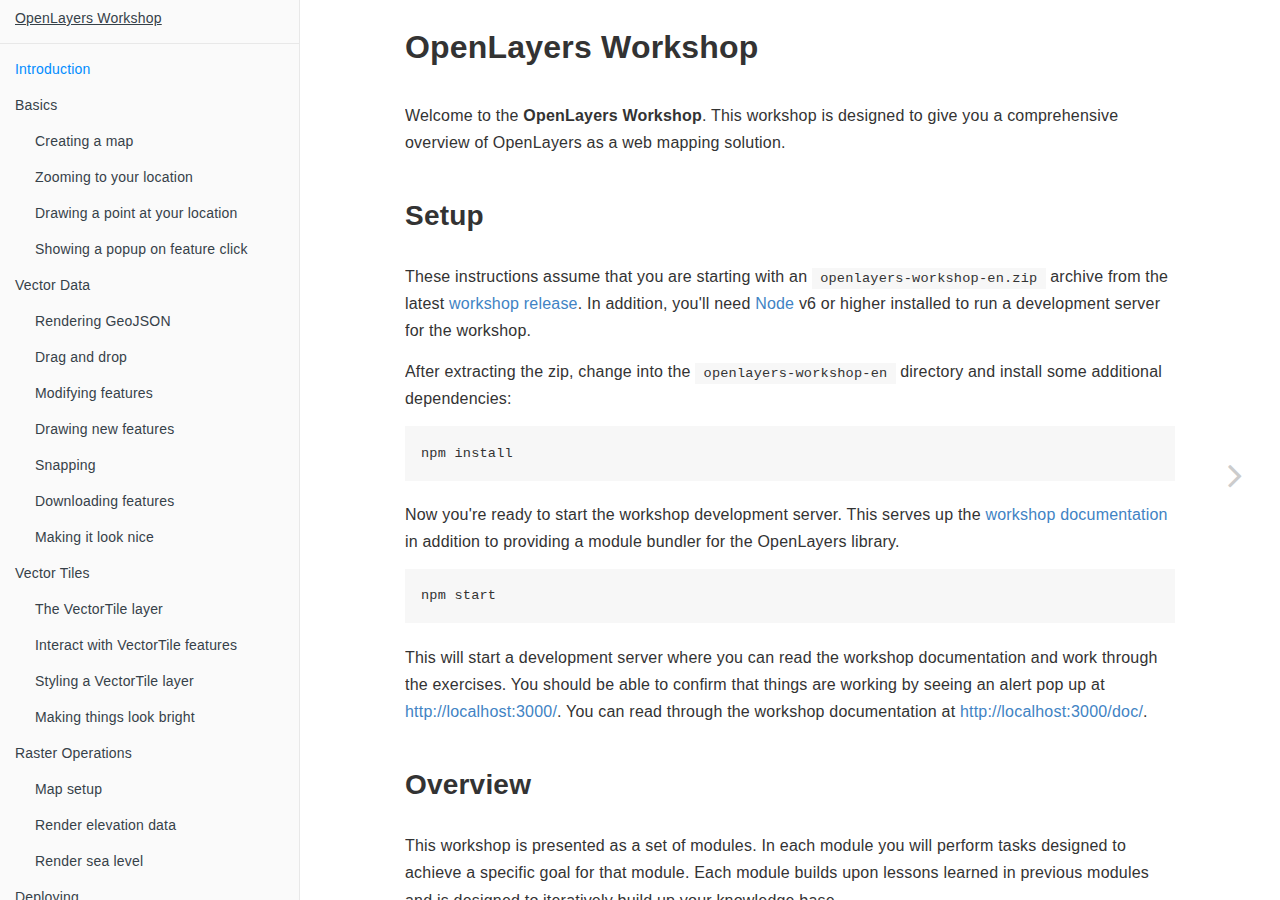
<file: openlayers-workshop-en/doc/index.html>
<!DOCTYPE HTML>
<html lang="en" >
    <head>
        <meta charset="UTF-8">
        <meta content="text/html; charset=utf-8" http-equiv="Content-Type">
        <title>Introduction · GitBook</title>
        <meta http-equiv="X-UA-Compatible" content="IE=edge" />
        <meta name="description" content="">
        <meta name="generator" content="GitBook 3.2.3">
        
        
        
    
    <link rel="stylesheet" href="../gitbook/style.css">

    
            
                
                <link rel="stylesheet" href="../gitbook/gitbook-plugin-image-captions/image-captions.css">
                
            
                
                <link rel="stylesheet" href="../gitbook/gitbook-plugin-highlight/website.css">
                
            
                
                <link rel="stylesheet" href="../gitbook/gitbook-plugin-search/search.css">
                
            
                
                <link rel="stylesheet" href="../gitbook/gitbook-plugin-fontsettings/website.css">
                
            
        

    

    
        
        <link rel="stylesheet" href="style.css">
        
    

        
    
    
    <meta name="HandheldFriendly" content="true"/>
    <meta name="viewport" content="width=device-width, initial-scale=1, user-scalable=no">
    <meta name="apple-mobile-web-app-capable" content="yes">
    <meta name="apple-mobile-web-app-status-bar-style" content="black">
    <link rel="apple-touch-icon-precomposed" sizes="152x152" href="../gitbook/images/apple-touch-icon-precomposed-152.png">
    <link rel="shortcut icon" href="../gitbook/images/favicon.ico" type="image/x-icon">

    
    <link rel="next" href="basics/" />
    
    

    </head>
    <body>
        
<div class="book">
    <div class="book-summary">
        
            
<div id="book-search-input" role="search">
    <input type="text" placeholder="Type to search" />
</div>

            
                <nav role="navigation">
                


<ul class="summary">
    
    
    
        
        <li>
            <a href="/" target="_blank" class="custom-link">OpenLayers Workshop</a>
        </li>
    
    

    
    <li class="divider"></li>
    

    
        
        
    
        <li class="chapter active" data-level="1.1" data-path="./">
            
                <a href="./">
            
                    
                    Introduction
            
                </a>
            

            
        </li>
    
        <li class="chapter " data-level="1.2" data-path="basics/">
            
                <a href="basics/">
            
                    
                    Basics
            
                </a>
            

            
            <ul class="articles">
                
    
        <li class="chapter " data-level="1.2.1" data-path="basics/map.html">
            
                <a href="basics/map.html">
            
                    
                    Creating a map
            
                </a>
            

            
        </li>
    
        <li class="chapter " data-level="1.2.2" data-path="basics/geolocation.html">
            
                <a href="basics/geolocation.html">
            
                    
                    Zooming to your location
            
                </a>
            

            
        </li>
    
        <li class="chapter " data-level="1.2.3" data-path="basics/point-feature.html">
            
                <a href="basics/point-feature.html">
            
                    
                    Drawing a point at your location
            
                </a>
            

            
        </li>
    
        <li class="chapter " data-level="1.2.4" data-path="basics/popup.html">
            
                <a href="basics/popup.html">
            
                    
                    Showing a popup on feature click
            
                </a>
            

            
        </li>
    

            </ul>
            
        </li>
    
        <li class="chapter " data-level="1.3" data-path="vector/">
            
                <a href="vector/">
            
                    
                    Vector Data
            
                </a>
            

            
            <ul class="articles">
                
    
        <li class="chapter " data-level="1.3.1" data-path="vector/geojson.html">
            
                <a href="vector/geojson.html">
            
                    
                    Rendering GeoJSON
            
                </a>
            

            
        </li>
    
        <li class="chapter " data-level="1.3.2" data-path="vector/drag-n-drop.html">
            
                <a href="vector/drag-n-drop.html">
            
                    
                    Drag and drop
            
                </a>
            

            
        </li>
    
        <li class="chapter " data-level="1.3.3" data-path="vector/modify.html">
            
                <a href="vector/modify.html">
            
                    
                    Modifying features
            
                </a>
            

            
        </li>
    
        <li class="chapter " data-level="1.3.4" data-path="vector/draw.html">
            
                <a href="vector/draw.html">
            
                    
                    Drawing new features
            
                </a>
            

            
        </li>
    
        <li class="chapter " data-level="1.3.5" data-path="vector/snap.html">
            
                <a href="vector/snap.html">
            
                    
                    Snapping
            
                </a>
            

            
        </li>
    
        <li class="chapter " data-level="1.3.6" data-path="vector/download.html">
            
                <a href="vector/download.html">
            
                    
                    Downloading features
            
                </a>
            

            
        </li>
    
        <li class="chapter " data-level="1.3.7" data-path="vector/style.html">
            
                <a href="vector/style.html">
            
                    
                    Making it look nice
            
                </a>
            

            
        </li>
    

            </ul>
            
        </li>
    
        <li class="chapter " data-level="1.4" data-path="vectortile/">
            
                <a href="vectortile/">
            
                    
                    Vector Tiles
            
                </a>
            

            
            <ul class="articles">
                
    
        <li class="chapter " data-level="1.4.1" data-path="vectortile/map.html">
            
                <a href="vectortile/map.html">
            
                    
                    The VectorTile layer
            
                </a>
            

            
        </li>
    
        <li class="chapter " data-level="1.4.2" data-path="vectortile/interact.html">
            
                <a href="vectortile/interact.html">
            
                    
                    Interact with VectorTile features
            
                </a>
            

            
        </li>
    
        <li class="chapter " data-level="1.4.3" data-path="vectortile/ugly.html">
            
                <a href="vectortile/ugly.html">
            
                    
                    Styling a VectorTile layer
            
                </a>
            

            
        </li>
    
        <li class="chapter " data-level="1.4.4" data-path="vectortile/bright.html">
            
                <a href="vectortile/bright.html">
            
                    
                    Making things look bright
            
                </a>
            

            
        </li>
    

            </ul>
            
        </li>
    
        <li class="chapter " data-level="1.5" data-path="raster/">
            
                <a href="raster/">
            
                    
                    Raster Operations
            
                </a>
            

            
            <ul class="articles">
                
    
        <li class="chapter " data-level="1.5.1" data-path="raster/map.html">
            
                <a href="raster/map.html">
            
                    
                    Map setup
            
                </a>
            

            
        </li>
    
        <li class="chapter " data-level="1.5.2" data-path="raster/elevation.html">
            
                <a href="raster/elevation.html">
            
                    
                    Render elevation data
            
                </a>
            

            
        </li>
    
        <li class="chapter " data-level="1.5.3" data-path="raster/raster.html">
            
                <a href="raster/raster.html">
            
                    
                    Render sea level
            
                </a>
            

            
        </li>
    

            </ul>
            
        </li>
    
        <li class="chapter " data-level="1.6" data-path="deploying/">
            
                <a href="deploying/">
            
                    
                    Deploying
            
                </a>
            

            
        </li>
    

    

    <li class="divider"></li>

    <li>
        <a href="https://www.gitbook.com" target="blank" class="gitbook-link">
            Published with GitBook
        </a>
    </li>
</ul>


                </nav>
            
        
    </div>

    <div class="book-body">
        
            <div class="body-inner">
                
                    

<div class="book-header" role="navigation">
    

    <!-- Title -->
    <h1>
        <i class="fa fa-circle-o-notch fa-spin"></i>
        <a href="." >Introduction</a>
    </h1>
</div>




                    <div class="page-wrapper" tabindex="-1" role="main">
                        <div class="page-inner">
                            
<div id="book-search-results">
    <div class="search-noresults">
    
                                <section class="normal markdown-section">
                                
                                <h1 id="openlayers-workshop">OpenLayers Workshop</h1>
<p>Welcome to the <strong>OpenLayers Workshop</strong>. This workshop is designed to give you a comprehensive overview of OpenLayers as a web mapping solution.</p>
<h2 id="setup">Setup</h2>
<p>These instructions assume that you are starting with an <code>openlayers-workshop-en.zip</code> archive from the latest <a href="https://github.com/openlayers/workshop/releases" target="_blank">workshop release</a>.  In addition, you&apos;ll need <a href="https://nodejs.org/" target="_blank">Node</a> v6 or higher installed to run a development server for the workshop.</p>
<p>After extracting the zip, change into the <code>openlayers-workshop-en</code> directory and install some additional dependencies:</p>
<pre><code>npm install
</code></pre><p>Now you&apos;re ready to start the workshop development server.  This serves up the <a href="http://localhost:3000/doc/" target="_blank">workshop documentation</a> in addition to providing a module bundler for the OpenLayers library.</p>
<pre><code>npm start
</code></pre><p>This will start a development server where you can read the workshop documentation and work through the exercises.  You should be able to confirm that things are working by seeing an alert pop up at <a href="http://localhost:3000/" target="_blank">http://localhost:3000/</a>.  You can read through the workshop documentation at <a href="http://localhost:3000/doc/" target="_blank">http://localhost:3000/doc/</a>.</p>
<h2 id="overview">Overview</h2>
<p>This workshop is presented as a set of modules.  In each module you will perform tasks designed to achieve a specific goal for that module.  Each module builds upon lessons learned in previous modules and is designed to iteratively build up your knowledge base.</p>
<p>The following modules will be covered in this workshop:</p>
<ul>
<li><a href="basics/">Basics</a> - Learn how to add a map to a webpage.</li>
<li><a href="vector/">Vector Data</a> - Working with vector data.</li>
<li><a href="vectortile/">Vector Tiles</a> - Create beautiful maps with vector tiles.</li>
<li><a href="raster/">Raster Operations</a> - Manipulating pixels with a raster source.</li>
<li><a href="deploying/">Deploying</a> - Building applications for production.</li>
</ul>

                                
                                </section>
                            
    </div>
    <div class="search-results">
        <div class="has-results">
            
            <h1 class="search-results-title"><span class='search-results-count'></span> results matching "<span class='search-query'></span>"</h1>
            <ul class="search-results-list"></ul>
            
        </div>
        <div class="no-results">
            
            <h1 class="search-results-title">No results matching "<span class='search-query'></span>"</h1>
            
        </div>
    </div>
</div>

                        </div>
                    </div>
                
            </div>

            
                
                
                <a href="basics/" class="navigation navigation-next navigation-unique" aria-label="Next page: Basics">
                    <i class="fa fa-angle-right"></i>
                </a>
                
            
        
    </div>

    <script>
        var gitbook = gitbook || [];
        gitbook.push(function() {
            gitbook.page.hasChanged({"page":{"title":"Introduction","level":"1.1","depth":1,"next":{"title":"Basics","level":"1.2","depth":1,"path":"basics/README.md","ref":"basics/README.md","articles":[{"title":"Creating a map","level":"1.2.1","depth":2,"path":"basics/map.md","ref":"basics/map.md","articles":[]},{"title":"Zooming to your location","level":"1.2.2","depth":2,"path":"basics/geolocation.md","ref":"basics/geolocation.md","articles":[]},{"title":"Drawing a point at your location","level":"1.2.3","depth":2,"path":"basics/point-feature.md","ref":"basics/point-feature.md","articles":[]},{"title":"Showing a popup on feature click","level":"1.2.4","depth":2,"path":"basics/popup.md","ref":"basics/popup.md","articles":[]}]},"dir":"ltr"},"config":{"plugins":["image-captions","include","include-codeblock-patched"],"styles":{"website":"style.css"},"pluginsConfig":{"include":{},"search":{},"lunr":{"maxIndexSize":1000000,"ignoreSpecialCharacters":false},"fontsettings":{"theme":"white","family":"sans","size":2},"highlight":{},"include-codeblock-patched":{"check":false,"edit":false,"fixlang":false,"lang":"","template":"default","theme":"chrome","unindent":false},"include-codeblock":{"unindent":true},"sharing":{"facebook":true,"twitter":true,"google":false,"weibo":false,"instapaper":false,"vk":false,"all":["facebook","google","twitter","weibo","instapaper"]},"theme-default":{"styles":{"website":"styles/website.css","pdf":"styles/pdf.css","epub":"styles/epub.css","mobi":"styles/mobi.css","ebook":"styles/ebook.css","print":"styles/print.css"},"showLevel":false},"image-captions":{"caption":"_CAPTION_","variable_name":"_pictures"}},"theme":"default","pdf":{"pageNumbers":true,"fontSize":12,"fontFamily":"Arial","paperSize":"a4","chapterMark":"pagebreak","pageBreaksBefore":"/","margin":{"right":62,"left":62,"top":56,"bottom":56}},"structure":{"langs":"LANGS.md","readme":"README.md","glossary":"GLOSSARY.md","summary":"SUMMARY.md"},"variables":{"workshopUrl":"http://localhost:3000","_pictures":[{"backlink":"basics/map.html#fig1.2.1.1","level":"1.2.1","list_caption":"Figure: A map of the world","alt":"A map of the world","nro":1,"url":"map.png","index":1,"caption_template":"_CAPTION_","label":"A map of the world","attributes":{},"skip":false,"key":"1.2.1.1"},{"backlink":"basics/point-feature.html#fig1.2.3.1","level":"1.2.3","list_caption":"Figure: User location with a marker","alt":"User location with a marker","nro":2,"url":"point-feature.png","index":1,"caption_template":"_CAPTION_","label":"User location with a marker","attributes":{},"skip":false,"key":"1.2.3.1"},{"backlink":"basics/popup.html#fig1.2.4.1","level":"1.2.4","list_caption":"Figure: A map with a popup at our location","alt":"A map with a popup at our location","nro":3,"url":"popup.png","index":1,"caption_template":"_CAPTION_","label":"A map with a popup at our location","attributes":{},"skip":false,"key":"1.2.4.1"},{"backlink":"vector/geojson.html#fig1.3.1.1","level":"1.3.1","list_caption":"Figure: GeoJSON features","alt":"GeoJSON features","nro":4,"url":"geojson.png","index":1,"caption_template":"_CAPTION_","label":"GeoJSON features","attributes":{},"skip":false,"key":"1.3.1.1"},{"backlink":"vector/drag-n-drop.html#fig1.3.2.1","level":"1.3.2","list_caption":"Figure: Drag and drop","alt":"Drag and drop","nro":5,"url":"drag-n-drop.png","index":1,"caption_template":"_CAPTION_","label":"Drag and drop","attributes":{},"skip":false,"key":"1.3.2.1"},{"backlink":"vector/modify.html#fig1.3.3.1","level":"1.3.3","list_caption":"Figure: Modifying features","alt":"Modifying features","nro":6,"url":"modify.png","index":1,"caption_template":"_CAPTION_","label":"Modifying features","attributes":{},"skip":false,"key":"1.3.3.1"},{"backlink":"vector/draw.html#fig1.3.4.1","level":"1.3.4","list_caption":"Figure: A new island nation in the Caribbean","alt":"A new island nation in the Caribbean","nro":7,"url":"draw.png","index":1,"caption_template":"_CAPTION_","label":"A new island nation in the Caribbean","attributes":{},"skip":false,"key":"1.3.4.1"},{"backlink":"vector/snap.html#fig1.3.5.1","level":"1.3.5","list_caption":"Figure: Uniting nations with the snap interaction","alt":"Uniting nations with the snap interaction","nro":8,"url":"snap.png","index":1,"caption_template":"_CAPTION_","label":"Uniting nations with the snap interaction","attributes":{},"skip":false,"key":"1.3.5.1"},{"backlink":"vector/download.html#fig1.3.6.1","level":"1.3.6","list_caption":"Figure: Buttons to clear and download data","alt":"Buttons to clear and download data","nro":9,"url":"download.png","index":1,"caption_template":"_CAPTION_","label":"Buttons to clear and download data","attributes":{},"skip":false,"key":"1.3.6.1"},{"backlink":"vector/style.html#fig1.3.7.1","level":"1.3.7","list_caption":"Figure: Features colored by area","alt":"Features colored by area","nro":10,"url":"style.png","index":1,"caption_template":"_CAPTION_","label":"Features colored by area","attributes":{},"skip":false,"key":"1.3.7.1"},{"backlink":"vectortile/map.html#fig1.4.1.1","level":"1.4.1","list_caption":"Figure: A world map without style","alt":"A world map without style","nro":11,"url":"map.png","index":1,"caption_template":"_CAPTION_","label":"A world map without style","attributes":{},"skip":false,"key":"1.4.1.1"},{"backlink":"vectortile/interact.html#fig1.4.2.1","level":"1.4.2","list_caption":"Figure: Getting feature information","alt":"Getting feature information","nro":12,"url":"interact.png","index":1,"caption_template":"_CAPTION_","label":"Getting feature information","attributes":{},"skip":false,"key":"1.4.2.1"},{"backlink":"vectortile/ugly.html#fig1.4.3.1","level":"1.4.3","list_caption":"Figure: An ugly world map","alt":"An ugly world map","nro":13,"url":"ugly.png","index":1,"caption_template":"_CAPTION_","label":"An ugly world map","attributes":{},"skip":false,"key":"1.4.3.1"},{"backlink":"vectortile/bright.html#fig1.4.4.1","level":"1.4.4","list_caption":"Figure: Ugly style in Maputnik","alt":"Ugly style in Maputnik","nro":14,"url":"maputnik.png","index":1,"caption_template":"_CAPTION_","label":"Ugly style in Maputnik","attributes":{},"skip":false,"key":"1.4.4.1"},{"backlink":"vectortile/bright.html#fig1.4.4.2","level":"1.4.4","list_caption":"Figure: A bright map of Boston","alt":"A bright map of Boston","nro":15,"url":"bright.png","index":2,"caption_template":"_CAPTION_","label":"A bright map of Boston","attributes":{},"skip":false,"key":"1.4.4.2"},{"backlink":"raster/map.html#fig1.5.1.1","level":"1.5.1","list_caption":"Figure: A map of Boston","alt":"A map of Boston","nro":16,"url":"map.png","index":1,"caption_template":"_CAPTION_","label":"A map of Boston","attributes":{},"skip":false,"key":"1.5.1.1"},{"backlink":"raster/elevation.html#fig1.5.2.1","level":"1.5.2","list_caption":"Figure: Terrain-RGB tiles rendered over Boston","alt":"Terrain-RGB tiles rendered over Boston","nro":17,"url":"elevation.png","index":1,"caption_template":"_CAPTION_","label":"Terrain-RGB tiles rendered over Boston","attributes":{},"skip":false,"key":"1.5.2.1"},{"backlink":"raster/raster.html#fig1.5.3.1","level":"1.5.3","list_caption":"Figure: Sea level rise in Boston","alt":"Sea level rise in Boston","nro":18,"url":"raster.png","index":1,"caption_template":"_CAPTION_","label":"Sea level rise in Boston","attributes":{},"skip":false,"key":"1.5.3.1"}]},"language":"en","links":{"sidebar":{"OpenLayers Workshop":"/"}},"gitbook":"*"},"file":{"path":"README.md","mtime":"2018-03-18T20:25:02.560Z","type":"markdown"},"gitbook":{"version":"3.2.3","time":"2018-03-19T11:34:10.264Z"},"basePath":".","book":{"language":"en"}});
        });
    </script>
</div>

        
    <script src="../gitbook/gitbook.js"></script>
    <script src="../gitbook/theme.js"></script>
    
        
        <script src="../gitbook/gitbook-plugin-search/search-engine.js"></script>
        
    
        
        <script src="../gitbook/gitbook-plugin-search/search.js"></script>
        
    
        
        <script src="../gitbook/gitbook-plugin-lunr/lunr.min.js"></script>
        
    
        
        <script src="../gitbook/gitbook-plugin-lunr/search-lunr.js"></script>
        
    
        
        <script src="../gitbook/gitbook-plugin-sharing/buttons.js"></script>
        
    
        
        <script src="../gitbook/gitbook-plugin-fontsettings/fontsettings.js"></script>
        
    

    </body>
</html>
</file>
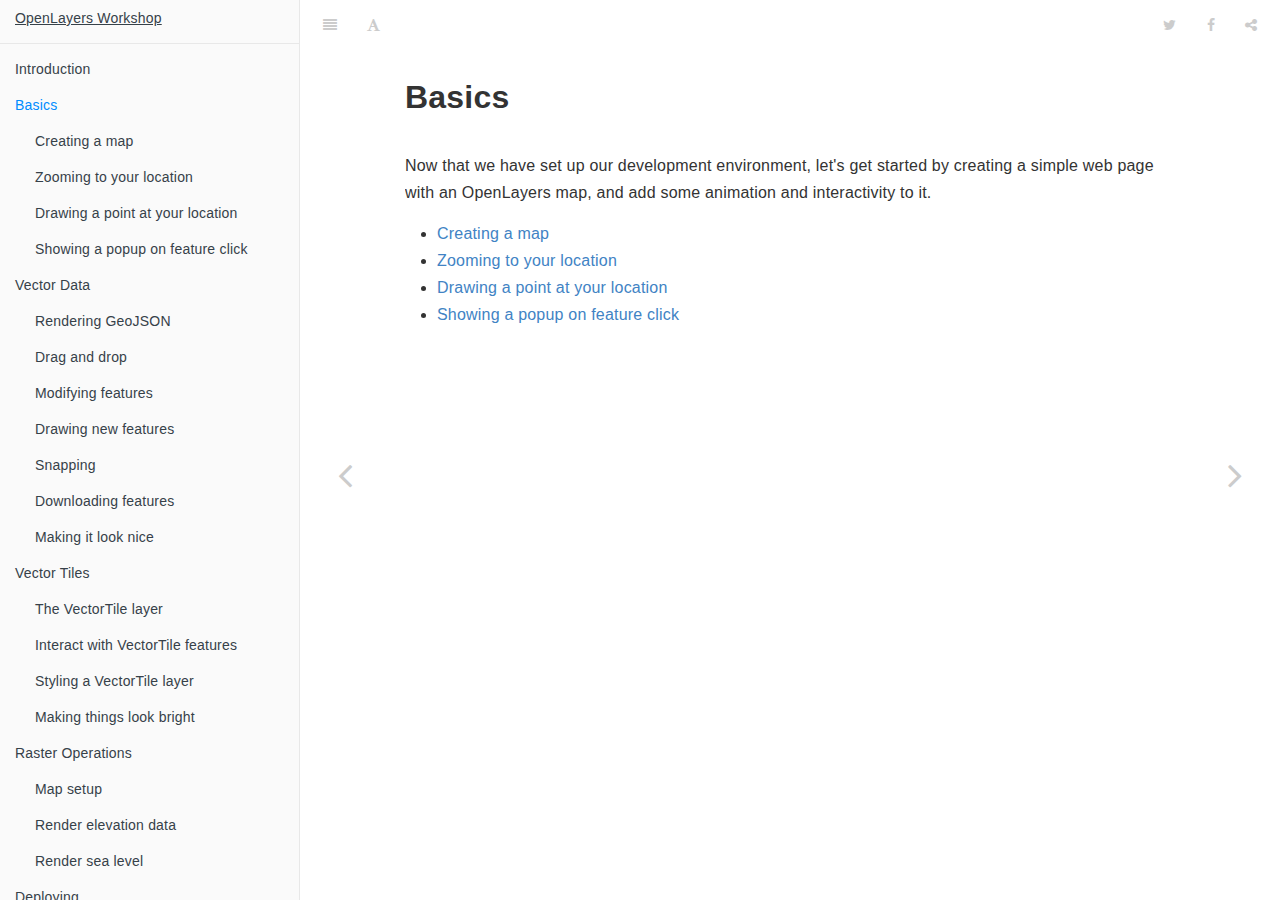
<file: openlayers-workshop-en/doc/basics/index.html>
<!DOCTYPE HTML>
<html lang="en" >
    <head>
        <meta charset="UTF-8">
        <meta content="text/html; charset=utf-8" http-equiv="Content-Type">
        <title>Basics · GitBook</title>
        <meta http-equiv="X-UA-Compatible" content="IE=edge" />
        <meta name="description" content="">
        <meta name="generator" content="GitBook 3.2.3">
        
        
        
    
    <link rel="stylesheet" href="../../gitbook/style.css">

    
            
                
                <link rel="stylesheet" href="../../gitbook/gitbook-plugin-image-captions/image-captions.css">
                
            
                
                <link rel="stylesheet" href="../../gitbook/gitbook-plugin-highlight/website.css">
                
            
                
                <link rel="stylesheet" href="../../gitbook/gitbook-plugin-search/search.css">
                
            
                
                <link rel="stylesheet" href="../../gitbook/gitbook-plugin-fontsettings/website.css">
                
            
        

    

    
        
        <link rel="stylesheet" href="../style.css">
        
    

        
    
    
    <meta name="HandheldFriendly" content="true"/>
    <meta name="viewport" content="width=device-width, initial-scale=1, user-scalable=no">
    <meta name="apple-mobile-web-app-capable" content="yes">
    <meta name="apple-mobile-web-app-status-bar-style" content="black">
    <link rel="apple-touch-icon-precomposed" sizes="152x152" href="../../gitbook/images/apple-touch-icon-precomposed-152.png">
    <link rel="shortcut icon" href="../../gitbook/images/favicon.ico" type="image/x-icon">

    
    <link rel="next" href="map.html" />
    
    
    <link rel="prev" href="../" />
    

    </head>
    <body>
        
<div class="book">
    <div class="book-summary">
        
            
<div id="book-search-input" role="search">
    <input type="text" placeholder="Type to search" />
</div>

            
                <nav role="navigation">
                


<ul class="summary">
    
    
    
        
        <li>
            <a href="/" target="_blank" class="custom-link">OpenLayers Workshop</a>
        </li>
    
    

    
    <li class="divider"></li>
    

    
        
        
    
        <li class="chapter " data-level="1.1" data-path="../">
            
                <a href="../">
            
                    
                    Introduction
            
                </a>
            

            
        </li>
    
        <li class="chapter active" data-level="1.2" data-path="./">
            
                <a href="./">
            
                    
                    Basics
            
                </a>
            

            
            <ul class="articles">
                
    
        <li class="chapter " data-level="1.2.1" data-path="map.html">
            
                <a href="map.html">
            
                    
                    Creating a map
            
                </a>
            

            
        </li>
    
        <li class="chapter " data-level="1.2.2" data-path="geolocation.html">
            
                <a href="geolocation.html">
            
                    
                    Zooming to your location
            
                </a>
            

            
        </li>
    
        <li class="chapter " data-level="1.2.3" data-path="point-feature.html">
            
                <a href="point-feature.html">
            
                    
                    Drawing a point at your location
            
                </a>
            

            
        </li>
    
        <li class="chapter " data-level="1.2.4" data-path="popup.html">
            
                <a href="popup.html">
            
                    
                    Showing a popup on feature click
            
                </a>
            

            
        </li>
    

            </ul>
            
        </li>
    
        <li class="chapter " data-level="1.3" data-path="../vector/">
            
                <a href="../vector/">
            
                    
                    Vector Data
            
                </a>
            

            
            <ul class="articles">
                
    
        <li class="chapter " data-level="1.3.1" data-path="../vector/geojson.html">
            
                <a href="../vector/geojson.html">
            
                    
                    Rendering GeoJSON
            
                </a>
            

            
        </li>
    
        <li class="chapter " data-level="1.3.2" data-path="../vector/drag-n-drop.html">
            
                <a href="../vector/drag-n-drop.html">
            
                    
                    Drag and drop
            
                </a>
            

            
        </li>
    
        <li class="chapter " data-level="1.3.3" data-path="../vector/modify.html">
            
                <a href="../vector/modify.html">
            
                    
                    Modifying features
            
                </a>
            

            
        </li>
    
        <li class="chapter " data-level="1.3.4" data-path="../vector/draw.html">
            
                <a href="../vector/draw.html">
            
                    
                    Drawing new features
            
                </a>
            

            
        </li>
    
        <li class="chapter " data-level="1.3.5" data-path="../vector/snap.html">
            
                <a href="../vector/snap.html">
            
                    
                    Snapping
            
                </a>
            

            
        </li>
    
        <li class="chapter " data-level="1.3.6" data-path="../vector/download.html">
            
                <a href="../vector/download.html">
            
                    
                    Downloading features
            
                </a>
            

            
        </li>
    
        <li class="chapter " data-level="1.3.7" data-path="../vector/style.html">
            
                <a href="../vector/style.html">
            
                    
                    Making it look nice
            
                </a>
            

            
        </li>
    

            </ul>
            
        </li>
    
        <li class="chapter " data-level="1.4" data-path="../vectortile/">
            
                <a href="../vectortile/">
            
                    
                    Vector Tiles
            
                </a>
            

            
            <ul class="articles">
                
    
        <li class="chapter " data-level="1.4.1" data-path="../vectortile/map.html">
            
                <a href="../vectortile/map.html">
            
                    
                    The VectorTile layer
            
                </a>
            

            
        </li>
    
        <li class="chapter " data-level="1.4.2" data-path="../vectortile/interact.html">
            
                <a href="../vectortile/interact.html">
            
                    
                    Interact with VectorTile features
            
                </a>
            

            
        </li>
    
        <li class="chapter " data-level="1.4.3" data-path="../vectortile/ugly.html">
            
                <a href="../vectortile/ugly.html">
            
                    
                    Styling a VectorTile layer
            
                </a>
            

            
        </li>
    
        <li class="chapter " data-level="1.4.4" data-path="../vectortile/bright.html">
            
                <a href="../vectortile/bright.html">
            
                    
                    Making things look bright
            
                </a>
            

            
        </li>
    

            </ul>
            
        </li>
    
        <li class="chapter " data-level="1.5" data-path="../raster/">
            
                <a href="../raster/">
            
                    
                    Raster Operations
            
                </a>
            

            
            <ul class="articles">
                
    
        <li class="chapter " data-level="1.5.1" data-path="../raster/map.html">
            
                <a href="../raster/map.html">
            
                    
                    Map setup
            
                </a>
            

            
        </li>
    
        <li class="chapter " data-level="1.5.2" data-path="../raster/elevation.html">
            
                <a href="../raster/elevation.html">
            
                    
                    Render elevation data
            
                </a>
            

            
        </li>
    
        <li class="chapter " data-level="1.5.3" data-path="../raster/raster.html">
            
                <a href="../raster/raster.html">
            
                    
                    Render sea level
            
                </a>
            

            
        </li>
    

            </ul>
            
        </li>
    
        <li class="chapter " data-level="1.6" data-path="../deploying/">
            
                <a href="../deploying/">
            
                    
                    Deploying
            
                </a>
            

            
        </li>
    

    

    <li class="divider"></li>

    <li>
        <a href="https://www.gitbook.com" target="blank" class="gitbook-link">
            Published with GitBook
        </a>
    </li>
</ul>


                </nav>
            
        
    </div>

    <div class="book-body">
        
            <div class="body-inner">
                
                    

<div class="book-header" role="navigation">
    

    <!-- Title -->
    <h1>
        <i class="fa fa-circle-o-notch fa-spin"></i>
        <a href=".." >Basics</a>
    </h1>
</div>




                    <div class="page-wrapper" tabindex="-1" role="main">
                        <div class="page-inner">
                            
<div id="book-search-results">
    <div class="search-noresults">
    
                                <section class="normal markdown-section">
                                
                                <h1 id="basics">Basics</h1>
<p>Now that we have set up our development environment, let&apos;s get started by creating a simple web page with an  OpenLayers map, and add some animation and interactivity to it.</p>
<ul>
<li><a href="map.html">Creating a map</a></li>
<li><a href="geolocation.html">Zooming to your location</a></li>
<li><a href="point-feature.html">Drawing a point at your location</a></li>
<li><a href="popup.html">Showing a popup on feature click</a></li>
</ul>

                                
                                </section>
                            
    </div>
    <div class="search-results">
        <div class="has-results">
            
            <h1 class="search-results-title"><span class='search-results-count'></span> results matching "<span class='search-query'></span>"</h1>
            <ul class="search-results-list"></ul>
            
        </div>
        <div class="no-results">
            
            <h1 class="search-results-title">No results matching "<span class='search-query'></span>"</h1>
            
        </div>
    </div>
</div>

                        </div>
                    </div>
                
            </div>

            
                
                <a href="../" class="navigation navigation-prev " aria-label="Previous page: Introduction">
                    <i class="fa fa-angle-left"></i>
                </a>
                
                
                <a href="map.html" class="navigation navigation-next " aria-label="Next page: Creating a map">
                    <i class="fa fa-angle-right"></i>
                </a>
                
            
        
    </div>

    <script>
        var gitbook = gitbook || [];
        gitbook.push(function() {
            gitbook.page.hasChanged({"page":{"title":"Basics","level":"1.2","depth":1,"next":{"title":"Creating a map","level":"1.2.1","depth":2,"path":"basics/map.md","ref":"basics/map.md","articles":[]},"previous":{"title":"Introduction","level":"1.1","depth":1,"path":"README.md","ref":"README.md","articles":[]},"dir":"ltr"},"config":{"plugins":["image-captions","include","include-codeblock-patched"],"styles":{"website":"style.css"},"pluginsConfig":{"include":{},"search":{},"lunr":{"maxIndexSize":1000000,"ignoreSpecialCharacters":false},"fontsettings":{"theme":"white","family":"sans","size":2},"highlight":{},"include-codeblock-patched":{"check":false,"edit":false,"fixlang":false,"lang":"","template":"default","theme":"chrome","unindent":false},"include-codeblock":{"unindent":true},"sharing":{"facebook":true,"twitter":true,"google":false,"weibo":false,"instapaper":false,"vk":false,"all":["facebook","google","twitter","weibo","instapaper"]},"theme-default":{"styles":{"website":"styles/website.css","pdf":"styles/pdf.css","epub":"styles/epub.css","mobi":"styles/mobi.css","ebook":"styles/ebook.css","print":"styles/print.css"},"showLevel":false},"image-captions":{"caption":"_CAPTION_","variable_name":"_pictures"}},"theme":"default","pdf":{"pageNumbers":true,"fontSize":12,"fontFamily":"Arial","paperSize":"a4","chapterMark":"pagebreak","pageBreaksBefore":"/","margin":{"right":62,"left":62,"top":56,"bottom":56}},"structure":{"langs":"LANGS.md","readme":"README.md","glossary":"GLOSSARY.md","summary":"SUMMARY.md"},"variables":{"workshopUrl":"http://localhost:3000","_pictures":[{"backlink":"basics/map.html#fig1.2.1.1","level":"1.2.1","list_caption":"Figure: A map of the world","alt":"A map of the world","nro":1,"url":"map.png","index":1,"caption_template":"_CAPTION_","label":"A map of the world","attributes":{},"skip":false,"key":"1.2.1.1"},{"backlink":"basics/point-feature.html#fig1.2.3.1","level":"1.2.3","list_caption":"Figure: User location with a marker","alt":"User location with a marker","nro":2,"url":"point-feature.png","index":1,"caption_template":"_CAPTION_","label":"User location with a marker","attributes":{},"skip":false,"key":"1.2.3.1"},{"backlink":"basics/popup.html#fig1.2.4.1","level":"1.2.4","list_caption":"Figure: A map with a popup at our location","alt":"A map with a popup at our location","nro":3,"url":"popup.png","index":1,"caption_template":"_CAPTION_","label":"A map with a popup at our location","attributes":{},"skip":false,"key":"1.2.4.1"},{"backlink":"vector/geojson.html#fig1.3.1.1","level":"1.3.1","list_caption":"Figure: GeoJSON features","alt":"GeoJSON features","nro":4,"url":"geojson.png","index":1,"caption_template":"_CAPTION_","label":"GeoJSON features","attributes":{},"skip":false,"key":"1.3.1.1"},{"backlink":"vector/drag-n-drop.html#fig1.3.2.1","level":"1.3.2","list_caption":"Figure: Drag and drop","alt":"Drag and drop","nro":5,"url":"drag-n-drop.png","index":1,"caption_template":"_CAPTION_","label":"Drag and drop","attributes":{},"skip":false,"key":"1.3.2.1"},{"backlink":"vector/modify.html#fig1.3.3.1","level":"1.3.3","list_caption":"Figure: Modifying features","alt":"Modifying features","nro":6,"url":"modify.png","index":1,"caption_template":"_CAPTION_","label":"Modifying features","attributes":{},"skip":false,"key":"1.3.3.1"},{"backlink":"vector/draw.html#fig1.3.4.1","level":"1.3.4","list_caption":"Figure: A new island nation in the Caribbean","alt":"A new island nation in the Caribbean","nro":7,"url":"draw.png","index":1,"caption_template":"_CAPTION_","label":"A new island nation in the Caribbean","attributes":{},"skip":false,"key":"1.3.4.1"},{"backlink":"vector/snap.html#fig1.3.5.1","level":"1.3.5","list_caption":"Figure: Uniting nations with the snap interaction","alt":"Uniting nations with the snap interaction","nro":8,"url":"snap.png","index":1,"caption_template":"_CAPTION_","label":"Uniting nations with the snap interaction","attributes":{},"skip":false,"key":"1.3.5.1"},{"backlink":"vector/download.html#fig1.3.6.1","level":"1.3.6","list_caption":"Figure: Buttons to clear and download data","alt":"Buttons to clear and download data","nro":9,"url":"download.png","index":1,"caption_template":"_CAPTION_","label":"Buttons to clear and download data","attributes":{},"skip":false,"key":"1.3.6.1"},{"backlink":"vector/style.html#fig1.3.7.1","level":"1.3.7","list_caption":"Figure: Features colored by area","alt":"Features colored by area","nro":10,"url":"style.png","index":1,"caption_template":"_CAPTION_","label":"Features colored by area","attributes":{},"skip":false,"key":"1.3.7.1"},{"backlink":"vectortile/map.html#fig1.4.1.1","level":"1.4.1","list_caption":"Figure: A world map without style","alt":"A world map without style","nro":11,"url":"map.png","index":1,"caption_template":"_CAPTION_","label":"A world map without style","attributes":{},"skip":false,"key":"1.4.1.1"},{"backlink":"vectortile/interact.html#fig1.4.2.1","level":"1.4.2","list_caption":"Figure: Getting feature information","alt":"Getting feature information","nro":12,"url":"interact.png","index":1,"caption_template":"_CAPTION_","label":"Getting feature information","attributes":{},"skip":false,"key":"1.4.2.1"},{"backlink":"vectortile/ugly.html#fig1.4.3.1","level":"1.4.3","list_caption":"Figure: An ugly world map","alt":"An ugly world map","nro":13,"url":"ugly.png","index":1,"caption_template":"_CAPTION_","label":"An ugly world map","attributes":{},"skip":false,"key":"1.4.3.1"},{"backlink":"vectortile/bright.html#fig1.4.4.1","level":"1.4.4","list_caption":"Figure: Ugly style in Maputnik","alt":"Ugly style in Maputnik","nro":14,"url":"maputnik.png","index":1,"caption_template":"_CAPTION_","label":"Ugly style in Maputnik","attributes":{},"skip":false,"key":"1.4.4.1"},{"backlink":"vectortile/bright.html#fig1.4.4.2","level":"1.4.4","list_caption":"Figure: A bright map of Boston","alt":"A bright map of Boston","nro":15,"url":"bright.png","index":2,"caption_template":"_CAPTION_","label":"A bright map of Boston","attributes":{},"skip":false,"key":"1.4.4.2"},{"backlink":"raster/map.html#fig1.5.1.1","level":"1.5.1","list_caption":"Figure: A map of Boston","alt":"A map of Boston","nro":16,"url":"map.png","index":1,"caption_template":"_CAPTION_","label":"A map of Boston","attributes":{},"skip":false,"key":"1.5.1.1"},{"backlink":"raster/elevation.html#fig1.5.2.1","level":"1.5.2","list_caption":"Figure: Terrain-RGB tiles rendered over Boston","alt":"Terrain-RGB tiles rendered over Boston","nro":17,"url":"elevation.png","index":1,"caption_template":"_CAPTION_","label":"Terrain-RGB tiles rendered over Boston","attributes":{},"skip":false,"key":"1.5.2.1"},{"backlink":"raster/raster.html#fig1.5.3.1","level":"1.5.3","list_caption":"Figure: Sea level rise in Boston","alt":"Sea level rise in Boston","nro":18,"url":"raster.png","index":1,"caption_template":"_CAPTION_","label":"Sea level rise in Boston","attributes":{},"skip":false,"key":"1.5.3.1"}]},"language":"en","links":{"sidebar":{"OpenLayers Workshop":"/"}},"gitbook":"*"},"file":{"path":"basics/README.md","mtime":"2018-03-18T20:25:02.560Z","type":"markdown"},"gitbook":{"version":"3.2.3","time":"2018-03-19T11:34:10.264Z"},"basePath":"..","book":{"language":"en"}});
        });
    </script>
</div>

        
    <script src="../../gitbook/gitbook.js"></script>
    <script src="../../gitbook/theme.js"></script>
    
        
        <script src="../../gitbook/gitbook-plugin-search/search-engine.js"></script>
        
    
        
        <script src="../../gitbook/gitbook-plugin-search/search.js"></script>
        
    
        
        <script src="../../gitbook/gitbook-plugin-lunr/lunr.min.js"></script>
        
    
        
        <script src="../../gitbook/gitbook-plugin-lunr/search-lunr.js"></script>
        
    
        
        <script src="../../gitbook/gitbook-plugin-sharing/buttons.js"></script>
        
    
        
        <script src="../../gitbook/gitbook-plugin-fontsettings/fontsettings.js"></script>
        
    

    </body>
</html>
</file>
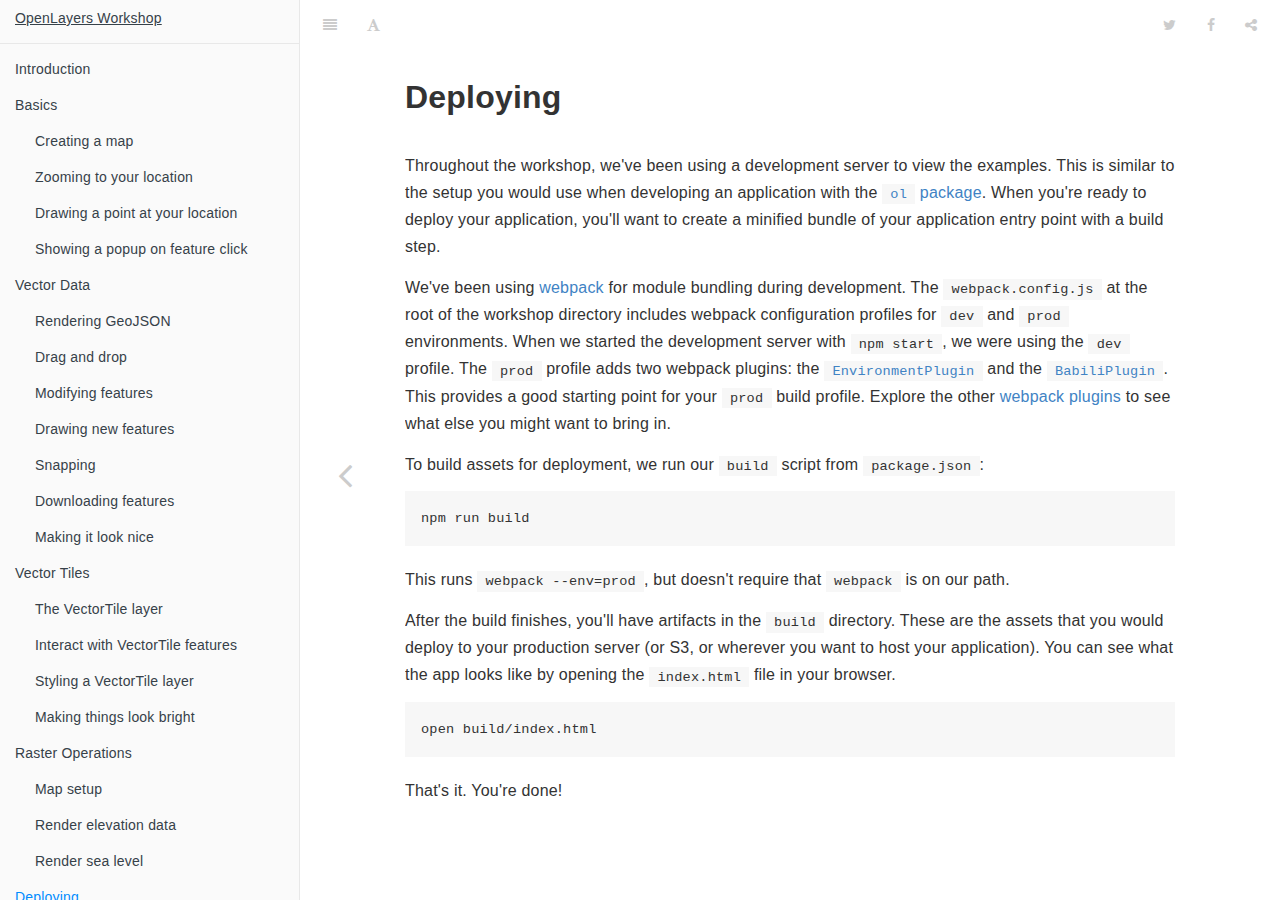
<file: openlayers-workshop-en/doc/deploying/index.html>
<!DOCTYPE HTML>
<html lang="en" >
    <head>
        <meta charset="UTF-8">
        <meta content="text/html; charset=utf-8" http-equiv="Content-Type">
        <title>Deploying · GitBook</title>
        <meta http-equiv="X-UA-Compatible" content="IE=edge" />
        <meta name="description" content="">
        <meta name="generator" content="GitBook 3.2.3">
        
        
        
    
    <link rel="stylesheet" href="../../gitbook/style.css">

    
            
                
                <link rel="stylesheet" href="../../gitbook/gitbook-plugin-image-captions/image-captions.css">
                
            
                
                <link rel="stylesheet" href="../../gitbook/gitbook-plugin-highlight/website.css">
                
            
                
                <link rel="stylesheet" href="../../gitbook/gitbook-plugin-search/search.css">
                
            
                
                <link rel="stylesheet" href="../../gitbook/gitbook-plugin-fontsettings/website.css">
                
            
        

    

    
        
        <link rel="stylesheet" href="../style.css">
        
    

        
    
    
    <meta name="HandheldFriendly" content="true"/>
    <meta name="viewport" content="width=device-width, initial-scale=1, user-scalable=no">
    <meta name="apple-mobile-web-app-capable" content="yes">
    <meta name="apple-mobile-web-app-status-bar-style" content="black">
    <link rel="apple-touch-icon-precomposed" sizes="152x152" href="../../gitbook/images/apple-touch-icon-precomposed-152.png">
    <link rel="shortcut icon" href="../../gitbook/images/favicon.ico" type="image/x-icon">

    
    
    <link rel="prev" href="../raster/raster.html" />
    

    </head>
    <body>
        
<div class="book">
    <div class="book-summary">
        
            
<div id="book-search-input" role="search">
    <input type="text" placeholder="Type to search" />
</div>

            
                <nav role="navigation">
                


<ul class="summary">
    
    
    
        
        <li>
            <a href="/" target="_blank" class="custom-link">OpenLayers Workshop</a>
        </li>
    
    

    
    <li class="divider"></li>
    

    
        
        
    
        <li class="chapter " data-level="1.1" data-path="../">
            
                <a href="../">
            
                    
                    Introduction
            
                </a>
            

            
        </li>
    
        <li class="chapter " data-level="1.2" data-path="../basics/">
            
                <a href="../basics/">
            
                    
                    Basics
            
                </a>
            

            
            <ul class="articles">
                
    
        <li class="chapter " data-level="1.2.1" data-path="../basics/map.html">
            
                <a href="../basics/map.html">
            
                    
                    Creating a map
            
                </a>
            

            
        </li>
    
        <li class="chapter " data-level="1.2.2" data-path="../basics/geolocation.html">
            
                <a href="../basics/geolocation.html">
            
                    
                    Zooming to your location
            
                </a>
            

            
        </li>
    
        <li class="chapter " data-level="1.2.3" data-path="../basics/point-feature.html">
            
                <a href="../basics/point-feature.html">
            
                    
                    Drawing a point at your location
            
                </a>
            

            
        </li>
    
        <li class="chapter " data-level="1.2.4" data-path="../basics/popup.html">
            
                <a href="../basics/popup.html">
            
                    
                    Showing a popup on feature click
            
                </a>
            

            
        </li>
    

            </ul>
            
        </li>
    
        <li class="chapter " data-level="1.3" data-path="../vector/">
            
                <a href="../vector/">
            
                    
                    Vector Data
            
                </a>
            

            
            <ul class="articles">
                
    
        <li class="chapter " data-level="1.3.1" data-path="../vector/geojson.html">
            
                <a href="../vector/geojson.html">
            
                    
                    Rendering GeoJSON
            
                </a>
            

            
        </li>
    
        <li class="chapter " data-level="1.3.2" data-path="../vector/drag-n-drop.html">
            
                <a href="../vector/drag-n-drop.html">
            
                    
                    Drag and drop
            
                </a>
            

            
        </li>
    
        <li class="chapter " data-level="1.3.3" data-path="../vector/modify.html">
            
                <a href="../vector/modify.html">
            
                    
                    Modifying features
            
                </a>
            

            
        </li>
    
        <li class="chapter " data-level="1.3.4" data-path="../vector/draw.html">
            
                <a href="../vector/draw.html">
            
                    
                    Drawing new features
            
                </a>
            

            
        </li>
    
        <li class="chapter " data-level="1.3.5" data-path="../vector/snap.html">
            
                <a href="../vector/snap.html">
            
                    
                    Snapping
            
                </a>
            

            
        </li>
    
        <li class="chapter " data-level="1.3.6" data-path="../vector/download.html">
            
                <a href="../vector/download.html">
            
                    
                    Downloading features
            
                </a>
            

            
        </li>
    
        <li class="chapter " data-level="1.3.7" data-path="../vector/style.html">
            
                <a href="../vector/style.html">
            
                    
                    Making it look nice
            
                </a>
            

            
        </li>
    

            </ul>
            
        </li>
    
        <li class="chapter " data-level="1.4" data-path="../vectortile/">
            
                <a href="../vectortile/">
            
                    
                    Vector Tiles
            
                </a>
            

            
            <ul class="articles">
                
    
        <li class="chapter " data-level="1.4.1" data-path="../vectortile/map.html">
            
                <a href="../vectortile/map.html">
            
                    
                    The VectorTile layer
            
                </a>
            

            
        </li>
    
        <li class="chapter " data-level="1.4.2" data-path="../vectortile/interact.html">
            
                <a href="../vectortile/interact.html">
            
                    
                    Interact with VectorTile features
            
                </a>
            

            
        </li>
    
        <li class="chapter " data-level="1.4.3" data-path="../vectortile/ugly.html">
            
                <a href="../vectortile/ugly.html">
            
                    
                    Styling a VectorTile layer
            
                </a>
            

            
        </li>
    
        <li class="chapter " data-level="1.4.4" data-path="../vectortile/bright.html">
            
                <a href="../vectortile/bright.html">
            
                    
                    Making things look bright
            
                </a>
            

            
        </li>
    

            </ul>
            
        </li>
    
        <li class="chapter " data-level="1.5" data-path="../raster/">
            
                <a href="../raster/">
            
                    
                    Raster Operations
            
                </a>
            

            
            <ul class="articles">
                
    
        <li class="chapter " data-level="1.5.1" data-path="../raster/map.html">
            
                <a href="../raster/map.html">
            
                    
                    Map setup
            
                </a>
            

            
        </li>
    
        <li class="chapter " data-level="1.5.2" data-path="../raster/elevation.html">
            
                <a href="../raster/elevation.html">
            
                    
                    Render elevation data
            
                </a>
            

            
        </li>
    
        <li class="chapter " data-level="1.5.3" data-path="../raster/raster.html">
            
                <a href="../raster/raster.html">
            
                    
                    Render sea level
            
                </a>
            

            
        </li>
    

            </ul>
            
        </li>
    
        <li class="chapter active" data-level="1.6" data-path="./">
            
                <a href="./">
            
                    
                    Deploying
            
                </a>
            

            
        </li>
    

    

    <li class="divider"></li>

    <li>
        <a href="https://www.gitbook.com" target="blank" class="gitbook-link">
            Published with GitBook
        </a>
    </li>
</ul>


                </nav>
            
        
    </div>

    <div class="book-body">
        
            <div class="body-inner">
                
                    

<div class="book-header" role="navigation">
    

    <!-- Title -->
    <h1>
        <i class="fa fa-circle-o-notch fa-spin"></i>
        <a href=".." >Deploying</a>
    </h1>
</div>




                    <div class="page-wrapper" tabindex="-1" role="main">
                        <div class="page-inner">
                            
<div id="book-search-results">
    <div class="search-noresults">
    
                                <section class="normal markdown-section">
                                
                                <h1 id="deploying">Deploying</h1>
<p>Throughout the workshop, we&apos;ve been using a development server to view the examples.  This is similar to the setup you would use when developing an application with the <a href="https://www.npmjs.com/package/ol" target="_blank"><code>ol</code> package</a>.  When you&apos;re ready to deploy your application, you&apos;ll want to create a minified bundle of your application entry point with a build step.</p>
<p>We&apos;ve been using <a href="https://webpack.js.org/" target="_blank">webpack</a> for module bundling during development.  The <code>webpack.config.js</code> at the root of the workshop directory includes webpack configuration profiles for <code>dev</code> and <code>prod</code> environments.  When we started the development server with <code>npm start</code>, we were using the <code>dev</code> profile.  The <code>prod</code> profile adds two webpack plugins: the <a href="https://webpack.js.org/plugins/environment-plugin/" target="_blank"><code>EnvironmentPlugin</code></a> and the <a href="https://github.com/webpack-contrib/babel-minify-webpack-plugin" target="_blank"><code>BabiliPlugin</code></a>.  This provides a good starting point for your <code>prod</code> build profile.  Explore the other <a href="https://webpack.js.org/plugins/" target="_blank">webpack plugins</a> to see what else you might want to bring in.</p>
<p>To build assets for deployment, we run our <code>build</code> script from <code>package.json</code>:</p>
<pre><code>npm run build
</code></pre><p>This runs <code>webpack --env=prod</code>, but doesn&apos;t require that <code>webpack</code> is on our path.</p>
<p>After the build finishes, you&apos;ll have artifacts in the <code>build</code> directory.  These are the assets that you would deploy to your production server (or S3, or wherever you want to host your application).  You can see what the app looks like by opening the <code>index.html</code> file in your browser.</p>
<pre><code>open build/index.html
</code></pre><p>That&apos;s it.  You&apos;re done!</p>

                                
                                </section>
                            
    </div>
    <div class="search-results">
        <div class="has-results">
            
            <h1 class="search-results-title"><span class='search-results-count'></span> results matching "<span class='search-query'></span>"</h1>
            <ul class="search-results-list"></ul>
            
        </div>
        <div class="no-results">
            
            <h1 class="search-results-title">No results matching "<span class='search-query'></span>"</h1>
            
        </div>
    </div>
</div>

                        </div>
                    </div>
                
            </div>

            
                
                <a href="../raster/raster.html" class="navigation navigation-prev navigation-unique" aria-label="Previous page: Render sea level">
                    <i class="fa fa-angle-left"></i>
                </a>
                
                
            
        
    </div>

    <script>
        var gitbook = gitbook || [];
        gitbook.push(function() {
            gitbook.page.hasChanged({"page":{"title":"Deploying","level":"1.6","depth":1,"previous":{"title":"Render sea level","level":"1.5.3","depth":2,"path":"raster/raster.md","ref":"raster/raster.md","articles":[]},"dir":"ltr"},"config":{"plugins":["image-captions","include","include-codeblock-patched"],"styles":{"website":"style.css"},"pluginsConfig":{"include":{},"search":{},"lunr":{"maxIndexSize":1000000,"ignoreSpecialCharacters":false},"fontsettings":{"theme":"white","family":"sans","size":2},"highlight":{},"include-codeblock-patched":{"check":false,"edit":false,"fixlang":false,"lang":"","template":"default","theme":"chrome","unindent":false},"include-codeblock":{"unindent":true},"sharing":{"facebook":true,"twitter":true,"google":false,"weibo":false,"instapaper":false,"vk":false,"all":["facebook","google","twitter","weibo","instapaper"]},"theme-default":{"styles":{"website":"styles/website.css","pdf":"styles/pdf.css","epub":"styles/epub.css","mobi":"styles/mobi.css","ebook":"styles/ebook.css","print":"styles/print.css"},"showLevel":false},"image-captions":{"caption":"_CAPTION_","variable_name":"_pictures"}},"theme":"default","pdf":{"pageNumbers":true,"fontSize":12,"fontFamily":"Arial","paperSize":"a4","chapterMark":"pagebreak","pageBreaksBefore":"/","margin":{"right":62,"left":62,"top":56,"bottom":56}},"structure":{"langs":"LANGS.md","readme":"README.md","glossary":"GLOSSARY.md","summary":"SUMMARY.md"},"variables":{"workshopUrl":"http://localhost:3000","_pictures":[{"backlink":"basics/map.html#fig1.2.1.1","level":"1.2.1","list_caption":"Figure: A map of the world","alt":"A map of the world","nro":1,"url":"map.png","index":1,"caption_template":"_CAPTION_","label":"A map of the world","attributes":{},"skip":false,"key":"1.2.1.1"},{"backlink":"basics/point-feature.html#fig1.2.3.1","level":"1.2.3","list_caption":"Figure: User location with a marker","alt":"User location with a marker","nro":2,"url":"point-feature.png","index":1,"caption_template":"_CAPTION_","label":"User location with a marker","attributes":{},"skip":false,"key":"1.2.3.1"},{"backlink":"basics/popup.html#fig1.2.4.1","level":"1.2.4","list_caption":"Figure: A map with a popup at our location","alt":"A map with a popup at our location","nro":3,"url":"popup.png","index":1,"caption_template":"_CAPTION_","label":"A map with a popup at our location","attributes":{},"skip":false,"key":"1.2.4.1"},{"backlink":"vector/geojson.html#fig1.3.1.1","level":"1.3.1","list_caption":"Figure: GeoJSON features","alt":"GeoJSON features","nro":4,"url":"geojson.png","index":1,"caption_template":"_CAPTION_","label":"GeoJSON features","attributes":{},"skip":false,"key":"1.3.1.1"},{"backlink":"vector/drag-n-drop.html#fig1.3.2.1","level":"1.3.2","list_caption":"Figure: Drag and drop","alt":"Drag and drop","nro":5,"url":"drag-n-drop.png","index":1,"caption_template":"_CAPTION_","label":"Drag and drop","attributes":{},"skip":false,"key":"1.3.2.1"},{"backlink":"vector/modify.html#fig1.3.3.1","level":"1.3.3","list_caption":"Figure: Modifying features","alt":"Modifying features","nro":6,"url":"modify.png","index":1,"caption_template":"_CAPTION_","label":"Modifying features","attributes":{},"skip":false,"key":"1.3.3.1"},{"backlink":"vector/draw.html#fig1.3.4.1","level":"1.3.4","list_caption":"Figure: A new island nation in the Caribbean","alt":"A new island nation in the Caribbean","nro":7,"url":"draw.png","index":1,"caption_template":"_CAPTION_","label":"A new island nation in the Caribbean","attributes":{},"skip":false,"key":"1.3.4.1"},{"backlink":"vector/snap.html#fig1.3.5.1","level":"1.3.5","list_caption":"Figure: Uniting nations with the snap interaction","alt":"Uniting nations with the snap interaction","nro":8,"url":"snap.png","index":1,"caption_template":"_CAPTION_","label":"Uniting nations with the snap interaction","attributes":{},"skip":false,"key":"1.3.5.1"},{"backlink":"vector/download.html#fig1.3.6.1","level":"1.3.6","list_caption":"Figure: Buttons to clear and download data","alt":"Buttons to clear and download data","nro":9,"url":"download.png","index":1,"caption_template":"_CAPTION_","label":"Buttons to clear and download data","attributes":{},"skip":false,"key":"1.3.6.1"},{"backlink":"vector/style.html#fig1.3.7.1","level":"1.3.7","list_caption":"Figure: Features colored by area","alt":"Features colored by area","nro":10,"url":"style.png","index":1,"caption_template":"_CAPTION_","label":"Features colored by area","attributes":{},"skip":false,"key":"1.3.7.1"},{"backlink":"vectortile/map.html#fig1.4.1.1","level":"1.4.1","list_caption":"Figure: A world map without style","alt":"A world map without style","nro":11,"url":"map.png","index":1,"caption_template":"_CAPTION_","label":"A world map without style","attributes":{},"skip":false,"key":"1.4.1.1"},{"backlink":"vectortile/interact.html#fig1.4.2.1","level":"1.4.2","list_caption":"Figure: Getting feature information","alt":"Getting feature information","nro":12,"url":"interact.png","index":1,"caption_template":"_CAPTION_","label":"Getting feature information","attributes":{},"skip":false,"key":"1.4.2.1"},{"backlink":"vectortile/ugly.html#fig1.4.3.1","level":"1.4.3","list_caption":"Figure: An ugly world map","alt":"An ugly world map","nro":13,"url":"ugly.png","index":1,"caption_template":"_CAPTION_","label":"An ugly world map","attributes":{},"skip":false,"key":"1.4.3.1"},{"backlink":"vectortile/bright.html#fig1.4.4.1","level":"1.4.4","list_caption":"Figure: Ugly style in Maputnik","alt":"Ugly style in Maputnik","nro":14,"url":"maputnik.png","index":1,"caption_template":"_CAPTION_","label":"Ugly style in Maputnik","attributes":{},"skip":false,"key":"1.4.4.1"},{"backlink":"vectortile/bright.html#fig1.4.4.2","level":"1.4.4","list_caption":"Figure: A bright map of Boston","alt":"A bright map of Boston","nro":15,"url":"bright.png","index":2,"caption_template":"_CAPTION_","label":"A bright map of Boston","attributes":{},"skip":false,"key":"1.4.4.2"},{"backlink":"raster/map.html#fig1.5.1.1","level":"1.5.1","list_caption":"Figure: A map of Boston","alt":"A map of Boston","nro":16,"url":"map.png","index":1,"caption_template":"_CAPTION_","label":"A map of Boston","attributes":{},"skip":false,"key":"1.5.1.1"},{"backlink":"raster/elevation.html#fig1.5.2.1","level":"1.5.2","list_caption":"Figure: Terrain-RGB tiles rendered over Boston","alt":"Terrain-RGB tiles rendered over Boston","nro":17,"url":"elevation.png","index":1,"caption_template":"_CAPTION_","label":"Terrain-RGB tiles rendered over Boston","attributes":{},"skip":false,"key":"1.5.2.1"},{"backlink":"raster/raster.html#fig1.5.3.1","level":"1.5.3","list_caption":"Figure: Sea level rise in Boston","alt":"Sea level rise in Boston","nro":18,"url":"raster.png","index":1,"caption_template":"_CAPTION_","label":"Sea level rise in Boston","attributes":{},"skip":false,"key":"1.5.3.1"}]},"language":"en","links":{"sidebar":{"OpenLayers Workshop":"/"}},"gitbook":"*"},"file":{"path":"deploying/README.md","mtime":"2018-03-18T20:25:02.564Z","type":"markdown"},"gitbook":{"version":"3.2.3","time":"2018-03-19T11:34:10.264Z"},"basePath":"..","book":{"language":"en"}});
        });
    </script>
</div>

        
    <script src="../../gitbook/gitbook.js"></script>
    <script src="../../gitbook/theme.js"></script>
    
        
        <script src="../../gitbook/gitbook-plugin-search/search-engine.js"></script>
        
    
        
        <script src="../../gitbook/gitbook-plugin-search/search.js"></script>
        
    
        
        <script src="../../gitbook/gitbook-plugin-lunr/lunr.min.js"></script>
        
    
        
        <script src="../../gitbook/gitbook-plugin-lunr/search-lunr.js"></script>
        
    
        
        <script src="../../gitbook/gitbook-plugin-sharing/buttons.js"></script>
        
    
        
        <script src="../../gitbook/gitbook-plugin-fontsettings/fontsettings.js"></script>
        
    

    </body>
</html>
</file>
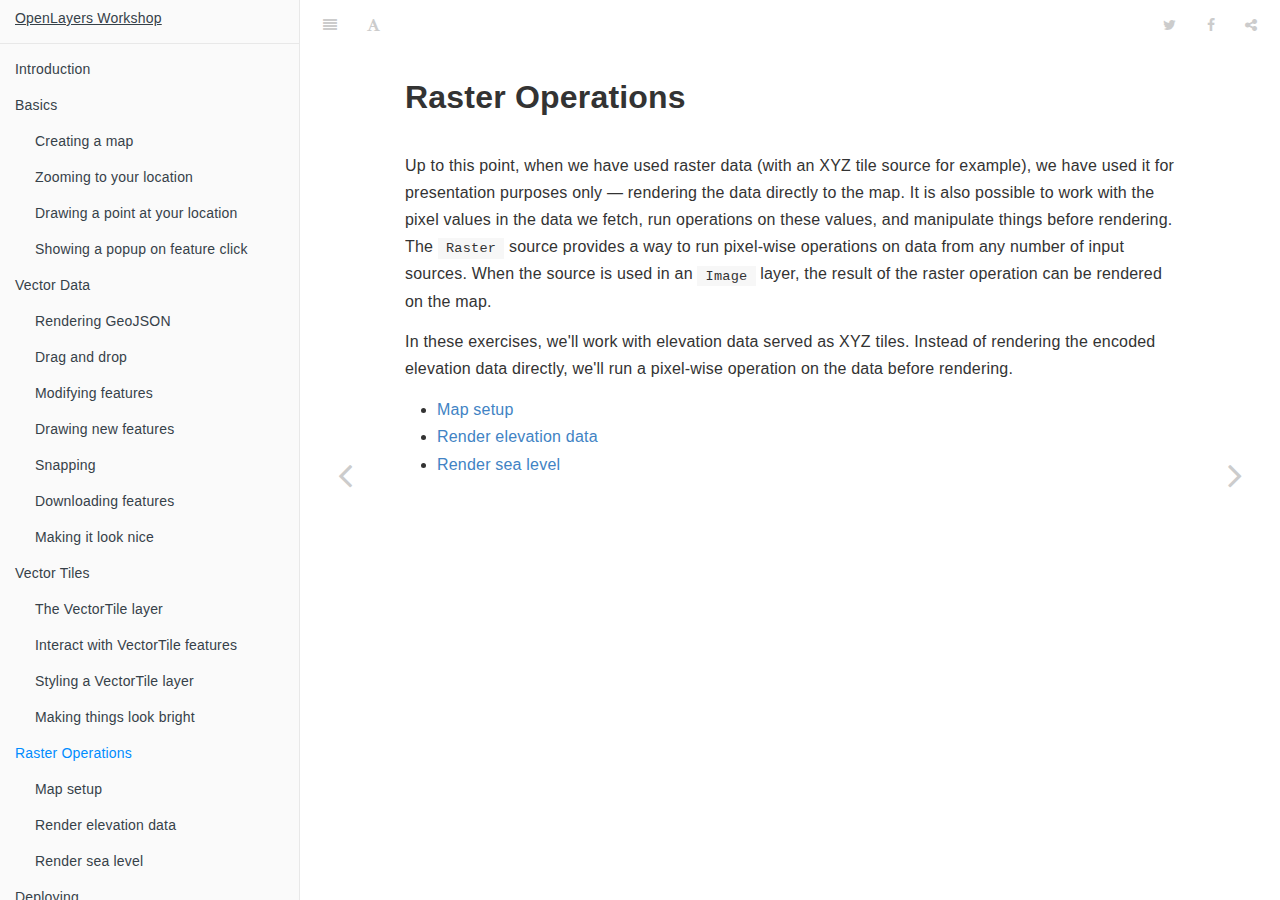
<file: openlayers-workshop-en/doc/raster/index.html>
<!DOCTYPE HTML>
<html lang="en" >
    <head>
        <meta charset="UTF-8">
        <meta content="text/html; charset=utf-8" http-equiv="Content-Type">
        <title>Raster Operations · GitBook</title>
        <meta http-equiv="X-UA-Compatible" content="IE=edge" />
        <meta name="description" content="">
        <meta name="generator" content="GitBook 3.2.3">
        
        
        
    
    <link rel="stylesheet" href="../../gitbook/style.css">

    
            
                
                <link rel="stylesheet" href="../../gitbook/gitbook-plugin-image-captions/image-captions.css">
                
            
                
                <link rel="stylesheet" href="../../gitbook/gitbook-plugin-highlight/website.css">
                
            
                
                <link rel="stylesheet" href="../../gitbook/gitbook-plugin-search/search.css">
                
            
                
                <link rel="stylesheet" href="../../gitbook/gitbook-plugin-fontsettings/website.css">
                
            
        

    

    
        
        <link rel="stylesheet" href="../style.css">
        
    

        
    
    
    <meta name="HandheldFriendly" content="true"/>
    <meta name="viewport" content="width=device-width, initial-scale=1, user-scalable=no">
    <meta name="apple-mobile-web-app-capable" content="yes">
    <meta name="apple-mobile-web-app-status-bar-style" content="black">
    <link rel="apple-touch-icon-precomposed" sizes="152x152" href="../../gitbook/images/apple-touch-icon-precomposed-152.png">
    <link rel="shortcut icon" href="../../gitbook/images/favicon.ico" type="image/x-icon">

    
    <link rel="next" href="map.html" />
    
    
    <link rel="prev" href="../vectortile/bright.html" />
    

    </head>
    <body>
        
<div class="book">
    <div class="book-summary">
        
            
<div id="book-search-input" role="search">
    <input type="text" placeholder="Type to search" />
</div>

            
                <nav role="navigation">
                


<ul class="summary">
    
    
    
        
        <li>
            <a href="/" target="_blank" class="custom-link">OpenLayers Workshop</a>
        </li>
    
    

    
    <li class="divider"></li>
    

    
        
        
    
        <li class="chapter " data-level="1.1" data-path="../">
            
                <a href="../">
            
                    
                    Introduction
            
                </a>
            

            
        </li>
    
        <li class="chapter " data-level="1.2" data-path="../basics/">
            
                <a href="../basics/">
            
                    
                    Basics
            
                </a>
            

            
            <ul class="articles">
                
    
        <li class="chapter " data-level="1.2.1" data-path="../basics/map.html">
            
                <a href="../basics/map.html">
            
                    
                    Creating a map
            
                </a>
            

            
        </li>
    
        <li class="chapter " data-level="1.2.2" data-path="../basics/geolocation.html">
            
                <a href="../basics/geolocation.html">
            
                    
                    Zooming to your location
            
                </a>
            

            
        </li>
    
        <li class="chapter " data-level="1.2.3" data-path="../basics/point-feature.html">
            
                <a href="../basics/point-feature.html">
            
                    
                    Drawing a point at your location
            
                </a>
            

            
        </li>
    
        <li class="chapter " data-level="1.2.4" data-path="../basics/popup.html">
            
                <a href="../basics/popup.html">
            
                    
                    Showing a popup on feature click
            
                </a>
            

            
        </li>
    

            </ul>
            
        </li>
    
        <li class="chapter " data-level="1.3" data-path="../vector/">
            
                <a href="../vector/">
            
                    
                    Vector Data
            
                </a>
            

            
            <ul class="articles">
                
    
        <li class="chapter " data-level="1.3.1" data-path="../vector/geojson.html">
            
                <a href="../vector/geojson.html">
            
                    
                    Rendering GeoJSON
            
                </a>
            

            
        </li>
    
        <li class="chapter " data-level="1.3.2" data-path="../vector/drag-n-drop.html">
            
                <a href="../vector/drag-n-drop.html">
            
                    
                    Drag and drop
            
                </a>
            

            
        </li>
    
        <li class="chapter " data-level="1.3.3" data-path="../vector/modify.html">
            
                <a href="../vector/modify.html">
            
                    
                    Modifying features
            
                </a>
            

            
        </li>
    
        <li class="chapter " data-level="1.3.4" data-path="../vector/draw.html">
            
                <a href="../vector/draw.html">
            
                    
                    Drawing new features
            
                </a>
            

            
        </li>
    
        <li class="chapter " data-level="1.3.5" data-path="../vector/snap.html">
            
                <a href="../vector/snap.html">
            
                    
                    Snapping
            
                </a>
            

            
        </li>
    
        <li class="chapter " data-level="1.3.6" data-path="../vector/download.html">
            
                <a href="../vector/download.html">
            
                    
                    Downloading features
            
                </a>
            

            
        </li>
    
        <li class="chapter " data-level="1.3.7" data-path="../vector/style.html">
            
                <a href="../vector/style.html">
            
                    
                    Making it look nice
            
                </a>
            

            
        </li>
    

            </ul>
            
        </li>
    
        <li class="chapter " data-level="1.4" data-path="../vectortile/">
            
                <a href="../vectortile/">
            
                    
                    Vector Tiles
            
                </a>
            

            
            <ul class="articles">
                
    
        <li class="chapter " data-level="1.4.1" data-path="../vectortile/map.html">
            
                <a href="../vectortile/map.html">
            
                    
                    The VectorTile layer
            
                </a>
            

            
        </li>
    
        <li class="chapter " data-level="1.4.2" data-path="../vectortile/interact.html">
            
                <a href="../vectortile/interact.html">
            
                    
                    Interact with VectorTile features
            
                </a>
            

            
        </li>
    
        <li class="chapter " data-level="1.4.3" data-path="../vectortile/ugly.html">
            
                <a href="../vectortile/ugly.html">
            
                    
                    Styling a VectorTile layer
            
                </a>
            

            
        </li>
    
        <li class="chapter " data-level="1.4.4" data-path="../vectortile/bright.html">
            
                <a href="../vectortile/bright.html">
            
                    
                    Making things look bright
            
                </a>
            

            
        </li>
    

            </ul>
            
        </li>
    
        <li class="chapter active" data-level="1.5" data-path="./">
            
                <a href="./">
            
                    
                    Raster Operations
            
                </a>
            

            
            <ul class="articles">
                
    
        <li class="chapter " data-level="1.5.1" data-path="map.html">
            
                <a href="map.html">
            
                    
                    Map setup
            
                </a>
            

            
        </li>
    
        <li class="chapter " data-level="1.5.2" data-path="elevation.html">
            
                <a href="elevation.html">
            
                    
                    Render elevation data
            
                </a>
            

            
        </li>
    
        <li class="chapter " data-level="1.5.3" data-path="raster.html">
            
                <a href="raster.html">
            
                    
                    Render sea level
            
                </a>
            

            
        </li>
    

            </ul>
            
        </li>
    
        <li class="chapter " data-level="1.6" data-path="../deploying/">
            
                <a href="../deploying/">
            
                    
                    Deploying
            
                </a>
            

            
        </li>
    

    

    <li class="divider"></li>

    <li>
        <a href="https://www.gitbook.com" target="blank" class="gitbook-link">
            Published with GitBook
        </a>
    </li>
</ul>


                </nav>
            
        
    </div>

    <div class="book-body">
        
            <div class="body-inner">
                
                    

<div class="book-header" role="navigation">
    

    <!-- Title -->
    <h1>
        <i class="fa fa-circle-o-notch fa-spin"></i>
        <a href=".." >Raster Operations</a>
    </h1>
</div>




                    <div class="page-wrapper" tabindex="-1" role="main">
                        <div class="page-inner">
                            
<div id="book-search-results">
    <div class="search-noresults">
    
                                <section class="normal markdown-section">
                                
                                <h1 id="raster-operations">Raster Operations</h1>
<p>Up to this point, when we have used raster data (with an XYZ tile source for example), we have used it for presentation purposes only &#x2014; rendering the data directly to the map.  It is also possible to work with the pixel values in the data we fetch, run operations on these values, and manipulate things before rendering.  The <code>Raster</code> source provides a way to run pixel-wise operations on data from any number of input sources.  When the source is used in an <code>Image</code> layer, the result of the raster operation can be rendered on the map.</p>
<p>In these exercises, we&apos;ll work with elevation data served as XYZ tiles.  Instead of rendering the encoded elevation data directly, we&apos;ll run a pixel-wise operation on the data before rendering.</p>
<ul>
<li><a href="map.html">Map setup</a></li>
<li><a href="elevation.html">Render elevation data</a></li>
<li><a href="raster.html">Render sea level</a></li>
</ul>

                                
                                </section>
                            
    </div>
    <div class="search-results">
        <div class="has-results">
            
            <h1 class="search-results-title"><span class='search-results-count'></span> results matching "<span class='search-query'></span>"</h1>
            <ul class="search-results-list"></ul>
            
        </div>
        <div class="no-results">
            
            <h1 class="search-results-title">No results matching "<span class='search-query'></span>"</h1>
            
        </div>
    </div>
</div>

                        </div>
                    </div>
                
            </div>

            
                
                <a href="../vectortile/bright.html" class="navigation navigation-prev " aria-label="Previous page: Making things look bright">
                    <i class="fa fa-angle-left"></i>
                </a>
                
                
                <a href="map.html" class="navigation navigation-next " aria-label="Next page: Map setup">
                    <i class="fa fa-angle-right"></i>
                </a>
                
            
        
    </div>

    <script>
        var gitbook = gitbook || [];
        gitbook.push(function() {
            gitbook.page.hasChanged({"page":{"title":"Raster Operations","level":"1.5","depth":1,"next":{"title":"Map setup","level":"1.5.1","depth":2,"path":"raster/map.md","ref":"raster/map.md","articles":[]},"previous":{"title":"Making things look bright","level":"1.4.4","depth":2,"path":"vectortile/bright.md","ref":"vectortile/bright.md","articles":[]},"dir":"ltr"},"config":{"plugins":["image-captions","include","include-codeblock-patched"],"styles":{"website":"style.css"},"pluginsConfig":{"include":{},"search":{},"lunr":{"maxIndexSize":1000000,"ignoreSpecialCharacters":false},"fontsettings":{"theme":"white","family":"sans","size":2},"highlight":{},"include-codeblock-patched":{"check":false,"edit":false,"fixlang":false,"lang":"","template":"default","theme":"chrome","unindent":false},"include-codeblock":{"unindent":true},"sharing":{"facebook":true,"twitter":true,"google":false,"weibo":false,"instapaper":false,"vk":false,"all":["facebook","google","twitter","weibo","instapaper"]},"theme-default":{"styles":{"website":"styles/website.css","pdf":"styles/pdf.css","epub":"styles/epub.css","mobi":"styles/mobi.css","ebook":"styles/ebook.css","print":"styles/print.css"},"showLevel":false},"image-captions":{"caption":"_CAPTION_","variable_name":"_pictures"}},"theme":"default","pdf":{"pageNumbers":true,"fontSize":12,"fontFamily":"Arial","paperSize":"a4","chapterMark":"pagebreak","pageBreaksBefore":"/","margin":{"right":62,"left":62,"top":56,"bottom":56}},"structure":{"langs":"LANGS.md","readme":"README.md","glossary":"GLOSSARY.md","summary":"SUMMARY.md"},"variables":{"workshopUrl":"http://localhost:3000","_pictures":[{"backlink":"basics/map.html#fig1.2.1.1","level":"1.2.1","list_caption":"Figure: A map of the world","alt":"A map of the world","nro":1,"url":"map.png","index":1,"caption_template":"_CAPTION_","label":"A map of the world","attributes":{},"skip":false,"key":"1.2.1.1"},{"backlink":"basics/point-feature.html#fig1.2.3.1","level":"1.2.3","list_caption":"Figure: User location with a marker","alt":"User location with a marker","nro":2,"url":"point-feature.png","index":1,"caption_template":"_CAPTION_","label":"User location with a marker","attributes":{},"skip":false,"key":"1.2.3.1"},{"backlink":"basics/popup.html#fig1.2.4.1","level":"1.2.4","list_caption":"Figure: A map with a popup at our location","alt":"A map with a popup at our location","nro":3,"url":"popup.png","index":1,"caption_template":"_CAPTION_","label":"A map with a popup at our location","attributes":{},"skip":false,"key":"1.2.4.1"},{"backlink":"vector/geojson.html#fig1.3.1.1","level":"1.3.1","list_caption":"Figure: GeoJSON features","alt":"GeoJSON features","nro":4,"url":"geojson.png","index":1,"caption_template":"_CAPTION_","label":"GeoJSON features","attributes":{},"skip":false,"key":"1.3.1.1"},{"backlink":"vector/drag-n-drop.html#fig1.3.2.1","level":"1.3.2","list_caption":"Figure: Drag and drop","alt":"Drag and drop","nro":5,"url":"drag-n-drop.png","index":1,"caption_template":"_CAPTION_","label":"Drag and drop","attributes":{},"skip":false,"key":"1.3.2.1"},{"backlink":"vector/modify.html#fig1.3.3.1","level":"1.3.3","list_caption":"Figure: Modifying features","alt":"Modifying features","nro":6,"url":"modify.png","index":1,"caption_template":"_CAPTION_","label":"Modifying features","attributes":{},"skip":false,"key":"1.3.3.1"},{"backlink":"vector/draw.html#fig1.3.4.1","level":"1.3.4","list_caption":"Figure: A new island nation in the Caribbean","alt":"A new island nation in the Caribbean","nro":7,"url":"draw.png","index":1,"caption_template":"_CAPTION_","label":"A new island nation in the Caribbean","attributes":{},"skip":false,"key":"1.3.4.1"},{"backlink":"vector/snap.html#fig1.3.5.1","level":"1.3.5","list_caption":"Figure: Uniting nations with the snap interaction","alt":"Uniting nations with the snap interaction","nro":8,"url":"snap.png","index":1,"caption_template":"_CAPTION_","label":"Uniting nations with the snap interaction","attributes":{},"skip":false,"key":"1.3.5.1"},{"backlink":"vector/download.html#fig1.3.6.1","level":"1.3.6","list_caption":"Figure: Buttons to clear and download data","alt":"Buttons to clear and download data","nro":9,"url":"download.png","index":1,"caption_template":"_CAPTION_","label":"Buttons to clear and download data","attributes":{},"skip":false,"key":"1.3.6.1"},{"backlink":"vector/style.html#fig1.3.7.1","level":"1.3.7","list_caption":"Figure: Features colored by area","alt":"Features colored by area","nro":10,"url":"style.png","index":1,"caption_template":"_CAPTION_","label":"Features colored by area","attributes":{},"skip":false,"key":"1.3.7.1"},{"backlink":"vectortile/map.html#fig1.4.1.1","level":"1.4.1","list_caption":"Figure: A world map without style","alt":"A world map without style","nro":11,"url":"map.png","index":1,"caption_template":"_CAPTION_","label":"A world map without style","attributes":{},"skip":false,"key":"1.4.1.1"},{"backlink":"vectortile/interact.html#fig1.4.2.1","level":"1.4.2","list_caption":"Figure: Getting feature information","alt":"Getting feature information","nro":12,"url":"interact.png","index":1,"caption_template":"_CAPTION_","label":"Getting feature information","attributes":{},"skip":false,"key":"1.4.2.1"},{"backlink":"vectortile/ugly.html#fig1.4.3.1","level":"1.4.3","list_caption":"Figure: An ugly world map","alt":"An ugly world map","nro":13,"url":"ugly.png","index":1,"caption_template":"_CAPTION_","label":"An ugly world map","attributes":{},"skip":false,"key":"1.4.3.1"},{"backlink":"vectortile/bright.html#fig1.4.4.1","level":"1.4.4","list_caption":"Figure: Ugly style in Maputnik","alt":"Ugly style in Maputnik","nro":14,"url":"maputnik.png","index":1,"caption_template":"_CAPTION_","label":"Ugly style in Maputnik","attributes":{},"skip":false,"key":"1.4.4.1"},{"backlink":"vectortile/bright.html#fig1.4.4.2","level":"1.4.4","list_caption":"Figure: A bright map of Boston","alt":"A bright map of Boston","nro":15,"url":"bright.png","index":2,"caption_template":"_CAPTION_","label":"A bright map of Boston","attributes":{},"skip":false,"key":"1.4.4.2"},{"backlink":"raster/map.html#fig1.5.1.1","level":"1.5.1","list_caption":"Figure: A map of Boston","alt":"A map of Boston","nro":16,"url":"map.png","index":1,"caption_template":"_CAPTION_","label":"A map of Boston","attributes":{},"skip":false,"key":"1.5.1.1"},{"backlink":"raster/elevation.html#fig1.5.2.1","level":"1.5.2","list_caption":"Figure: Terrain-RGB tiles rendered over Boston","alt":"Terrain-RGB tiles rendered over Boston","nro":17,"url":"elevation.png","index":1,"caption_template":"_CAPTION_","label":"Terrain-RGB tiles rendered over Boston","attributes":{},"skip":false,"key":"1.5.2.1"},{"backlink":"raster/raster.html#fig1.5.3.1","level":"1.5.3","list_caption":"Figure: Sea level rise in Boston","alt":"Sea level rise in Boston","nro":18,"url":"raster.png","index":1,"caption_template":"_CAPTION_","label":"Sea level rise in Boston","attributes":{},"skip":false,"key":"1.5.3.1"}]},"language":"en","links":{"sidebar":{"OpenLayers Workshop":"/"}},"gitbook":"*"},"file":{"path":"raster/README.md","mtime":"2018-03-18T20:25:02.564Z","type":"markdown"},"gitbook":{"version":"3.2.3","time":"2018-03-19T11:34:10.264Z"},"basePath":"..","book":{"language":"en"}});
        });
    </script>
</div>

        
    <script src="../../gitbook/gitbook.js"></script>
    <script src="../../gitbook/theme.js"></script>
    
        
        <script src="../../gitbook/gitbook-plugin-search/search-engine.js"></script>
        
    
        
        <script src="../../gitbook/gitbook-plugin-search/search.js"></script>
        
    
        
        <script src="../../gitbook/gitbook-plugin-lunr/lunr.min.js"></script>
        
    
        
        <script src="../../gitbook/gitbook-plugin-lunr/search-lunr.js"></script>
        
    
        
        <script src="../../gitbook/gitbook-plugin-sharing/buttons.js"></script>
        
    
        
        <script src="../../gitbook/gitbook-plugin-fontsettings/fontsettings.js"></script>
        
    

    </body>
</html>
</file>
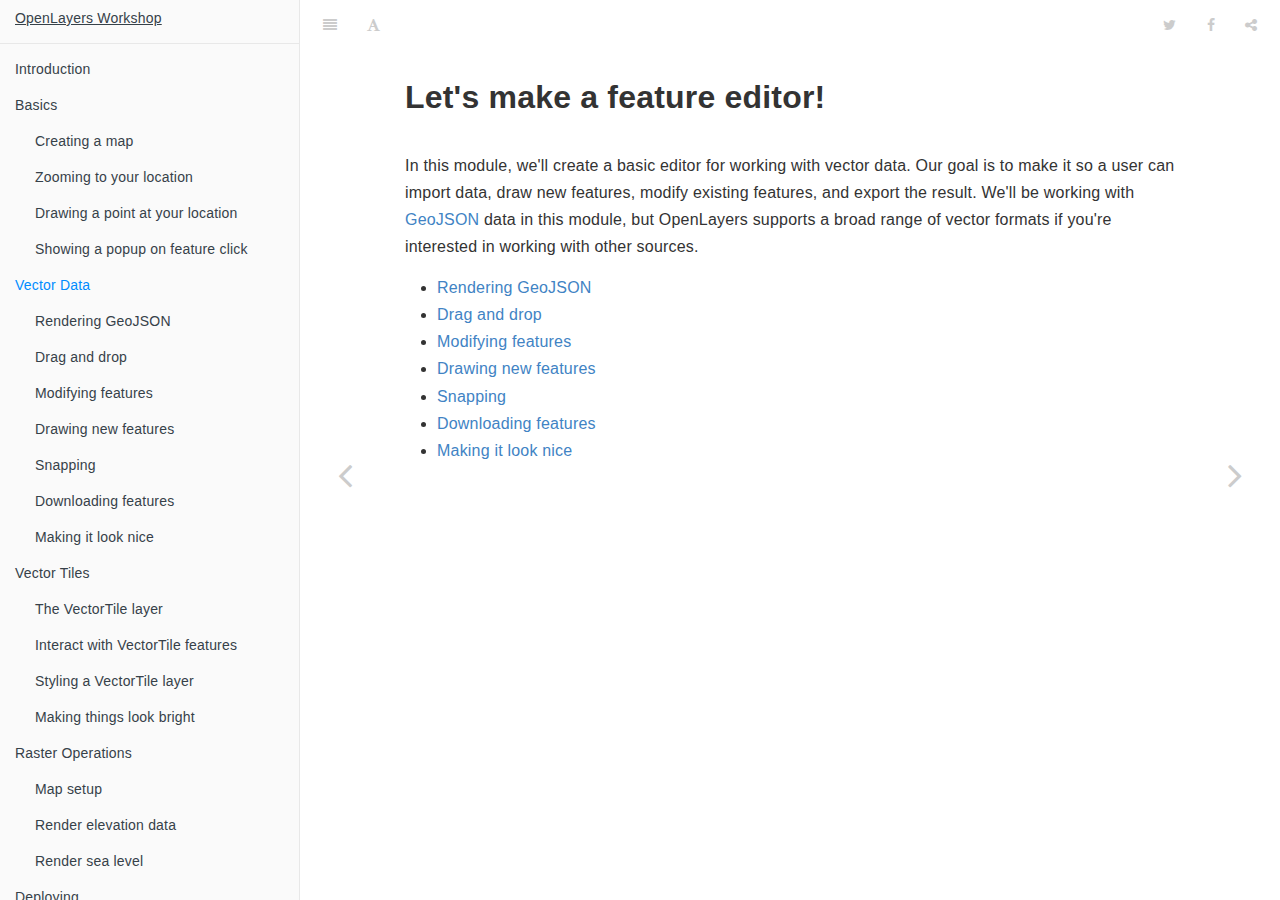
<file: openlayers-workshop-en/doc/vector/index.html>
<!DOCTYPE HTML>
<html lang="en" >
    <head>
        <meta charset="UTF-8">
        <meta content="text/html; charset=utf-8" http-equiv="Content-Type">
        <title>Vector Data · GitBook</title>
        <meta http-equiv="X-UA-Compatible" content="IE=edge" />
        <meta name="description" content="">
        <meta name="generator" content="GitBook 3.2.3">
        
        
        
    
    <link rel="stylesheet" href="../../gitbook/style.css">

    
            
                
                <link rel="stylesheet" href="../../gitbook/gitbook-plugin-image-captions/image-captions.css">
                
            
                
                <link rel="stylesheet" href="../../gitbook/gitbook-plugin-highlight/website.css">
                
            
                
                <link rel="stylesheet" href="../../gitbook/gitbook-plugin-search/search.css">
                
            
                
                <link rel="stylesheet" href="../../gitbook/gitbook-plugin-fontsettings/website.css">
                
            
        

    

    
        
        <link rel="stylesheet" href="../style.css">
        
    

        
    
    
    <meta name="HandheldFriendly" content="true"/>
    <meta name="viewport" content="width=device-width, initial-scale=1, user-scalable=no">
    <meta name="apple-mobile-web-app-capable" content="yes">
    <meta name="apple-mobile-web-app-status-bar-style" content="black">
    <link rel="apple-touch-icon-precomposed" sizes="152x152" href="../../gitbook/images/apple-touch-icon-precomposed-152.png">
    <link rel="shortcut icon" href="../../gitbook/images/favicon.ico" type="image/x-icon">

    
    <link rel="next" href="geojson.html" />
    
    
    <link rel="prev" href="../basics/popup.html" />
    

    </head>
    <body>
        
<div class="book">
    <div class="book-summary">
        
            
<div id="book-search-input" role="search">
    <input type="text" placeholder="Type to search" />
</div>

            
                <nav role="navigation">
                


<ul class="summary">
    
    
    
        
        <li>
            <a href="/" target="_blank" class="custom-link">OpenLayers Workshop</a>
        </li>
    
    

    
    <li class="divider"></li>
    

    
        
        
    
        <li class="chapter " data-level="1.1" data-path="../">
            
                <a href="../">
            
                    
                    Introduction
            
                </a>
            

            
        </li>
    
        <li class="chapter " data-level="1.2" data-path="../basics/">
            
                <a href="../basics/">
            
                    
                    Basics
            
                </a>
            

            
            <ul class="articles">
                
    
        <li class="chapter " data-level="1.2.1" data-path="../basics/map.html">
            
                <a href="../basics/map.html">
            
                    
                    Creating a map
            
                </a>
            

            
        </li>
    
        <li class="chapter " data-level="1.2.2" data-path="../basics/geolocation.html">
            
                <a href="../basics/geolocation.html">
            
                    
                    Zooming to your location
            
                </a>
            

            
        </li>
    
        <li class="chapter " data-level="1.2.3" data-path="../basics/point-feature.html">
            
                <a href="../basics/point-feature.html">
            
                    
                    Drawing a point at your location
            
                </a>
            

            
        </li>
    
        <li class="chapter " data-level="1.2.4" data-path="../basics/popup.html">
            
                <a href="../basics/popup.html">
            
                    
                    Showing a popup on feature click
            
                </a>
            

            
        </li>
    

            </ul>
            
        </li>
    
        <li class="chapter active" data-level="1.3" data-path="./">
            
                <a href="./">
            
                    
                    Vector Data
            
                </a>
            

            
            <ul class="articles">
                
    
        <li class="chapter " data-level="1.3.1" data-path="geojson.html">
            
                <a href="geojson.html">
            
                    
                    Rendering GeoJSON
            
                </a>
            

            
        </li>
    
        <li class="chapter " data-level="1.3.2" data-path="drag-n-drop.html">
            
                <a href="drag-n-drop.html">
            
                    
                    Drag and drop
            
                </a>
            

            
        </li>
    
        <li class="chapter " data-level="1.3.3" data-path="modify.html">
            
                <a href="modify.html">
            
                    
                    Modifying features
            
                </a>
            

            
        </li>
    
        <li class="chapter " data-level="1.3.4" data-path="draw.html">
            
                <a href="draw.html">
            
                    
                    Drawing new features
            
                </a>
            

            
        </li>
    
        <li class="chapter " data-level="1.3.5" data-path="snap.html">
            
                <a href="snap.html">
            
                    
                    Snapping
            
                </a>
            

            
        </li>
    
        <li class="chapter " data-level="1.3.6" data-path="download.html">
            
                <a href="download.html">
            
                    
                    Downloading features
            
                </a>
            

            
        </li>
    
        <li class="chapter " data-level="1.3.7" data-path="style.html">
            
                <a href="style.html">
            
                    
                    Making it look nice
            
                </a>
            

            
        </li>
    

            </ul>
            
        </li>
    
        <li class="chapter " data-level="1.4" data-path="../vectortile/">
            
                <a href="../vectortile/">
            
                    
                    Vector Tiles
            
                </a>
            

            
            <ul class="articles">
                
    
        <li class="chapter " data-level="1.4.1" data-path="../vectortile/map.html">
            
                <a href="../vectortile/map.html">
            
                    
                    The VectorTile layer
            
                </a>
            

            
        </li>
    
        <li class="chapter " data-level="1.4.2" data-path="../vectortile/interact.html">
            
                <a href="../vectortile/interact.html">
            
                    
                    Interact with VectorTile features
            
                </a>
            

            
        </li>
    
        <li class="chapter " data-level="1.4.3" data-path="../vectortile/ugly.html">
            
                <a href="../vectortile/ugly.html">
            
                    
                    Styling a VectorTile layer
            
                </a>
            

            
        </li>
    
        <li class="chapter " data-level="1.4.4" data-path="../vectortile/bright.html">
            
                <a href="../vectortile/bright.html">
            
                    
                    Making things look bright
            
                </a>
            

            
        </li>
    

            </ul>
            
        </li>
    
        <li class="chapter " data-level="1.5" data-path="../raster/">
            
                <a href="../raster/">
            
                    
                    Raster Operations
            
                </a>
            

            
            <ul class="articles">
                
    
        <li class="chapter " data-level="1.5.1" data-path="../raster/map.html">
            
                <a href="../raster/map.html">
            
                    
                    Map setup
            
                </a>
            

            
        </li>
    
        <li class="chapter " data-level="1.5.2" data-path="../raster/elevation.html">
            
                <a href="../raster/elevation.html">
            
                    
                    Render elevation data
            
                </a>
            

            
        </li>
    
        <li class="chapter " data-level="1.5.3" data-path="../raster/raster.html">
            
                <a href="../raster/raster.html">
            
                    
                    Render sea level
            
                </a>
            

            
        </li>
    

            </ul>
            
        </li>
    
        <li class="chapter " data-level="1.6" data-path="../deploying/">
            
                <a href="../deploying/">
            
                    
                    Deploying
            
                </a>
            

            
        </li>
    

    

    <li class="divider"></li>

    <li>
        <a href="https://www.gitbook.com" target="blank" class="gitbook-link">
            Published with GitBook
        </a>
    </li>
</ul>


                </nav>
            
        
    </div>

    <div class="book-body">
        
            <div class="body-inner">
                
                    

<div class="book-header" role="navigation">
    

    <!-- Title -->
    <h1>
        <i class="fa fa-circle-o-notch fa-spin"></i>
        <a href=".." >Vector Data</a>
    </h1>
</div>




                    <div class="page-wrapper" tabindex="-1" role="main">
                        <div class="page-inner">
                            
<div id="book-search-results">
    <div class="search-noresults">
    
                                <section class="normal markdown-section">
                                
                                <h1 id="lets-make-a-feature-editor">Let&apos;s make a feature editor!</h1>
<p>In this module, we&apos;ll create a basic editor for working with vector data.  Our goal is to make it so a user can import data, draw new features, modify existing features, and export the result.  We&apos;ll be working with <a href="http://geojson.org/" target="_blank">GeoJSON</a> data in this module, but OpenLayers supports a broad range of vector formats if you&apos;re interested in working with other sources.</p>
<ul>
<li><a href="geojson.html">Rendering GeoJSON</a></li>
<li><a href="drag-n-drop.html">Drag and drop</a></li>
<li><a href="modify.html">Modifying features</a></li>
<li><a href="draw.html">Drawing new features</a></li>
<li><a href="snap.html">Snapping</a></li>
<li><a href="download.html">Downloading features</a></li>
<li><a href="style.html">Making it look nice</a></li>
</ul>

                                
                                </section>
                            
    </div>
    <div class="search-results">
        <div class="has-results">
            
            <h1 class="search-results-title"><span class='search-results-count'></span> results matching "<span class='search-query'></span>"</h1>
            <ul class="search-results-list"></ul>
            
        </div>
        <div class="no-results">
            
            <h1 class="search-results-title">No results matching "<span class='search-query'></span>"</h1>
            
        </div>
    </div>
</div>

                        </div>
                    </div>
                
            </div>

            
                
                <a href="../basics/popup.html" class="navigation navigation-prev " aria-label="Previous page: Showing a popup on feature click">
                    <i class="fa fa-angle-left"></i>
                </a>
                
                
                <a href="geojson.html" class="navigation navigation-next " aria-label="Next page: Rendering GeoJSON">
                    <i class="fa fa-angle-right"></i>
                </a>
                
            
        
    </div>

    <script>
        var gitbook = gitbook || [];
        gitbook.push(function() {
            gitbook.page.hasChanged({"page":{"title":"Vector Data","level":"1.3","depth":1,"next":{"title":"Rendering GeoJSON","level":"1.3.1","depth":2,"path":"vector/geojson.md","ref":"vector/geojson.md","articles":[]},"previous":{"title":"Showing a popup on feature click","level":"1.2.4","depth":2,"path":"basics/popup.md","ref":"basics/popup.md","articles":[]},"dir":"ltr"},"config":{"plugins":["image-captions","include","include-codeblock-patched"],"styles":{"website":"style.css"},"pluginsConfig":{"include":{},"search":{},"lunr":{"maxIndexSize":1000000,"ignoreSpecialCharacters":false},"fontsettings":{"theme":"white","family":"sans","size":2},"highlight":{},"include-codeblock-patched":{"check":false,"edit":false,"fixlang":false,"lang":"","template":"default","theme":"chrome","unindent":false},"include-codeblock":{"unindent":true},"sharing":{"facebook":true,"twitter":true,"google":false,"weibo":false,"instapaper":false,"vk":false,"all":["facebook","google","twitter","weibo","instapaper"]},"theme-default":{"styles":{"website":"styles/website.css","pdf":"styles/pdf.css","epub":"styles/epub.css","mobi":"styles/mobi.css","ebook":"styles/ebook.css","print":"styles/print.css"},"showLevel":false},"image-captions":{"caption":"_CAPTION_","variable_name":"_pictures"}},"theme":"default","pdf":{"pageNumbers":true,"fontSize":12,"fontFamily":"Arial","paperSize":"a4","chapterMark":"pagebreak","pageBreaksBefore":"/","margin":{"right":62,"left":62,"top":56,"bottom":56}},"structure":{"langs":"LANGS.md","readme":"README.md","glossary":"GLOSSARY.md","summary":"SUMMARY.md"},"variables":{"workshopUrl":"http://localhost:3000","_pictures":[{"backlink":"basics/map.html#fig1.2.1.1","level":"1.2.1","list_caption":"Figure: A map of the world","alt":"A map of the world","nro":1,"url":"map.png","index":1,"caption_template":"_CAPTION_","label":"A map of the world","attributes":{},"skip":false,"key":"1.2.1.1"},{"backlink":"basics/point-feature.html#fig1.2.3.1","level":"1.2.3","list_caption":"Figure: User location with a marker","alt":"User location with a marker","nro":2,"url":"point-feature.png","index":1,"caption_template":"_CAPTION_","label":"User location with a marker","attributes":{},"skip":false,"key":"1.2.3.1"},{"backlink":"basics/popup.html#fig1.2.4.1","level":"1.2.4","list_caption":"Figure: A map with a popup at our location","alt":"A map with a popup at our location","nro":3,"url":"popup.png","index":1,"caption_template":"_CAPTION_","label":"A map with a popup at our location","attributes":{},"skip":false,"key":"1.2.4.1"},{"backlink":"vector/geojson.html#fig1.3.1.1","level":"1.3.1","list_caption":"Figure: GeoJSON features","alt":"GeoJSON features","nro":4,"url":"geojson.png","index":1,"caption_template":"_CAPTION_","label":"GeoJSON features","attributes":{},"skip":false,"key":"1.3.1.1"},{"backlink":"vector/drag-n-drop.html#fig1.3.2.1","level":"1.3.2","list_caption":"Figure: Drag and drop","alt":"Drag and drop","nro":5,"url":"drag-n-drop.png","index":1,"caption_template":"_CAPTION_","label":"Drag and drop","attributes":{},"skip":false,"key":"1.3.2.1"},{"backlink":"vector/modify.html#fig1.3.3.1","level":"1.3.3","list_caption":"Figure: Modifying features","alt":"Modifying features","nro":6,"url":"modify.png","index":1,"caption_template":"_CAPTION_","label":"Modifying features","attributes":{},"skip":false,"key":"1.3.3.1"},{"backlink":"vector/draw.html#fig1.3.4.1","level":"1.3.4","list_caption":"Figure: A new island nation in the Caribbean","alt":"A new island nation in the Caribbean","nro":7,"url":"draw.png","index":1,"caption_template":"_CAPTION_","label":"A new island nation in the Caribbean","attributes":{},"skip":false,"key":"1.3.4.1"},{"backlink":"vector/snap.html#fig1.3.5.1","level":"1.3.5","list_caption":"Figure: Uniting nations with the snap interaction","alt":"Uniting nations with the snap interaction","nro":8,"url":"snap.png","index":1,"caption_template":"_CAPTION_","label":"Uniting nations with the snap interaction","attributes":{},"skip":false,"key":"1.3.5.1"},{"backlink":"vector/download.html#fig1.3.6.1","level":"1.3.6","list_caption":"Figure: Buttons to clear and download data","alt":"Buttons to clear and download data","nro":9,"url":"download.png","index":1,"caption_template":"_CAPTION_","label":"Buttons to clear and download data","attributes":{},"skip":false,"key":"1.3.6.1"},{"backlink":"vector/style.html#fig1.3.7.1","level":"1.3.7","list_caption":"Figure: Features colored by area","alt":"Features colored by area","nro":10,"url":"style.png","index":1,"caption_template":"_CAPTION_","label":"Features colored by area","attributes":{},"skip":false,"key":"1.3.7.1"},{"backlink":"vectortile/map.html#fig1.4.1.1","level":"1.4.1","list_caption":"Figure: A world map without style","alt":"A world map without style","nro":11,"url":"map.png","index":1,"caption_template":"_CAPTION_","label":"A world map without style","attributes":{},"skip":false,"key":"1.4.1.1"},{"backlink":"vectortile/interact.html#fig1.4.2.1","level":"1.4.2","list_caption":"Figure: Getting feature information","alt":"Getting feature information","nro":12,"url":"interact.png","index":1,"caption_template":"_CAPTION_","label":"Getting feature information","attributes":{},"skip":false,"key":"1.4.2.1"},{"backlink":"vectortile/ugly.html#fig1.4.3.1","level":"1.4.3","list_caption":"Figure: An ugly world map","alt":"An ugly world map","nro":13,"url":"ugly.png","index":1,"caption_template":"_CAPTION_","label":"An ugly world map","attributes":{},"skip":false,"key":"1.4.3.1"},{"backlink":"vectortile/bright.html#fig1.4.4.1","level":"1.4.4","list_caption":"Figure: Ugly style in Maputnik","alt":"Ugly style in Maputnik","nro":14,"url":"maputnik.png","index":1,"caption_template":"_CAPTION_","label":"Ugly style in Maputnik","attributes":{},"skip":false,"key":"1.4.4.1"},{"backlink":"vectortile/bright.html#fig1.4.4.2","level":"1.4.4","list_caption":"Figure: A bright map of Boston","alt":"A bright map of Boston","nro":15,"url":"bright.png","index":2,"caption_template":"_CAPTION_","label":"A bright map of Boston","attributes":{},"skip":false,"key":"1.4.4.2"},{"backlink":"raster/map.html#fig1.5.1.1","level":"1.5.1","list_caption":"Figure: A map of Boston","alt":"A map of Boston","nro":16,"url":"map.png","index":1,"caption_template":"_CAPTION_","label":"A map of Boston","attributes":{},"skip":false,"key":"1.5.1.1"},{"backlink":"raster/elevation.html#fig1.5.2.1","level":"1.5.2","list_caption":"Figure: Terrain-RGB tiles rendered over Boston","alt":"Terrain-RGB tiles rendered over Boston","nro":17,"url":"elevation.png","index":1,"caption_template":"_CAPTION_","label":"Terrain-RGB tiles rendered over Boston","attributes":{},"skip":false,"key":"1.5.2.1"},{"backlink":"raster/raster.html#fig1.5.3.1","level":"1.5.3","list_caption":"Figure: Sea level rise in Boston","alt":"Sea level rise in Boston","nro":18,"url":"raster.png","index":1,"caption_template":"_CAPTION_","label":"Sea level rise in Boston","attributes":{},"skip":false,"key":"1.5.3.1"}]},"language":"en","links":{"sidebar":{"OpenLayers Workshop":"/"}},"gitbook":"*"},"file":{"path":"vector/README.md","mtime":"2018-03-18T20:25:02.567Z","type":"markdown"},"gitbook":{"version":"3.2.3","time":"2018-03-19T11:34:10.264Z"},"basePath":"..","book":{"language":"en"}});
        });
    </script>
</div>

        
    <script src="../../gitbook/gitbook.js"></script>
    <script src="../../gitbook/theme.js"></script>
    
        
        <script src="../../gitbook/gitbook-plugin-search/search-engine.js"></script>
        
    
        
        <script src="../../gitbook/gitbook-plugin-search/search.js"></script>
        
    
        
        <script src="../../gitbook/gitbook-plugin-lunr/lunr.min.js"></script>
        
    
        
        <script src="../../gitbook/gitbook-plugin-lunr/search-lunr.js"></script>
        
    
        
        <script src="../../gitbook/gitbook-plugin-sharing/buttons.js"></script>
        
    
        
        <script src="../../gitbook/gitbook-plugin-fontsettings/fontsettings.js"></script>
        
    

    </body>
</html>
</file>
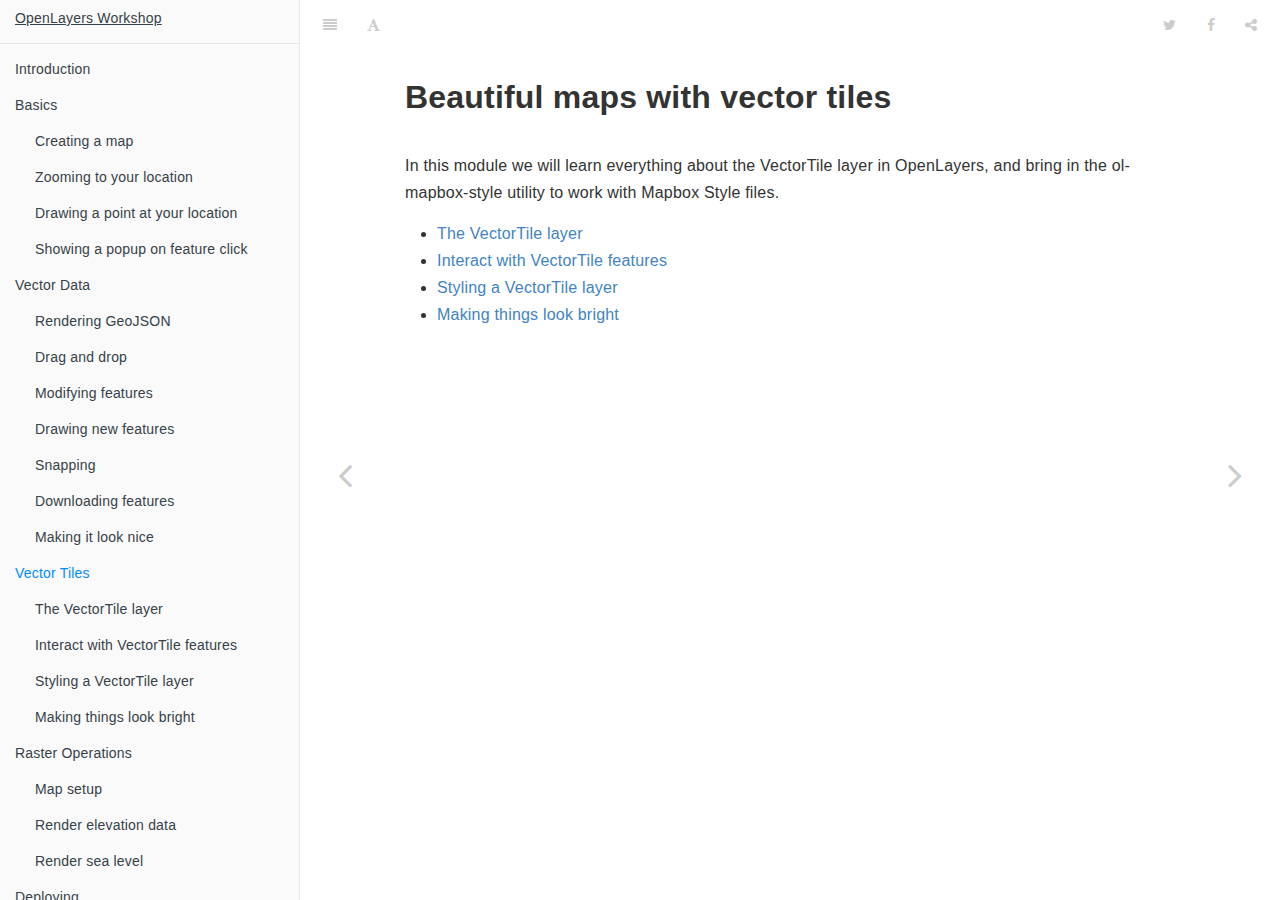
<file: openlayers-workshop-en/doc/vectortile/index.html>
<!DOCTYPE HTML>
<html lang="en" >
    <head>
        <meta charset="UTF-8">
        <meta content="text/html; charset=utf-8" http-equiv="Content-Type">
        <title>Vector Tiles · GitBook</title>
        <meta http-equiv="X-UA-Compatible" content="IE=edge" />
        <meta name="description" content="">
        <meta name="generator" content="GitBook 3.2.3">
        
        
        
    
    <link rel="stylesheet" href="../../gitbook/style.css">

    
            
                
                <link rel="stylesheet" href="../../gitbook/gitbook-plugin-image-captions/image-captions.css">
                
            
                
                <link rel="stylesheet" href="../../gitbook/gitbook-plugin-highlight/website.css">
                
            
                
                <link rel="stylesheet" href="../../gitbook/gitbook-plugin-search/search.css">
                
            
                
                <link rel="stylesheet" href="../../gitbook/gitbook-plugin-fontsettings/website.css">
                
            
        

    

    
        
        <link rel="stylesheet" href="../style.css">
        
    

        
    
    
    <meta name="HandheldFriendly" content="true"/>
    <meta name="viewport" content="width=device-width, initial-scale=1, user-scalable=no">
    <meta name="apple-mobile-web-app-capable" content="yes">
    <meta name="apple-mobile-web-app-status-bar-style" content="black">
    <link rel="apple-touch-icon-precomposed" sizes="152x152" href="../../gitbook/images/apple-touch-icon-precomposed-152.png">
    <link rel="shortcut icon" href="../../gitbook/images/favicon.ico" type="image/x-icon">

    
    <link rel="next" href="map.html" />
    
    
    <link rel="prev" href="../vector/style.html" />
    

    </head>
    <body>
        
<div class="book">
    <div class="book-summary">
        
            
<div id="book-search-input" role="search">
    <input type="text" placeholder="Type to search" />
</div>

            
                <nav role="navigation">
                


<ul class="summary">
    
    
    
        
        <li>
            <a href="/" target="_blank" class="custom-link">OpenLayers Workshop</a>
        </li>
    
    

    
    <li class="divider"></li>
    

    
        
        
    
        <li class="chapter " data-level="1.1" data-path="../">
            
                <a href="../">
            
                    
                    Introduction
            
                </a>
            

            
        </li>
    
        <li class="chapter " data-level="1.2" data-path="../basics/">
            
                <a href="../basics/">
            
                    
                    Basics
            
                </a>
            

            
            <ul class="articles">
                
    
        <li class="chapter " data-level="1.2.1" data-path="../basics/map.html">
            
                <a href="../basics/map.html">
            
                    
                    Creating a map
            
                </a>
            

            
        </li>
    
        <li class="chapter " data-level="1.2.2" data-path="../basics/geolocation.html">
            
                <a href="../basics/geolocation.html">
            
                    
                    Zooming to your location
            
                </a>
            

            
        </li>
    
        <li class="chapter " data-level="1.2.3" data-path="../basics/point-feature.html">
            
                <a href="../basics/point-feature.html">
            
                    
                    Drawing a point at your location
            
                </a>
            

            
        </li>
    
        <li class="chapter " data-level="1.2.4" data-path="../basics/popup.html">
            
                <a href="../basics/popup.html">
            
                    
                    Showing a popup on feature click
            
                </a>
            

            
        </li>
    

            </ul>
            
        </li>
    
        <li class="chapter " data-level="1.3" data-path="../vector/">
            
                <a href="../vector/">
            
                    
                    Vector Data
            
                </a>
            

            
            <ul class="articles">
                
    
        <li class="chapter " data-level="1.3.1" data-path="../vector/geojson.html">
            
                <a href="../vector/geojson.html">
            
                    
                    Rendering GeoJSON
            
                </a>
            

            
        </li>
    
        <li class="chapter " data-level="1.3.2" data-path="../vector/drag-n-drop.html">
            
                <a href="../vector/drag-n-drop.html">
            
                    
                    Drag and drop
            
                </a>
            

            
        </li>
    
        <li class="chapter " data-level="1.3.3" data-path="../vector/modify.html">
            
                <a href="../vector/modify.html">
            
                    
                    Modifying features
            
                </a>
            

            
        </li>
    
        <li class="chapter " data-level="1.3.4" data-path="../vector/draw.html">
            
                <a href="../vector/draw.html">
            
                    
                    Drawing new features
            
                </a>
            

            
        </li>
    
        <li class="chapter " data-level="1.3.5" data-path="../vector/snap.html">
            
                <a href="../vector/snap.html">
            
                    
                    Snapping
            
                </a>
            

            
        </li>
    
        <li class="chapter " data-level="1.3.6" data-path="../vector/download.html">
            
                <a href="../vector/download.html">
            
                    
                    Downloading features
            
                </a>
            

            
        </li>
    
        <li class="chapter " data-level="1.3.7" data-path="../vector/style.html">
            
                <a href="../vector/style.html">
            
                    
                    Making it look nice
            
                </a>
            

            
        </li>
    

            </ul>
            
        </li>
    
        <li class="chapter active" data-level="1.4" data-path="./">
            
                <a href="./">
            
                    
                    Vector Tiles
            
                </a>
            

            
            <ul class="articles">
                
    
        <li class="chapter " data-level="1.4.1" data-path="map.html">
            
                <a href="map.html">
            
                    
                    The VectorTile layer
            
                </a>
            

            
        </li>
    
        <li class="chapter " data-level="1.4.2" data-path="interact.html">
            
                <a href="interact.html">
            
                    
                    Interact with VectorTile features
            
                </a>
            

            
        </li>
    
        <li class="chapter " data-level="1.4.3" data-path="ugly.html">
            
                <a href="ugly.html">
            
                    
                    Styling a VectorTile layer
            
                </a>
            

            
        </li>
    
        <li class="chapter " data-level="1.4.4" data-path="bright.html">
            
                <a href="bright.html">
            
                    
                    Making things look bright
            
                </a>
            

            
        </li>
    

            </ul>
            
        </li>
    
        <li class="chapter " data-level="1.5" data-path="../raster/">
            
                <a href="../raster/">
            
                    
                    Raster Operations
            
                </a>
            

            
            <ul class="articles">
                
    
        <li class="chapter " data-level="1.5.1" data-path="../raster/map.html">
            
                <a href="../raster/map.html">
            
                    
                    Map setup
            
                </a>
            

            
        </li>
    
        <li class="chapter " data-level="1.5.2" data-path="../raster/elevation.html">
            
                <a href="../raster/elevation.html">
            
                    
                    Render elevation data
            
                </a>
            

            
        </li>
    
        <li class="chapter " data-level="1.5.3" data-path="../raster/raster.html">
            
                <a href="../raster/raster.html">
            
                    
                    Render sea level
            
                </a>
            

            
        </li>
    

            </ul>
            
        </li>
    
        <li class="chapter " data-level="1.6" data-path="../deploying/">
            
                <a href="../deploying/">
            
                    
                    Deploying
            
                </a>
            

            
        </li>
    

    

    <li class="divider"></li>

    <li>
        <a href="https://www.gitbook.com" target="blank" class="gitbook-link">
            Published with GitBook
        </a>
    </li>
</ul>


                </nav>
            
        
    </div>

    <div class="book-body">
        
            <div class="body-inner">
                
                    

<div class="book-header" role="navigation">
    

    <!-- Title -->
    <h1>
        <i class="fa fa-circle-o-notch fa-spin"></i>
        <a href=".." >Vector Tiles</a>
    </h1>
</div>




                    <div class="page-wrapper" tabindex="-1" role="main">
                        <div class="page-inner">
                            
<div id="book-search-results">
    <div class="search-noresults">
    
                                <section class="normal markdown-section">
                                
                                <h1 id="beautiful-maps-with-vector-tiles">Beautiful maps with vector tiles</h1>
<p>In this module we will learn everything about the VectorTile layer in OpenLayers, and bring in the ol-mapbox-style utility to work with Mapbox Style files.</p>
<ul>
<li><a href="map.html">The VectorTile layer</a></li>
<li><a href="interact.html">Interact with VectorTile features</a></li>
<li><a href="ugly.html">Styling a VectorTile layer</a></li>
<li><a href="bright.html">Making things look bright</a></li>
</ul>

                                
                                </section>
                            
    </div>
    <div class="search-results">
        <div class="has-results">
            
            <h1 class="search-results-title"><span class='search-results-count'></span> results matching "<span class='search-query'></span>"</h1>
            <ul class="search-results-list"></ul>
            
        </div>
        <div class="no-results">
            
            <h1 class="search-results-title">No results matching "<span class='search-query'></span>"</h1>
            
        </div>
    </div>
</div>

                        </div>
                    </div>
                
            </div>

            
                
                <a href="../vector/style.html" class="navigation navigation-prev " aria-label="Previous page: Making it look nice">
                    <i class="fa fa-angle-left"></i>
                </a>
                
                
                <a href="map.html" class="navigation navigation-next " aria-label="Next page: The VectorTile layer">
                    <i class="fa fa-angle-right"></i>
                </a>
                
            
        
    </div>

    <script>
        var gitbook = gitbook || [];
        gitbook.push(function() {
            gitbook.page.hasChanged({"page":{"title":"Vector Tiles","level":"1.4","depth":1,"next":{"title":"The VectorTile layer","level":"1.4.1","depth":2,"path":"vectortile/map.md","ref":"vectortile/map.md","articles":[]},"previous":{"title":"Making it look nice","level":"1.3.7","depth":2,"path":"vector/style.md","ref":"vector/style.md","articles":[]},"dir":"ltr"},"config":{"plugins":["image-captions","include","include-codeblock-patched"],"styles":{"website":"style.css"},"pluginsConfig":{"include":{},"search":{},"lunr":{"maxIndexSize":1000000,"ignoreSpecialCharacters":false},"fontsettings":{"theme":"white","family":"sans","size":2},"highlight":{},"include-codeblock-patched":{"check":false,"edit":false,"fixlang":false,"lang":"","template":"default","theme":"chrome","unindent":false},"include-codeblock":{"unindent":true},"sharing":{"facebook":true,"twitter":true,"google":false,"weibo":false,"instapaper":false,"vk":false,"all":["facebook","google","twitter","weibo","instapaper"]},"theme-default":{"styles":{"website":"styles/website.css","pdf":"styles/pdf.css","epub":"styles/epub.css","mobi":"styles/mobi.css","ebook":"styles/ebook.css","print":"styles/print.css"},"showLevel":false},"image-captions":{"caption":"_CAPTION_","variable_name":"_pictures"}},"theme":"default","pdf":{"pageNumbers":true,"fontSize":12,"fontFamily":"Arial","paperSize":"a4","chapterMark":"pagebreak","pageBreaksBefore":"/","margin":{"right":62,"left":62,"top":56,"bottom":56}},"structure":{"langs":"LANGS.md","readme":"README.md","glossary":"GLOSSARY.md","summary":"SUMMARY.md"},"variables":{"workshopUrl":"http://localhost:3000","_pictures":[{"backlink":"basics/map.html#fig1.2.1.1","level":"1.2.1","list_caption":"Figure: A map of the world","alt":"A map of the world","nro":1,"url":"map.png","index":1,"caption_template":"_CAPTION_","label":"A map of the world","attributes":{},"skip":false,"key":"1.2.1.1"},{"backlink":"basics/point-feature.html#fig1.2.3.1","level":"1.2.3","list_caption":"Figure: User location with a marker","alt":"User location with a marker","nro":2,"url":"point-feature.png","index":1,"caption_template":"_CAPTION_","label":"User location with a marker","attributes":{},"skip":false,"key":"1.2.3.1"},{"backlink":"basics/popup.html#fig1.2.4.1","level":"1.2.4","list_caption":"Figure: A map with a popup at our location","alt":"A map with a popup at our location","nro":3,"url":"popup.png","index":1,"caption_template":"_CAPTION_","label":"A map with a popup at our location","attributes":{},"skip":false,"key":"1.2.4.1"},{"backlink":"vector/geojson.html#fig1.3.1.1","level":"1.3.1","list_caption":"Figure: GeoJSON features","alt":"GeoJSON features","nro":4,"url":"geojson.png","index":1,"caption_template":"_CAPTION_","label":"GeoJSON features","attributes":{},"skip":false,"key":"1.3.1.1"},{"backlink":"vector/drag-n-drop.html#fig1.3.2.1","level":"1.3.2","list_caption":"Figure: Drag and drop","alt":"Drag and drop","nro":5,"url":"drag-n-drop.png","index":1,"caption_template":"_CAPTION_","label":"Drag and drop","attributes":{},"skip":false,"key":"1.3.2.1"},{"backlink":"vector/modify.html#fig1.3.3.1","level":"1.3.3","list_caption":"Figure: Modifying features","alt":"Modifying features","nro":6,"url":"modify.png","index":1,"caption_template":"_CAPTION_","label":"Modifying features","attributes":{},"skip":false,"key":"1.3.3.1"},{"backlink":"vector/draw.html#fig1.3.4.1","level":"1.3.4","list_caption":"Figure: A new island nation in the Caribbean","alt":"A new island nation in the Caribbean","nro":7,"url":"draw.png","index":1,"caption_template":"_CAPTION_","label":"A new island nation in the Caribbean","attributes":{},"skip":false,"key":"1.3.4.1"},{"backlink":"vector/snap.html#fig1.3.5.1","level":"1.3.5","list_caption":"Figure: Uniting nations with the snap interaction","alt":"Uniting nations with the snap interaction","nro":8,"url":"snap.png","index":1,"caption_template":"_CAPTION_","label":"Uniting nations with the snap interaction","attributes":{},"skip":false,"key":"1.3.5.1"},{"backlink":"vector/download.html#fig1.3.6.1","level":"1.3.6","list_caption":"Figure: Buttons to clear and download data","alt":"Buttons to clear and download data","nro":9,"url":"download.png","index":1,"caption_template":"_CAPTION_","label":"Buttons to clear and download data","attributes":{},"skip":false,"key":"1.3.6.1"},{"backlink":"vector/style.html#fig1.3.7.1","level":"1.3.7","list_caption":"Figure: Features colored by area","alt":"Features colored by area","nro":10,"url":"style.png","index":1,"caption_template":"_CAPTION_","label":"Features colored by area","attributes":{},"skip":false,"key":"1.3.7.1"},{"backlink":"vectortile/map.html#fig1.4.1.1","level":"1.4.1","list_caption":"Figure: A world map without style","alt":"A world map without style","nro":11,"url":"map.png","index":1,"caption_template":"_CAPTION_","label":"A world map without style","attributes":{},"skip":false,"key":"1.4.1.1"},{"backlink":"vectortile/interact.html#fig1.4.2.1","level":"1.4.2","list_caption":"Figure: Getting feature information","alt":"Getting feature information","nro":12,"url":"interact.png","index":1,"caption_template":"_CAPTION_","label":"Getting feature information","attributes":{},"skip":false,"key":"1.4.2.1"},{"backlink":"vectortile/ugly.html#fig1.4.3.1","level":"1.4.3","list_caption":"Figure: An ugly world map","alt":"An ugly world map","nro":13,"url":"ugly.png","index":1,"caption_template":"_CAPTION_","label":"An ugly world map","attributes":{},"skip":false,"key":"1.4.3.1"},{"backlink":"vectortile/bright.html#fig1.4.4.1","level":"1.4.4","list_caption":"Figure: Ugly style in Maputnik","alt":"Ugly style in Maputnik","nro":14,"url":"maputnik.png","index":1,"caption_template":"_CAPTION_","label":"Ugly style in Maputnik","attributes":{},"skip":false,"key":"1.4.4.1"},{"backlink":"vectortile/bright.html#fig1.4.4.2","level":"1.4.4","list_caption":"Figure: A bright map of Boston","alt":"A bright map of Boston","nro":15,"url":"bright.png","index":2,"caption_template":"_CAPTION_","label":"A bright map of Boston","attributes":{},"skip":false,"key":"1.4.4.2"},{"backlink":"raster/map.html#fig1.5.1.1","level":"1.5.1","list_caption":"Figure: A map of Boston","alt":"A map of Boston","nro":16,"url":"map.png","index":1,"caption_template":"_CAPTION_","label":"A map of Boston","attributes":{},"skip":false,"key":"1.5.1.1"},{"backlink":"raster/elevation.html#fig1.5.2.1","level":"1.5.2","list_caption":"Figure: Terrain-RGB tiles rendered over Boston","alt":"Terrain-RGB tiles rendered over Boston","nro":17,"url":"elevation.png","index":1,"caption_template":"_CAPTION_","label":"Terrain-RGB tiles rendered over Boston","attributes":{},"skip":false,"key":"1.5.2.1"},{"backlink":"raster/raster.html#fig1.5.3.1","level":"1.5.3","list_caption":"Figure: Sea level rise in Boston","alt":"Sea level rise in Boston","nro":18,"url":"raster.png","index":1,"caption_template":"_CAPTION_","label":"Sea level rise in Boston","attributes":{},"skip":false,"key":"1.5.3.1"}]},"language":"en","links":{"sidebar":{"OpenLayers Workshop":"/"}},"gitbook":"*"},"file":{"path":"vectortile/README.md","mtime":"2018-03-18T20:25:02.572Z","type":"markdown"},"gitbook":{"version":"3.2.3","time":"2018-03-19T11:34:10.264Z"},"basePath":"..","book":{"language":"en"}});
        });
    </script>
</div>

        
    <script src="../../gitbook/gitbook.js"></script>
    <script src="../../gitbook/theme.js"></script>
    
        
        <script src="../../gitbook/gitbook-plugin-search/search-engine.js"></script>
        
    
        
        <script src="../../gitbook/gitbook-plugin-search/search.js"></script>
        
    
        
        <script src="../../gitbook/gitbook-plugin-lunr/lunr.min.js"></script>
        
    
        
        <script src="../../gitbook/gitbook-plugin-lunr/search-lunr.js"></script>
        
    
        
        <script src="../../gitbook/gitbook-plugin-sharing/buttons.js"></script>
        
    
        
        <script src="../../gitbook/gitbook-plugin-fontsettings/fontsettings.js"></script>
        
    

    </body>
</html>
</file>
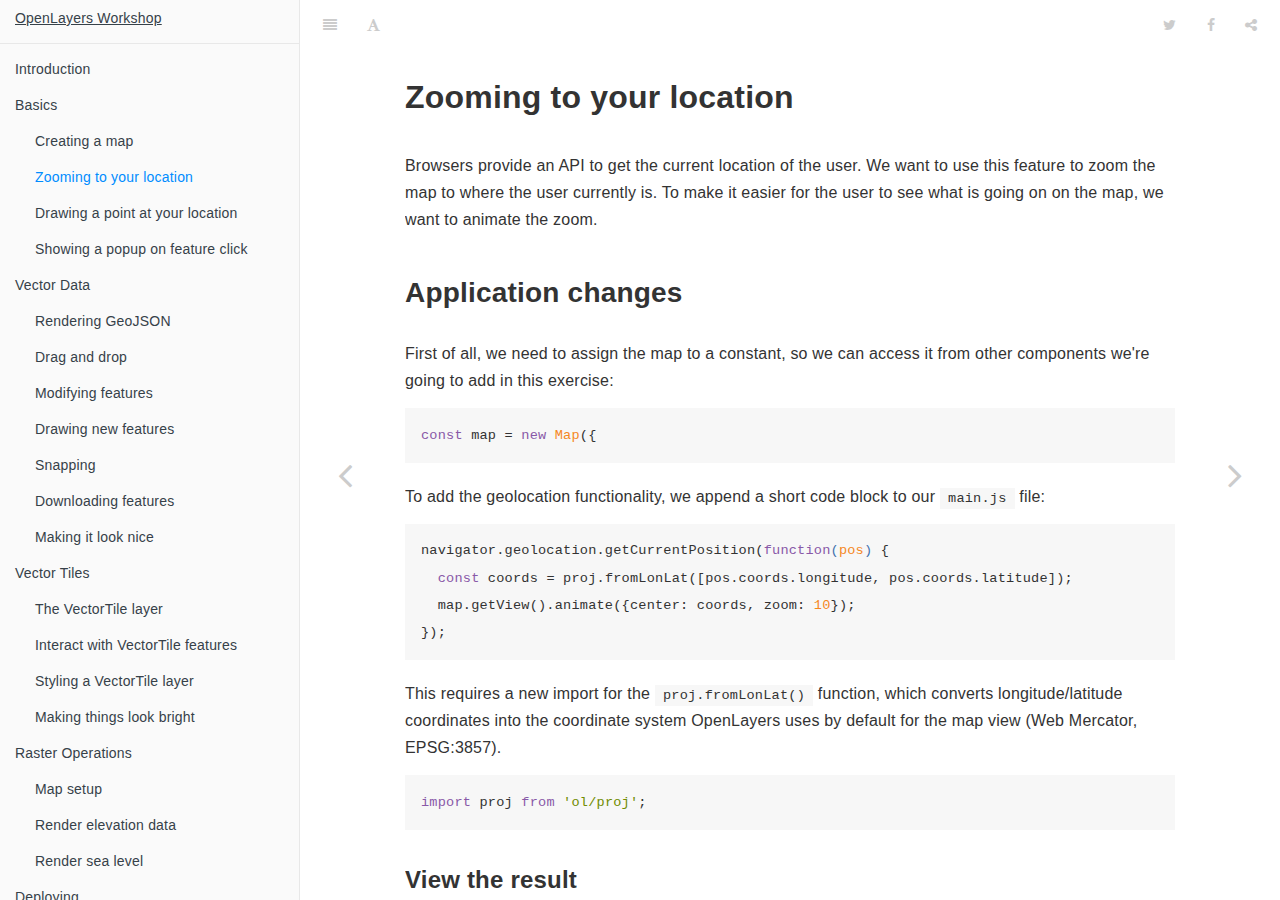
<file: openlayers-workshop-en/doc/basics/geolocation.html>
<!DOCTYPE HTML>
<html lang="en" >
    <head>
        <meta charset="UTF-8">
        <meta content="text/html; charset=utf-8" http-equiv="Content-Type">
        <title>Zooming to your location · GitBook</title>
        <meta http-equiv="X-UA-Compatible" content="IE=edge" />
        <meta name="description" content="">
        <meta name="generator" content="GitBook 3.2.3">
        
        
        
    
    <link rel="stylesheet" href="../../gitbook/style.css">

    
            
                
                <link rel="stylesheet" href="../../gitbook/gitbook-plugin-image-captions/image-captions.css">
                
            
                
                <link rel="stylesheet" href="../../gitbook/gitbook-plugin-highlight/website.css">
                
            
                
                <link rel="stylesheet" href="../../gitbook/gitbook-plugin-search/search.css">
                
            
                
                <link rel="stylesheet" href="../../gitbook/gitbook-plugin-fontsettings/website.css">
                
            
        

    

    
        
        <link rel="stylesheet" href="../style.css">
        
    

        
    
    
    <meta name="HandheldFriendly" content="true"/>
    <meta name="viewport" content="width=device-width, initial-scale=1, user-scalable=no">
    <meta name="apple-mobile-web-app-capable" content="yes">
    <meta name="apple-mobile-web-app-status-bar-style" content="black">
    <link rel="apple-touch-icon-precomposed" sizes="152x152" href="../../gitbook/images/apple-touch-icon-precomposed-152.png">
    <link rel="shortcut icon" href="../../gitbook/images/favicon.ico" type="image/x-icon">

    
    <link rel="next" href="point-feature.html" />
    
    
    <link rel="prev" href="map.html" />
    

    </head>
    <body>
        
<div class="book">
    <div class="book-summary">
        
            
<div id="book-search-input" role="search">
    <input type="text" placeholder="Type to search" />
</div>

            
                <nav role="navigation">
                


<ul class="summary">
    
    
    
        
        <li>
            <a href="/" target="_blank" class="custom-link">OpenLayers Workshop</a>
        </li>
    
    

    
    <li class="divider"></li>
    

    
        
        
    
        <li class="chapter " data-level="1.1" data-path="../">
            
                <a href="../">
            
                    
                    Introduction
            
                </a>
            

            
        </li>
    
        <li class="chapter " data-level="1.2" data-path="./">
            
                <a href="./">
            
                    
                    Basics
            
                </a>
            

            
            <ul class="articles">
                
    
        <li class="chapter " data-level="1.2.1" data-path="map.html">
            
                <a href="map.html">
            
                    
                    Creating a map
            
                </a>
            

            
        </li>
    
        <li class="chapter active" data-level="1.2.2" data-path="geolocation.html">
            
                <a href="geolocation.html">
            
                    
                    Zooming to your location
            
                </a>
            

            
        </li>
    
        <li class="chapter " data-level="1.2.3" data-path="point-feature.html">
            
                <a href="point-feature.html">
            
                    
                    Drawing a point at your location
            
                </a>
            

            
        </li>
    
        <li class="chapter " data-level="1.2.4" data-path="popup.html">
            
                <a href="popup.html">
            
                    
                    Showing a popup on feature click
            
                </a>
            

            
        </li>
    

            </ul>
            
        </li>
    
        <li class="chapter " data-level="1.3" data-path="../vector/">
            
                <a href="../vector/">
            
                    
                    Vector Data
            
                </a>
            

            
            <ul class="articles">
                
    
        <li class="chapter " data-level="1.3.1" data-path="../vector/geojson.html">
            
                <a href="../vector/geojson.html">
            
                    
                    Rendering GeoJSON
            
                </a>
            

            
        </li>
    
        <li class="chapter " data-level="1.3.2" data-path="../vector/drag-n-drop.html">
            
                <a href="../vector/drag-n-drop.html">
            
                    
                    Drag and drop
            
                </a>
            

            
        </li>
    
        <li class="chapter " data-level="1.3.3" data-path="../vector/modify.html">
            
                <a href="../vector/modify.html">
            
                    
                    Modifying features
            
                </a>
            

            
        </li>
    
        <li class="chapter " data-level="1.3.4" data-path="../vector/draw.html">
            
                <a href="../vector/draw.html">
            
                    
                    Drawing new features
            
                </a>
            

            
        </li>
    
        <li class="chapter " data-level="1.3.5" data-path="../vector/snap.html">
            
                <a href="../vector/snap.html">
            
                    
                    Snapping
            
                </a>
            

            
        </li>
    
        <li class="chapter " data-level="1.3.6" data-path="../vector/download.html">
            
                <a href="../vector/download.html">
            
                    
                    Downloading features
            
                </a>
            

            
        </li>
    
        <li class="chapter " data-level="1.3.7" data-path="../vector/style.html">
            
                <a href="../vector/style.html">
            
                    
                    Making it look nice
            
                </a>
            

            
        </li>
    

            </ul>
            
        </li>
    
        <li class="chapter " data-level="1.4" data-path="../vectortile/">
            
                <a href="../vectortile/">
            
                    
                    Vector Tiles
            
                </a>
            

            
            <ul class="articles">
                
    
        <li class="chapter " data-level="1.4.1" data-path="../vectortile/map.html">
            
                <a href="../vectortile/map.html">
            
                    
                    The VectorTile layer
            
                </a>
            

            
        </li>
    
        <li class="chapter " data-level="1.4.2" data-path="../vectortile/interact.html">
            
                <a href="../vectortile/interact.html">
            
                    
                    Interact with VectorTile features
            
                </a>
            

            
        </li>
    
        <li class="chapter " data-level="1.4.3" data-path="../vectortile/ugly.html">
            
                <a href="../vectortile/ugly.html">
            
                    
                    Styling a VectorTile layer
            
                </a>
            

            
        </li>
    
        <li class="chapter " data-level="1.4.4" data-path="../vectortile/bright.html">
            
                <a href="../vectortile/bright.html">
            
                    
                    Making things look bright
            
                </a>
            

            
        </li>
    

            </ul>
            
        </li>
    
        <li class="chapter " data-level="1.5" data-path="../raster/">
            
                <a href="../raster/">
            
                    
                    Raster Operations
            
                </a>
            

            
            <ul class="articles">
                
    
        <li class="chapter " data-level="1.5.1" data-path="../raster/map.html">
            
                <a href="../raster/map.html">
            
                    
                    Map setup
            
                </a>
            

            
        </li>
    
        <li class="chapter " data-level="1.5.2" data-path="../raster/elevation.html">
            
                <a href="../raster/elevation.html">
            
                    
                    Render elevation data
            
                </a>
            

            
        </li>
    
        <li class="chapter " data-level="1.5.3" data-path="../raster/raster.html">
            
                <a href="../raster/raster.html">
            
                    
                    Render sea level
            
                </a>
            

            
        </li>
    

            </ul>
            
        </li>
    
        <li class="chapter " data-level="1.6" data-path="../deploying/">
            
                <a href="../deploying/">
            
                    
                    Deploying
            
                </a>
            

            
        </li>
    

    

    <li class="divider"></li>

    <li>
        <a href="https://www.gitbook.com" target="blank" class="gitbook-link">
            Published with GitBook
        </a>
    </li>
</ul>


                </nav>
            
        
    </div>

    <div class="book-body">
        
            <div class="body-inner">
                
                    

<div class="book-header" role="navigation">
    

    <!-- Title -->
    <h1>
        <i class="fa fa-circle-o-notch fa-spin"></i>
        <a href=".." >Zooming to your location</a>
    </h1>
</div>




                    <div class="page-wrapper" tabindex="-1" role="main">
                        <div class="page-inner">
                            
<div id="book-search-results">
    <div class="search-noresults">
    
                                <section class="normal markdown-section">
                                
                                <h1 id="zooming-to-your-location">Zooming to your location</h1>
<p>Browsers provide an API to get the current location of the user. We want to use this feature to zoom the map to where the user currently is. To make it easier for the user to see what is going on on the map, we want to animate the zoom.</p>
<h2 id="application-changes">Application changes</h2>
<p>First of all, we need to assign the map to a constant, so we can access it from other components we&apos;re going to add in this exercise:</p>
<pre><code class="lang-javascript"><span class="hljs-keyword">const</span> map = <span class="hljs-keyword">new</span> <span class="hljs-built_in">Map</span>({
</code></pre>
<p>To add the geolocation functionality, we append a short code block to our <code>main.js</code> file:</p>
<pre><code class="lang-javascript">navigator.geolocation.getCurrentPosition(<span class="hljs-function"><span class="hljs-keyword">function</span>(<span class="hljs-params">pos</span>) </span>{
  <span class="hljs-keyword">const</span> coords = proj.fromLonLat([pos.coords.longitude, pos.coords.latitude]);
  map.getView().animate({center: coords, zoom: <span class="hljs-number">10</span>});
});
</code></pre>
<p>This requires a new import for the <code>proj.fromLonLat()</code> function, which converts longitude/latitude coordinates into the coordinate system OpenLayers uses by default for the map view (Web Mercator, EPSG:3857).</p>
<pre><code class="lang-javascript"><span class="hljs-keyword">import</span> proj <span class="hljs-keyword">from</span> <span class="hljs-string">&apos;ol/proj&apos;</span>;
</code></pre>
<h3 id="view-the-result">View the result</h3>
<p>When we look at the map in the web browser (<a href="http://localhost:3000/" target="_blank">http://localhost:3000/</a>), we will probably get asked whether we want to give the page access to our location. After answering &apos;Yes&apos;, an animated zoom should take us to our current location.</p>

                                
                                </section>
                            
    </div>
    <div class="search-results">
        <div class="has-results">
            
            <h1 class="search-results-title"><span class='search-results-count'></span> results matching "<span class='search-query'></span>"</h1>
            <ul class="search-results-list"></ul>
            
        </div>
        <div class="no-results">
            
            <h1 class="search-results-title">No results matching "<span class='search-query'></span>"</h1>
            
        </div>
    </div>
</div>

                        </div>
                    </div>
                
            </div>

            
                
                <a href="map.html" class="navigation navigation-prev " aria-label="Previous page: Creating a map">
                    <i class="fa fa-angle-left"></i>
                </a>
                
                
                <a href="point-feature.html" class="navigation navigation-next " aria-label="Next page: Drawing a point at your location">
                    <i class="fa fa-angle-right"></i>
                </a>
                
            
        
    </div>

    <script>
        var gitbook = gitbook || [];
        gitbook.push(function() {
            gitbook.page.hasChanged({"page":{"title":"Zooming to your location","level":"1.2.2","depth":2,"next":{"title":"Drawing a point at your location","level":"1.2.3","depth":2,"path":"basics/point-feature.md","ref":"basics/point-feature.md","articles":[]},"previous":{"title":"Creating a map","level":"1.2.1","depth":2,"path":"basics/map.md","ref":"basics/map.md","articles":[]},"dir":"ltr"},"config":{"plugins":["image-captions","include","include-codeblock-patched"],"styles":{"website":"style.css"},"pluginsConfig":{"include":{},"search":{},"lunr":{"maxIndexSize":1000000,"ignoreSpecialCharacters":false},"fontsettings":{"theme":"white","family":"sans","size":2},"highlight":{},"include-codeblock-patched":{"check":false,"edit":false,"fixlang":false,"lang":"","template":"default","theme":"chrome","unindent":false},"include-codeblock":{"unindent":true},"sharing":{"facebook":true,"twitter":true,"google":false,"weibo":false,"instapaper":false,"vk":false,"all":["facebook","google","twitter","weibo","instapaper"]},"theme-default":{"styles":{"website":"styles/website.css","pdf":"styles/pdf.css","epub":"styles/epub.css","mobi":"styles/mobi.css","ebook":"styles/ebook.css","print":"styles/print.css"},"showLevel":false},"image-captions":{"caption":"_CAPTION_","variable_name":"_pictures"}},"theme":"default","pdf":{"pageNumbers":true,"fontSize":12,"fontFamily":"Arial","paperSize":"a4","chapterMark":"pagebreak","pageBreaksBefore":"/","margin":{"right":62,"left":62,"top":56,"bottom":56}},"structure":{"langs":"LANGS.md","readme":"README.md","glossary":"GLOSSARY.md","summary":"SUMMARY.md"},"variables":{"workshopUrl":"http://localhost:3000","_pictures":[{"backlink":"basics/map.html#fig1.2.1.1","level":"1.2.1","list_caption":"Figure: A map of the world","alt":"A map of the world","nro":1,"url":"map.png","index":1,"caption_template":"_CAPTION_","label":"A map of the world","attributes":{},"skip":false,"key":"1.2.1.1"},{"backlink":"basics/point-feature.html#fig1.2.3.1","level":"1.2.3","list_caption":"Figure: User location with a marker","alt":"User location with a marker","nro":2,"url":"point-feature.png","index":1,"caption_template":"_CAPTION_","label":"User location with a marker","attributes":{},"skip":false,"key":"1.2.3.1"},{"backlink":"basics/popup.html#fig1.2.4.1","level":"1.2.4","list_caption":"Figure: A map with a popup at our location","alt":"A map with a popup at our location","nro":3,"url":"popup.png","index":1,"caption_template":"_CAPTION_","label":"A map with a popup at our location","attributes":{},"skip":false,"key":"1.2.4.1"},{"backlink":"vector/geojson.html#fig1.3.1.1","level":"1.3.1","list_caption":"Figure: GeoJSON features","alt":"GeoJSON features","nro":4,"url":"geojson.png","index":1,"caption_template":"_CAPTION_","label":"GeoJSON features","attributes":{},"skip":false,"key":"1.3.1.1"},{"backlink":"vector/drag-n-drop.html#fig1.3.2.1","level":"1.3.2","list_caption":"Figure: Drag and drop","alt":"Drag and drop","nro":5,"url":"drag-n-drop.png","index":1,"caption_template":"_CAPTION_","label":"Drag and drop","attributes":{},"skip":false,"key":"1.3.2.1"},{"backlink":"vector/modify.html#fig1.3.3.1","level":"1.3.3","list_caption":"Figure: Modifying features","alt":"Modifying features","nro":6,"url":"modify.png","index":1,"caption_template":"_CAPTION_","label":"Modifying features","attributes":{},"skip":false,"key":"1.3.3.1"},{"backlink":"vector/draw.html#fig1.3.4.1","level":"1.3.4","list_caption":"Figure: A new island nation in the Caribbean","alt":"A new island nation in the Caribbean","nro":7,"url":"draw.png","index":1,"caption_template":"_CAPTION_","label":"A new island nation in the Caribbean","attributes":{},"skip":false,"key":"1.3.4.1"},{"backlink":"vector/snap.html#fig1.3.5.1","level":"1.3.5","list_caption":"Figure: Uniting nations with the snap interaction","alt":"Uniting nations with the snap interaction","nro":8,"url":"snap.png","index":1,"caption_template":"_CAPTION_","label":"Uniting nations with the snap interaction","attributes":{},"skip":false,"key":"1.3.5.1"},{"backlink":"vector/download.html#fig1.3.6.1","level":"1.3.6","list_caption":"Figure: Buttons to clear and download data","alt":"Buttons to clear and download data","nro":9,"url":"download.png","index":1,"caption_template":"_CAPTION_","label":"Buttons to clear and download data","attributes":{},"skip":false,"key":"1.3.6.1"},{"backlink":"vector/style.html#fig1.3.7.1","level":"1.3.7","list_caption":"Figure: Features colored by area","alt":"Features colored by area","nro":10,"url":"style.png","index":1,"caption_template":"_CAPTION_","label":"Features colored by area","attributes":{},"skip":false,"key":"1.3.7.1"},{"backlink":"vectortile/map.html#fig1.4.1.1","level":"1.4.1","list_caption":"Figure: A world map without style","alt":"A world map without style","nro":11,"url":"map.png","index":1,"caption_template":"_CAPTION_","label":"A world map without style","attributes":{},"skip":false,"key":"1.4.1.1"},{"backlink":"vectortile/interact.html#fig1.4.2.1","level":"1.4.2","list_caption":"Figure: Getting feature information","alt":"Getting feature information","nro":12,"url":"interact.png","index":1,"caption_template":"_CAPTION_","label":"Getting feature information","attributes":{},"skip":false,"key":"1.4.2.1"},{"backlink":"vectortile/ugly.html#fig1.4.3.1","level":"1.4.3","list_caption":"Figure: An ugly world map","alt":"An ugly world map","nro":13,"url":"ugly.png","index":1,"caption_template":"_CAPTION_","label":"An ugly world map","attributes":{},"skip":false,"key":"1.4.3.1"},{"backlink":"vectortile/bright.html#fig1.4.4.1","level":"1.4.4","list_caption":"Figure: Ugly style in Maputnik","alt":"Ugly style in Maputnik","nro":14,"url":"maputnik.png","index":1,"caption_template":"_CAPTION_","label":"Ugly style in Maputnik","attributes":{},"skip":false,"key":"1.4.4.1"},{"backlink":"vectortile/bright.html#fig1.4.4.2","level":"1.4.4","list_caption":"Figure: A bright map of Boston","alt":"A bright map of Boston","nro":15,"url":"bright.png","index":2,"caption_template":"_CAPTION_","label":"A bright map of Boston","attributes":{},"skip":false,"key":"1.4.4.2"},{"backlink":"raster/map.html#fig1.5.1.1","level":"1.5.1","list_caption":"Figure: A map of Boston","alt":"A map of Boston","nro":16,"url":"map.png","index":1,"caption_template":"_CAPTION_","label":"A map of Boston","attributes":{},"skip":false,"key":"1.5.1.1"},{"backlink":"raster/elevation.html#fig1.5.2.1","level":"1.5.2","list_caption":"Figure: Terrain-RGB tiles rendered over Boston","alt":"Terrain-RGB tiles rendered over Boston","nro":17,"url":"elevation.png","index":1,"caption_template":"_CAPTION_","label":"Terrain-RGB tiles rendered over Boston","attributes":{},"skip":false,"key":"1.5.2.1"},{"backlink":"raster/raster.html#fig1.5.3.1","level":"1.5.3","list_caption":"Figure: Sea level rise in Boston","alt":"Sea level rise in Boston","nro":18,"url":"raster.png","index":1,"caption_template":"_CAPTION_","label":"Sea level rise in Boston","attributes":{},"skip":false,"key":"1.5.3.1"}]},"language":"en","links":{"sidebar":{"OpenLayers Workshop":"/"}},"gitbook":"*"},"file":{"path":"basics/geolocation.md","mtime":"2018-03-18T20:25:02.561Z","type":"markdown"},"gitbook":{"version":"3.2.3","time":"2018-03-19T11:34:10.264Z"},"basePath":"..","book":{"language":"en"}});
        });
    </script>
</div>

        
    <script src="../../gitbook/gitbook.js"></script>
    <script src="../../gitbook/theme.js"></script>
    
        
        <script src="../../gitbook/gitbook-plugin-search/search-engine.js"></script>
        
    
        
        <script src="../../gitbook/gitbook-plugin-search/search.js"></script>
        
    
        
        <script src="../../gitbook/gitbook-plugin-lunr/lunr.min.js"></script>
        
    
        
        <script src="../../gitbook/gitbook-plugin-lunr/search-lunr.js"></script>
        
    
        
        <script src="../../gitbook/gitbook-plugin-sharing/buttons.js"></script>
        
    
        
        <script src="../../gitbook/gitbook-plugin-fontsettings/fontsettings.js"></script>
        
    

    </body>
</html>
</file>
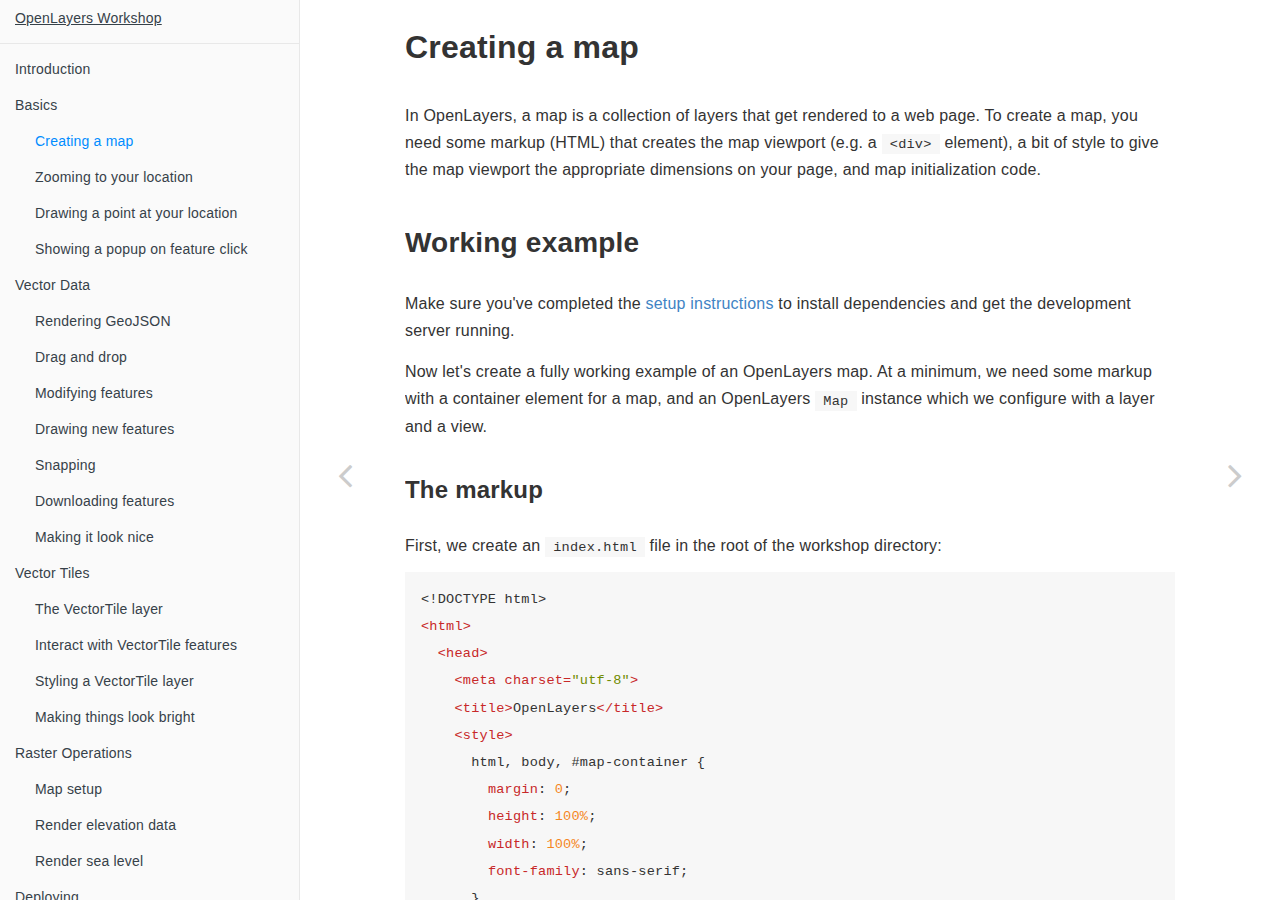
<file: openlayers-workshop-en/doc/basics/map.html>
<!DOCTYPE HTML>
<html lang="en" >
    <head>
        <meta charset="UTF-8">
        <meta content="text/html; charset=utf-8" http-equiv="Content-Type">
        <title>Creating a map · GitBook</title>
        <meta http-equiv="X-UA-Compatible" content="IE=edge" />
        <meta name="description" content="">
        <meta name="generator" content="GitBook 3.2.3">
        
        
        
    
    <link rel="stylesheet" href="../../gitbook/style.css">

    
            
                
                <link rel="stylesheet" href="../../gitbook/gitbook-plugin-image-captions/image-captions.css">
                
            
                
                <link rel="stylesheet" href="../../gitbook/gitbook-plugin-highlight/website.css">
                
            
                
                <link rel="stylesheet" href="../../gitbook/gitbook-plugin-search/search.css">
                
            
                
                <link rel="stylesheet" href="../../gitbook/gitbook-plugin-fontsettings/website.css">
                
            
        

    

    
        
        <link rel="stylesheet" href="../style.css">
        
    

        
    
    
    <meta name="HandheldFriendly" content="true"/>
    <meta name="viewport" content="width=device-width, initial-scale=1, user-scalable=no">
    <meta name="apple-mobile-web-app-capable" content="yes">
    <meta name="apple-mobile-web-app-status-bar-style" content="black">
    <link rel="apple-touch-icon-precomposed" sizes="152x152" href="../../gitbook/images/apple-touch-icon-precomposed-152.png">
    <link rel="shortcut icon" href="../../gitbook/images/favicon.ico" type="image/x-icon">

    
    <link rel="next" href="geolocation.html" />
    
    
    <link rel="prev" href="./" />
    

    </head>
    <body>
        
<div class="book">
    <div class="book-summary">
        
            
<div id="book-search-input" role="search">
    <input type="text" placeholder="Type to search" />
</div>

            
                <nav role="navigation">
                


<ul class="summary">
    
    
    
        
        <li>
            <a href="/" target="_blank" class="custom-link">OpenLayers Workshop</a>
        </li>
    
    

    
    <li class="divider"></li>
    

    
        
        
    
        <li class="chapter " data-level="1.1" data-path="../">
            
                <a href="../">
            
                    
                    Introduction
            
                </a>
            

            
        </li>
    
        <li class="chapter " data-level="1.2" data-path="./">
            
                <a href="./">
            
                    
                    Basics
            
                </a>
            

            
            <ul class="articles">
                
    
        <li class="chapter active" data-level="1.2.1" data-path="map.html">
            
                <a href="map.html">
            
                    
                    Creating a map
            
                </a>
            

            
        </li>
    
        <li class="chapter " data-level="1.2.2" data-path="geolocation.html">
            
                <a href="geolocation.html">
            
                    
                    Zooming to your location
            
                </a>
            

            
        </li>
    
        <li class="chapter " data-level="1.2.3" data-path="point-feature.html">
            
                <a href="point-feature.html">
            
                    
                    Drawing a point at your location
            
                </a>
            

            
        </li>
    
        <li class="chapter " data-level="1.2.4" data-path="popup.html">
            
                <a href="popup.html">
            
                    
                    Showing a popup on feature click
            
                </a>
            

            
        </li>
    

            </ul>
            
        </li>
    
        <li class="chapter " data-level="1.3" data-path="../vector/">
            
                <a href="../vector/">
            
                    
                    Vector Data
            
                </a>
            

            
            <ul class="articles">
                
    
        <li class="chapter " data-level="1.3.1" data-path="../vector/geojson.html">
            
                <a href="../vector/geojson.html">
            
                    
                    Rendering GeoJSON
            
                </a>
            

            
        </li>
    
        <li class="chapter " data-level="1.3.2" data-path="../vector/drag-n-drop.html">
            
                <a href="../vector/drag-n-drop.html">
            
                    
                    Drag and drop
            
                </a>
            

            
        </li>
    
        <li class="chapter " data-level="1.3.3" data-path="../vector/modify.html">
            
                <a href="../vector/modify.html">
            
                    
                    Modifying features
            
                </a>
            

            
        </li>
    
        <li class="chapter " data-level="1.3.4" data-path="../vector/draw.html">
            
                <a href="../vector/draw.html">
            
                    
                    Drawing new features
            
                </a>
            

            
        </li>
    
        <li class="chapter " data-level="1.3.5" data-path="../vector/snap.html">
            
                <a href="../vector/snap.html">
            
                    
                    Snapping
            
                </a>
            

            
        </li>
    
        <li class="chapter " data-level="1.3.6" data-path="../vector/download.html">
            
                <a href="../vector/download.html">
            
                    
                    Downloading features
            
                </a>
            

            
        </li>
    
        <li class="chapter " data-level="1.3.7" data-path="../vector/style.html">
            
                <a href="../vector/style.html">
            
                    
                    Making it look nice
            
                </a>
            

            
        </li>
    

            </ul>
            
        </li>
    
        <li class="chapter " data-level="1.4" data-path="../vectortile/">
            
                <a href="../vectortile/">
            
                    
                    Vector Tiles
            
                </a>
            

            
            <ul class="articles">
                
    
        <li class="chapter " data-level="1.4.1" data-path="../vectortile/map.html">
            
                <a href="../vectortile/map.html">
            
                    
                    The VectorTile layer
            
                </a>
            

            
        </li>
    
        <li class="chapter " data-level="1.4.2" data-path="../vectortile/interact.html">
            
                <a href="../vectortile/interact.html">
            
                    
                    Interact with VectorTile features
            
                </a>
            

            
        </li>
    
        <li class="chapter " data-level="1.4.3" data-path="../vectortile/ugly.html">
            
                <a href="../vectortile/ugly.html">
            
                    
                    Styling a VectorTile layer
            
                </a>
            

            
        </li>
    
        <li class="chapter " data-level="1.4.4" data-path="../vectortile/bright.html">
            
                <a href="../vectortile/bright.html">
            
                    
                    Making things look bright
            
                </a>
            

            
        </li>
    

            </ul>
            
        </li>
    
        <li class="chapter " data-level="1.5" data-path="../raster/">
            
                <a href="../raster/">
            
                    
                    Raster Operations
            
                </a>
            

            
            <ul class="articles">
                
    
        <li class="chapter " data-level="1.5.1" data-path="../raster/map.html">
            
                <a href="../raster/map.html">
            
                    
                    Map setup
            
                </a>
            

            
        </li>
    
        <li class="chapter " data-level="1.5.2" data-path="../raster/elevation.html">
            
                <a href="../raster/elevation.html">
            
                    
                    Render elevation data
            
                </a>
            

            
        </li>
    
        <li class="chapter " data-level="1.5.3" data-path="../raster/raster.html">
            
                <a href="../raster/raster.html">
            
                    
                    Render sea level
            
                </a>
            

            
        </li>
    

            </ul>
            
        </li>
    
        <li class="chapter " data-level="1.6" data-path="../deploying/">
            
                <a href="../deploying/">
            
                    
                    Deploying
            
                </a>
            

            
        </li>
    

    

    <li class="divider"></li>

    <li>
        <a href="https://www.gitbook.com" target="blank" class="gitbook-link">
            Published with GitBook
        </a>
    </li>
</ul>


                </nav>
            
        
    </div>

    <div class="book-body">
        
            <div class="body-inner">
                
                    

<div class="book-header" role="navigation">
    

    <!-- Title -->
    <h1>
        <i class="fa fa-circle-o-notch fa-spin"></i>
        <a href=".." >Creating a map</a>
    </h1>
</div>




                    <div class="page-wrapper" tabindex="-1" role="main">
                        <div class="page-inner">
                            
<div id="book-search-results">
    <div class="search-noresults">
    
                                <section class="normal markdown-section">
                                
                                <h1 id="creating-a-map">Creating a map</h1>
<p>In OpenLayers, a map is a collection of layers that get rendered to a web page.  To create a map, you need some markup (HTML) that creates the map viewport (e.g. a <code>&lt;div&gt;</code> element), a bit of style to give the map viewport the appropriate dimensions on your page, and map initialization code.</p>
<h2 id="working-example">Working example</h2>
<p>Make sure you&apos;ve completed the <a href="..">setup instructions</a> to install dependencies and get the development server running.</p>
<p>Now let&apos;s create a fully working example of an OpenLayers map. At a minimum, we need some markup with a container element for a map, and an OpenLayers <code>Map</code> instance which we configure with a layer and a view.</p>
<h3 id="the-markup">The markup</h3>
<p>First, we create an <code>index.html</code> file in the root of the workshop directory:</p>
<pre><code class="lang-html"><span class="hljs-meta">&lt;!DOCTYPE html&gt;</span>
<span class="hljs-tag">&lt;<span class="hljs-name">html</span>&gt;</span>
  <span class="hljs-tag">&lt;<span class="hljs-name">head</span>&gt;</span>
    <span class="hljs-tag">&lt;<span class="hljs-name">meta</span> <span class="hljs-attr">charset</span>=<span class="hljs-string">&quot;utf-8&quot;</span>&gt;</span>
    <span class="hljs-tag">&lt;<span class="hljs-name">title</span>&gt;</span>OpenLayers<span class="hljs-tag">&lt;/<span class="hljs-name">title</span>&gt;</span>
    <span class="hljs-tag">&lt;<span class="hljs-name">style</span>&gt;</span><span class="css">
      <span class="hljs-selector-tag">html</span>, <span class="hljs-selector-tag">body</span>, <span class="hljs-selector-id">#map-container</span> {
        <span class="hljs-attribute">margin</span>: <span class="hljs-number">0</span>;
        <span class="hljs-attribute">height</span>: <span class="hljs-number">100%</span>;
        <span class="hljs-attribute">width</span>: <span class="hljs-number">100%</span>;
        <span class="hljs-attribute">font-family</span>: sans-serif;
      }
    </span><span class="hljs-tag">&lt;/<span class="hljs-name">style</span>&gt;</span>
  <span class="hljs-tag">&lt;/<span class="hljs-name">head</span>&gt;</span>
  <span class="hljs-tag">&lt;<span class="hljs-name">body</span>&gt;</span>
    <span class="hljs-tag">&lt;<span class="hljs-name">div</span> <span class="hljs-attr">id</span>=<span class="hljs-string">&quot;map-container&quot;</span>&gt;</span><span class="hljs-tag">&lt;/<span class="hljs-name">div</span>&gt;</span>
  <span class="hljs-tag">&lt;/<span class="hljs-name">body</span>&gt;</span>
<span class="hljs-tag">&lt;/<span class="hljs-name">html</span>&gt;</span>
</code></pre>
<p>Note that we do not need to include any <code>&lt;script&gt;</code> for our application. Our webpack setup takes care of that. Our <code>&lt;style&gt;</code> makes the map container fill the whole page, and we will use the container <code>&lt;div&gt;</code> with the <code>map-container</code> id as target for the map.</p>
<h3 id="the-application">The application</h3>
<p>To work with OpenLayers, we import the <a href="https://www.npmjs.com/package/ol" target="_blank"><code>ol</code> package</a> from npm. This is done with an <code>npm install</code> in our terminal:</p>
<pre><code>npm install --save ol
</code></pre><p>Next, as entry point of the application, we create a <code>main.js</code> file, and also save it in the root of the workshop directory:</p>
<pre><code class="lang-javascript"><span class="hljs-keyword">import</span> <span class="hljs-string">&apos;ol/ol.css&apos;</span>;
<span class="hljs-keyword">import</span> <span class="hljs-built_in">Map</span> <span class="hljs-keyword">from</span> <span class="hljs-string">&apos;ol/map&apos;</span>;
<span class="hljs-keyword">import</span> View <span class="hljs-keyword">from</span> <span class="hljs-string">&apos;ol/view&apos;</span>;
<span class="hljs-keyword">import</span> TileLayer <span class="hljs-keyword">from</span> <span class="hljs-string">&apos;ol/layer/tile&apos;</span>;
<span class="hljs-keyword">import</span> XYZSource <span class="hljs-keyword">from</span> <span class="hljs-string">&apos;ol/source/xyz&apos;</span>;

<span class="hljs-keyword">new</span> <span class="hljs-built_in">Map</span>({
  target: <span class="hljs-string">&apos;map-container&apos;</span>,
  layers: [
    <span class="hljs-keyword">new</span> TileLayer({
      source: <span class="hljs-keyword">new</span> XYZSource({
        url: <span class="hljs-string">&apos;http://tile.stamen.com/terrain/{z}/{x}/{y}.jpg&apos;</span>
      })
    })
  ],
  view: <span class="hljs-keyword">new</span> View({
    center: [<span class="hljs-number">0</span>, <span class="hljs-number">0</span>],
    zoom: <span class="hljs-number">2</span>
  })
});
</code></pre>
<p>At the top, we import the required modules from the <code>ol</code> package. Note the <code>&apos;ol/ol.css&apos;</code> import, which adds the styles that OpenLayers requires for its basic UI components. With everything we need imported, we create move on and create a <code>Map</code>. The <code>target</code> points to the container <code>&lt;div&gt;</code> we have in our markup. We configure the map with a tiled image layer (<code>TileLayer</code>) and an <code>XYZSource</code>. Finally, the <code>View</code> defines the initial <code>center</code> and <code>zoom</code>.</p>
<h3 id="viewing-the-map">Viewing the map</h3>
<p>Now our application is ready for testing. Let&apos;s open the working map in a web browser: <a href="http://localhost:3000/" target="_blank">http://localhost:3000/</a>. This is how it should look:</p>
<figure id="fig1.2.1.1"><img src="map.png" alt="A map of the world"><figcaption>A map of the world</figcaption></figure>
<p>In the final chapter of the workshop, we will learn how create a production build of the application for deployment.</p>

                                
                                </section>
                            
    </div>
    <div class="search-results">
        <div class="has-results">
            
            <h1 class="search-results-title"><span class='search-results-count'></span> results matching "<span class='search-query'></span>"</h1>
            <ul class="search-results-list"></ul>
            
        </div>
        <div class="no-results">
            
            <h1 class="search-results-title">No results matching "<span class='search-query'></span>"</h1>
            
        </div>
    </div>
</div>

                        </div>
                    </div>
                
            </div>

            
                
                <a href="./" class="navigation navigation-prev " aria-label="Previous page: Basics">
                    <i class="fa fa-angle-left"></i>
                </a>
                
                
                <a href="geolocation.html" class="navigation navigation-next " aria-label="Next page: Zooming to your location">
                    <i class="fa fa-angle-right"></i>
                </a>
                
            
        
    </div>

    <script>
        var gitbook = gitbook || [];
        gitbook.push(function() {
            gitbook.page.hasChanged({"page":{"title":"Creating a map","level":"1.2.1","depth":2,"next":{"title":"Zooming to your location","level":"1.2.2","depth":2,"path":"basics/geolocation.md","ref":"basics/geolocation.md","articles":[]},"previous":{"title":"Basics","level":"1.2","depth":1,"path":"basics/README.md","ref":"basics/README.md","articles":[{"title":"Creating a map","level":"1.2.1","depth":2,"path":"basics/map.md","ref":"basics/map.md","articles":[]},{"title":"Zooming to your location","level":"1.2.2","depth":2,"path":"basics/geolocation.md","ref":"basics/geolocation.md","articles":[]},{"title":"Drawing a point at your location","level":"1.2.3","depth":2,"path":"basics/point-feature.md","ref":"basics/point-feature.md","articles":[]},{"title":"Showing a popup on feature click","level":"1.2.4","depth":2,"path":"basics/popup.md","ref":"basics/popup.md","articles":[]}]},"dir":"ltr"},"config":{"plugins":["image-captions","include","include-codeblock-patched"],"styles":{"website":"style.css"},"pluginsConfig":{"include":{},"search":{},"lunr":{"maxIndexSize":1000000,"ignoreSpecialCharacters":false},"fontsettings":{"theme":"white","family":"sans","size":2},"highlight":{},"include-codeblock-patched":{"check":false,"edit":false,"fixlang":false,"lang":"","template":"default","theme":"chrome","unindent":false},"include-codeblock":{"unindent":true},"sharing":{"facebook":true,"twitter":true,"google":false,"weibo":false,"instapaper":false,"vk":false,"all":["facebook","google","twitter","weibo","instapaper"]},"theme-default":{"styles":{"website":"styles/website.css","pdf":"styles/pdf.css","epub":"styles/epub.css","mobi":"styles/mobi.css","ebook":"styles/ebook.css","print":"styles/print.css"},"showLevel":false},"image-captions":{"caption":"_CAPTION_","variable_name":"_pictures"}},"theme":"default","pdf":{"pageNumbers":true,"fontSize":12,"fontFamily":"Arial","paperSize":"a4","chapterMark":"pagebreak","pageBreaksBefore":"/","margin":{"right":62,"left":62,"top":56,"bottom":56}},"structure":{"langs":"LANGS.md","readme":"README.md","glossary":"GLOSSARY.md","summary":"SUMMARY.md"},"variables":{"workshopUrl":"http://localhost:3000","_pictures":[{"backlink":"basics/map.html#fig1.2.1.1","level":"1.2.1","list_caption":"Figure: A map of the world","alt":"A map of the world","nro":1,"url":"map.png","index":1,"caption_template":"_CAPTION_","label":"A map of the world","attributes":{},"skip":false,"key":"1.2.1.1"},{"backlink":"basics/point-feature.html#fig1.2.3.1","level":"1.2.3","list_caption":"Figure: User location with a marker","alt":"User location with a marker","nro":2,"url":"point-feature.png","index":1,"caption_template":"_CAPTION_","label":"User location with a marker","attributes":{},"skip":false,"key":"1.2.3.1"},{"backlink":"basics/popup.html#fig1.2.4.1","level":"1.2.4","list_caption":"Figure: A map with a popup at our location","alt":"A map with a popup at our location","nro":3,"url":"popup.png","index":1,"caption_template":"_CAPTION_","label":"A map with a popup at our location","attributes":{},"skip":false,"key":"1.2.4.1"},{"backlink":"vector/geojson.html#fig1.3.1.1","level":"1.3.1","list_caption":"Figure: GeoJSON features","alt":"GeoJSON features","nro":4,"url":"geojson.png","index":1,"caption_template":"_CAPTION_","label":"GeoJSON features","attributes":{},"skip":false,"key":"1.3.1.1"},{"backlink":"vector/drag-n-drop.html#fig1.3.2.1","level":"1.3.2","list_caption":"Figure: Drag and drop","alt":"Drag and drop","nro":5,"url":"drag-n-drop.png","index":1,"caption_template":"_CAPTION_","label":"Drag and drop","attributes":{},"skip":false,"key":"1.3.2.1"},{"backlink":"vector/modify.html#fig1.3.3.1","level":"1.3.3","list_caption":"Figure: Modifying features","alt":"Modifying features","nro":6,"url":"modify.png","index":1,"caption_template":"_CAPTION_","label":"Modifying features","attributes":{},"skip":false,"key":"1.3.3.1"},{"backlink":"vector/draw.html#fig1.3.4.1","level":"1.3.4","list_caption":"Figure: A new island nation in the Caribbean","alt":"A new island nation in the Caribbean","nro":7,"url":"draw.png","index":1,"caption_template":"_CAPTION_","label":"A new island nation in the Caribbean","attributes":{},"skip":false,"key":"1.3.4.1"},{"backlink":"vector/snap.html#fig1.3.5.1","level":"1.3.5","list_caption":"Figure: Uniting nations with the snap interaction","alt":"Uniting nations with the snap interaction","nro":8,"url":"snap.png","index":1,"caption_template":"_CAPTION_","label":"Uniting nations with the snap interaction","attributes":{},"skip":false,"key":"1.3.5.1"},{"backlink":"vector/download.html#fig1.3.6.1","level":"1.3.6","list_caption":"Figure: Buttons to clear and download data","alt":"Buttons to clear and download data","nro":9,"url":"download.png","index":1,"caption_template":"_CAPTION_","label":"Buttons to clear and download data","attributes":{},"skip":false,"key":"1.3.6.1"},{"backlink":"vector/style.html#fig1.3.7.1","level":"1.3.7","list_caption":"Figure: Features colored by area","alt":"Features colored by area","nro":10,"url":"style.png","index":1,"caption_template":"_CAPTION_","label":"Features colored by area","attributes":{},"skip":false,"key":"1.3.7.1"},{"backlink":"vectortile/map.html#fig1.4.1.1","level":"1.4.1","list_caption":"Figure: A world map without style","alt":"A world map without style","nro":11,"url":"map.png","index":1,"caption_template":"_CAPTION_","label":"A world map without style","attributes":{},"skip":false,"key":"1.4.1.1"},{"backlink":"vectortile/interact.html#fig1.4.2.1","level":"1.4.2","list_caption":"Figure: Getting feature information","alt":"Getting feature information","nro":12,"url":"interact.png","index":1,"caption_template":"_CAPTION_","label":"Getting feature information","attributes":{},"skip":false,"key":"1.4.2.1"},{"backlink":"vectortile/ugly.html#fig1.4.3.1","level":"1.4.3","list_caption":"Figure: An ugly world map","alt":"An ugly world map","nro":13,"url":"ugly.png","index":1,"caption_template":"_CAPTION_","label":"An ugly world map","attributes":{},"skip":false,"key":"1.4.3.1"},{"backlink":"vectortile/bright.html#fig1.4.4.1","level":"1.4.4","list_caption":"Figure: Ugly style in Maputnik","alt":"Ugly style in Maputnik","nro":14,"url":"maputnik.png","index":1,"caption_template":"_CAPTION_","label":"Ugly style in Maputnik","attributes":{},"skip":false,"key":"1.4.4.1"},{"backlink":"vectortile/bright.html#fig1.4.4.2","level":"1.4.4","list_caption":"Figure: A bright map of Boston","alt":"A bright map of Boston","nro":15,"url":"bright.png","index":2,"caption_template":"_CAPTION_","label":"A bright map of Boston","attributes":{},"skip":false,"key":"1.4.4.2"},{"backlink":"raster/map.html#fig1.5.1.1","level":"1.5.1","list_caption":"Figure: A map of Boston","alt":"A map of Boston","nro":16,"url":"map.png","index":1,"caption_template":"_CAPTION_","label":"A map of Boston","attributes":{},"skip":false,"key":"1.5.1.1"},{"backlink":"raster/elevation.html#fig1.5.2.1","level":"1.5.2","list_caption":"Figure: Terrain-RGB tiles rendered over Boston","alt":"Terrain-RGB tiles rendered over Boston","nro":17,"url":"elevation.png","index":1,"caption_template":"_CAPTION_","label":"Terrain-RGB tiles rendered over Boston","attributes":{},"skip":false,"key":"1.5.2.1"},{"backlink":"raster/raster.html#fig1.5.3.1","level":"1.5.3","list_caption":"Figure: Sea level rise in Boston","alt":"Sea level rise in Boston","nro":18,"url":"raster.png","index":1,"caption_template":"_CAPTION_","label":"Sea level rise in Boston","attributes":{},"skip":false,"key":"1.5.3.1"}]},"language":"en","links":{"sidebar":{"OpenLayers Workshop":"/"}},"gitbook":"*"},"file":{"path":"basics/map.md","mtime":"2018-03-18T20:25:02.561Z","type":"markdown"},"gitbook":{"version":"3.2.3","time":"2018-03-19T11:34:10.264Z"},"basePath":"..","book":{"language":"en"}});
        });
    </script>
</div>

        
    <script src="../../gitbook/gitbook.js"></script>
    <script src="../../gitbook/theme.js"></script>
    
        
        <script src="../../gitbook/gitbook-plugin-search/search-engine.js"></script>
        
    
        
        <script src="../../gitbook/gitbook-plugin-search/search.js"></script>
        
    
        
        <script src="../../gitbook/gitbook-plugin-lunr/lunr.min.js"></script>
        
    
        
        <script src="../../gitbook/gitbook-plugin-lunr/search-lunr.js"></script>
        
    
        
        <script src="../../gitbook/gitbook-plugin-sharing/buttons.js"></script>
        
    
        
        <script src="../../gitbook/gitbook-plugin-fontsettings/fontsettings.js"></script>
        
    

    </body>
</html>
</file>
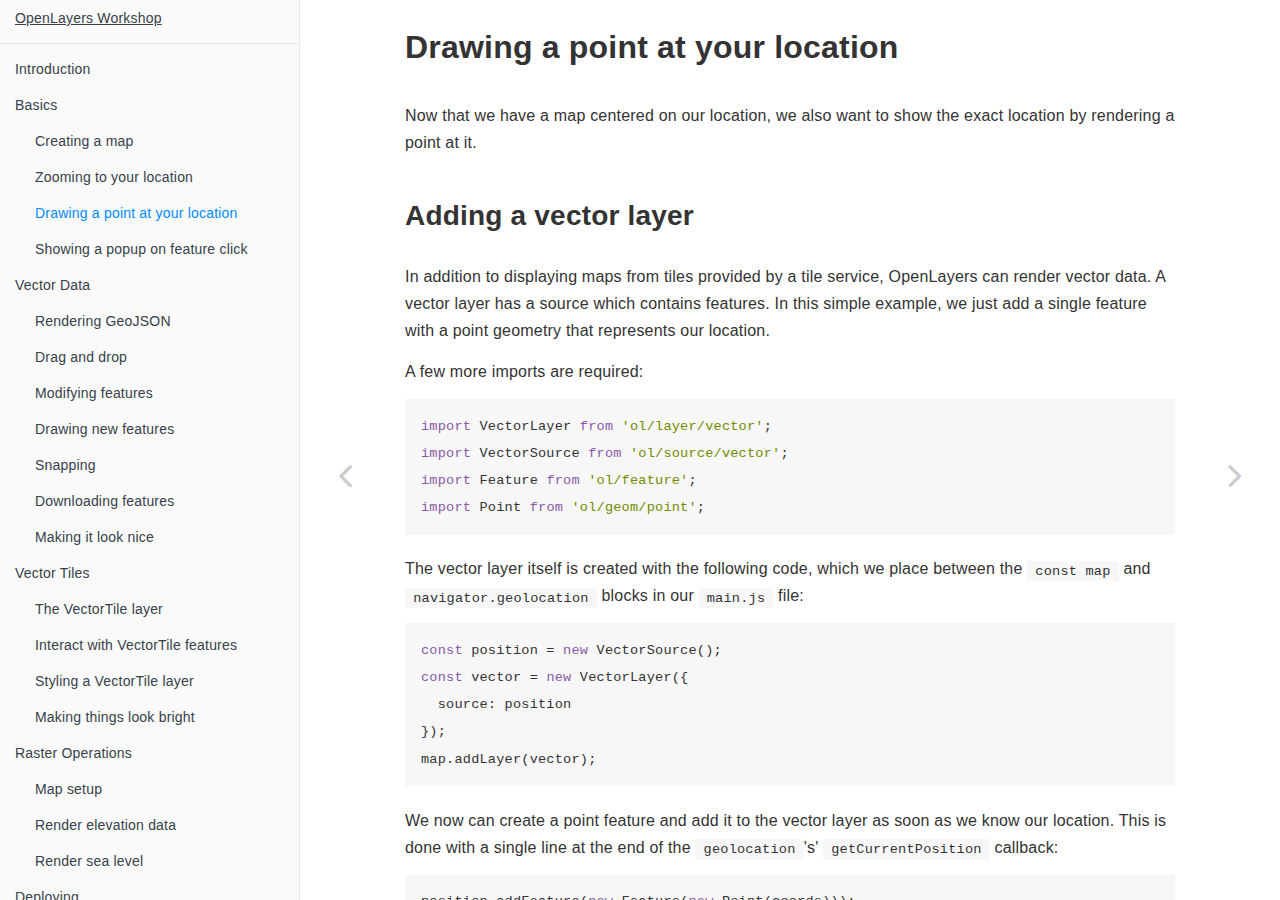
<file: openlayers-workshop-en/doc/basics/point-feature.html>
<!DOCTYPE HTML>
<html lang="en" >
    <head>
        <meta charset="UTF-8">
        <meta content="text/html; charset=utf-8" http-equiv="Content-Type">
        <title>Drawing a point at your location · GitBook</title>
        <meta http-equiv="X-UA-Compatible" content="IE=edge" />
        <meta name="description" content="">
        <meta name="generator" content="GitBook 3.2.3">
        
        
        
    
    <link rel="stylesheet" href="../../gitbook/style.css">

    
            
                
                <link rel="stylesheet" href="../../gitbook/gitbook-plugin-image-captions/image-captions.css">
                
            
                
                <link rel="stylesheet" href="../../gitbook/gitbook-plugin-highlight/website.css">
                
            
                
                <link rel="stylesheet" href="../../gitbook/gitbook-plugin-search/search.css">
                
            
                
                <link rel="stylesheet" href="../../gitbook/gitbook-plugin-fontsettings/website.css">
                
            
        

    

    
        
        <link rel="stylesheet" href="../style.css">
        
    

        
    
    
    <meta name="HandheldFriendly" content="true"/>
    <meta name="viewport" content="width=device-width, initial-scale=1, user-scalable=no">
    <meta name="apple-mobile-web-app-capable" content="yes">
    <meta name="apple-mobile-web-app-status-bar-style" content="black">
    <link rel="apple-touch-icon-precomposed" sizes="152x152" href="../../gitbook/images/apple-touch-icon-precomposed-152.png">
    <link rel="shortcut icon" href="../../gitbook/images/favicon.ico" type="image/x-icon">

    
    <link rel="next" href="popup.html" />
    
    
    <link rel="prev" href="geolocation.html" />
    

    </head>
    <body>
        
<div class="book">
    <div class="book-summary">
        
            
<div id="book-search-input" role="search">
    <input type="text" placeholder="Type to search" />
</div>

            
                <nav role="navigation">
                


<ul class="summary">
    
    
    
        
        <li>
            <a href="/" target="_blank" class="custom-link">OpenLayers Workshop</a>
        </li>
    
    

    
    <li class="divider"></li>
    

    
        
        
    
        <li class="chapter " data-level="1.1" data-path="../">
            
                <a href="../">
            
                    
                    Introduction
            
                </a>
            

            
        </li>
    
        <li class="chapter " data-level="1.2" data-path="./">
            
                <a href="./">
            
                    
                    Basics
            
                </a>
            

            
            <ul class="articles">
                
    
        <li class="chapter " data-level="1.2.1" data-path="map.html">
            
                <a href="map.html">
            
                    
                    Creating a map
            
                </a>
            

            
        </li>
    
        <li class="chapter " data-level="1.2.2" data-path="geolocation.html">
            
                <a href="geolocation.html">
            
                    
                    Zooming to your location
            
                </a>
            

            
        </li>
    
        <li class="chapter active" data-level="1.2.3" data-path="point-feature.html">
            
                <a href="point-feature.html">
            
                    
                    Drawing a point at your location
            
                </a>
            

            
        </li>
    
        <li class="chapter " data-level="1.2.4" data-path="popup.html">
            
                <a href="popup.html">
            
                    
                    Showing a popup on feature click
            
                </a>
            

            
        </li>
    

            </ul>
            
        </li>
    
        <li class="chapter " data-level="1.3" data-path="../vector/">
            
                <a href="../vector/">
            
                    
                    Vector Data
            
                </a>
            

            
            <ul class="articles">
                
    
        <li class="chapter " data-level="1.3.1" data-path="../vector/geojson.html">
            
                <a href="../vector/geojson.html">
            
                    
                    Rendering GeoJSON
            
                </a>
            

            
        </li>
    
        <li class="chapter " data-level="1.3.2" data-path="../vector/drag-n-drop.html">
            
                <a href="../vector/drag-n-drop.html">
            
                    
                    Drag and drop
            
                </a>
            

            
        </li>
    
        <li class="chapter " data-level="1.3.3" data-path="../vector/modify.html">
            
                <a href="../vector/modify.html">
            
                    
                    Modifying features
            
                </a>
            

            
        </li>
    
        <li class="chapter " data-level="1.3.4" data-path="../vector/draw.html">
            
                <a href="../vector/draw.html">
            
                    
                    Drawing new features
            
                </a>
            

            
        </li>
    
        <li class="chapter " data-level="1.3.5" data-path="../vector/snap.html">
            
                <a href="../vector/snap.html">
            
                    
                    Snapping
            
                </a>
            

            
        </li>
    
        <li class="chapter " data-level="1.3.6" data-path="../vector/download.html">
            
                <a href="../vector/download.html">
            
                    
                    Downloading features
            
                </a>
            

            
        </li>
    
        <li class="chapter " data-level="1.3.7" data-path="../vector/style.html">
            
                <a href="../vector/style.html">
            
                    
                    Making it look nice
            
                </a>
            

            
        </li>
    

            </ul>
            
        </li>
    
        <li class="chapter " data-level="1.4" data-path="../vectortile/">
            
                <a href="../vectortile/">
            
                    
                    Vector Tiles
            
                </a>
            

            
            <ul class="articles">
                
    
        <li class="chapter " data-level="1.4.1" data-path="../vectortile/map.html">
            
                <a href="../vectortile/map.html">
            
                    
                    The VectorTile layer
            
                </a>
            

            
        </li>
    
        <li class="chapter " data-level="1.4.2" data-path="../vectortile/interact.html">
            
                <a href="../vectortile/interact.html">
            
                    
                    Interact with VectorTile features
            
                </a>
            

            
        </li>
    
        <li class="chapter " data-level="1.4.3" data-path="../vectortile/ugly.html">
            
                <a href="../vectortile/ugly.html">
            
                    
                    Styling a VectorTile layer
            
                </a>
            

            
        </li>
    
        <li class="chapter " data-level="1.4.4" data-path="../vectortile/bright.html">
            
                <a href="../vectortile/bright.html">
            
                    
                    Making things look bright
            
                </a>
            

            
        </li>
    

            </ul>
            
        </li>
    
        <li class="chapter " data-level="1.5" data-path="../raster/">
            
                <a href="../raster/">
            
                    
                    Raster Operations
            
                </a>
            

            
            <ul class="articles">
                
    
        <li class="chapter " data-level="1.5.1" data-path="../raster/map.html">
            
                <a href="../raster/map.html">
            
                    
                    Map setup
            
                </a>
            

            
        </li>
    
        <li class="chapter " data-level="1.5.2" data-path="../raster/elevation.html">
            
                <a href="../raster/elevation.html">
            
                    
                    Render elevation data
            
                </a>
            

            
        </li>
    
        <li class="chapter " data-level="1.5.3" data-path="../raster/raster.html">
            
                <a href="../raster/raster.html">
            
                    
                    Render sea level
            
                </a>
            

            
        </li>
    

            </ul>
            
        </li>
    
        <li class="chapter " data-level="1.6" data-path="../deploying/">
            
                <a href="../deploying/">
            
                    
                    Deploying
            
                </a>
            

            
        </li>
    

    

    <li class="divider"></li>

    <li>
        <a href="https://www.gitbook.com" target="blank" class="gitbook-link">
            Published with GitBook
        </a>
    </li>
</ul>


                </nav>
            
        
    </div>

    <div class="book-body">
        
            <div class="body-inner">
                
                    

<div class="book-header" role="navigation">
    

    <!-- Title -->
    <h1>
        <i class="fa fa-circle-o-notch fa-spin"></i>
        <a href=".." >Drawing a point at your location</a>
    </h1>
</div>




                    <div class="page-wrapper" tabindex="-1" role="main">
                        <div class="page-inner">
                            
<div id="book-search-results">
    <div class="search-noresults">
    
                                <section class="normal markdown-section">
                                
                                <h1 id="drawing-a-point-at-your-location">Drawing a point at your location</h1>
<p>Now that we have a map centered on our location, we also want to show the exact location by rendering a point at it.</p>
<h2 id="adding-a-vector-layer">Adding a vector layer</h2>
<p>In addition to displaying maps from tiles provided by a tile service, OpenLayers can render vector data. A vector layer has a source which contains features. In this simple example, we just add a single feature with a point geometry that represents our location.</p>
<p>A few more imports are required:</p>
<pre><code class="lang-javascript"><span class="hljs-keyword">import</span> VectorLayer <span class="hljs-keyword">from</span> <span class="hljs-string">&apos;ol/layer/vector&apos;</span>;
<span class="hljs-keyword">import</span> VectorSource <span class="hljs-keyword">from</span> <span class="hljs-string">&apos;ol/source/vector&apos;</span>;
<span class="hljs-keyword">import</span> Feature <span class="hljs-keyword">from</span> <span class="hljs-string">&apos;ol/feature&apos;</span>;
<span class="hljs-keyword">import</span> Point <span class="hljs-keyword">from</span> <span class="hljs-string">&apos;ol/geom/point&apos;</span>;
</code></pre>
<p>The vector layer itself is created with the following code, which we place between the <code>const map</code> and <code>navigator.geolocation</code> blocks in our <code>main.js</code> file:</p>
<pre><code class="lang-javascript"><span class="hljs-keyword">const</span> position = <span class="hljs-keyword">new</span> VectorSource();
<span class="hljs-keyword">const</span> vector = <span class="hljs-keyword">new</span> VectorLayer({
  source: position
});
map.addLayer(vector);
</code></pre>
<p>We now can create a point feature and add it to the vector layer as soon as we know our location. This is done with a single line at the end of the <code>geolocation</code>&apos;s&apos; <code>getCurrentPosition</code> callback:</p>
<pre><code class="lang-javascript">position.addFeature(<span class="hljs-keyword">new</span> Feature(<span class="hljs-keyword">new</span> Point(coords)));
</code></pre>
<h2 id="styling-the-point">Styling the point</h2>
<p>To make the point of our location easier to see on the map, we can give the vector layer some style. This requires more imports to be added at the top of our <code>main.js</code>.</p>
<pre><code class="lang-javascript"><span class="hljs-keyword">import</span> Style <span class="hljs-keyword">from</span> <span class="hljs-string">&apos;ol/style/style&apos;</span>;
<span class="hljs-keyword">import</span> IconStyle <span class="hljs-keyword">from</span> <span class="hljs-string">&apos;ol/style/icon&apos;</span>;
</code></pre>
<p>The code for adding the style can be added after the <code>VectorLayer</code> definition:</p>
<pre><code class="lang-javascript">vector.setStyle(<span class="hljs-keyword">new</span> Style({
  image: <span class="hljs-keyword">new</span> IconStyle({
    src: <span class="hljs-string">&apos;./data/marker.png&apos;</span>
  })
}));
</code></pre>
<p>When done, the result should look like this:</p>
<figure id="fig1.2.3.1"><img src="point-feature.png" alt="User location with a marker"><figcaption>User location with a marker</figcaption></figure>

                                
                                </section>
                            
    </div>
    <div class="search-results">
        <div class="has-results">
            
            <h1 class="search-results-title"><span class='search-results-count'></span> results matching "<span class='search-query'></span>"</h1>
            <ul class="search-results-list"></ul>
            
        </div>
        <div class="no-results">
            
            <h1 class="search-results-title">No results matching "<span class='search-query'></span>"</h1>
            
        </div>
    </div>
</div>

                        </div>
                    </div>
                
            </div>

            
                
                <a href="geolocation.html" class="navigation navigation-prev " aria-label="Previous page: Zooming to your location">
                    <i class="fa fa-angle-left"></i>
                </a>
                
                
                <a href="popup.html" class="navigation navigation-next " aria-label="Next page: Showing a popup on feature click">
                    <i class="fa fa-angle-right"></i>
                </a>
                
            
        
    </div>

    <script>
        var gitbook = gitbook || [];
        gitbook.push(function() {
            gitbook.page.hasChanged({"page":{"title":"Drawing a point at your location","level":"1.2.3","depth":2,"next":{"title":"Showing a popup on feature click","level":"1.2.4","depth":2,"path":"basics/popup.md","ref":"basics/popup.md","articles":[]},"previous":{"title":"Zooming to your location","level":"1.2.2","depth":2,"path":"basics/geolocation.md","ref":"basics/geolocation.md","articles":[]},"dir":"ltr"},"config":{"plugins":["image-captions","include","include-codeblock-patched"],"styles":{"website":"style.css"},"pluginsConfig":{"include":{},"search":{},"lunr":{"maxIndexSize":1000000,"ignoreSpecialCharacters":false},"fontsettings":{"theme":"white","family":"sans","size":2},"highlight":{},"include-codeblock-patched":{"check":false,"edit":false,"fixlang":false,"lang":"","template":"default","theme":"chrome","unindent":false},"include-codeblock":{"unindent":true},"sharing":{"facebook":true,"twitter":true,"google":false,"weibo":false,"instapaper":false,"vk":false,"all":["facebook","google","twitter","weibo","instapaper"]},"theme-default":{"styles":{"website":"styles/website.css","pdf":"styles/pdf.css","epub":"styles/epub.css","mobi":"styles/mobi.css","ebook":"styles/ebook.css","print":"styles/print.css"},"showLevel":false},"image-captions":{"caption":"_CAPTION_","variable_name":"_pictures"}},"theme":"default","pdf":{"pageNumbers":true,"fontSize":12,"fontFamily":"Arial","paperSize":"a4","chapterMark":"pagebreak","pageBreaksBefore":"/","margin":{"right":62,"left":62,"top":56,"bottom":56}},"structure":{"langs":"LANGS.md","readme":"README.md","glossary":"GLOSSARY.md","summary":"SUMMARY.md"},"variables":{"workshopUrl":"http://localhost:3000","_pictures":[{"backlink":"basics/map.html#fig1.2.1.1","level":"1.2.1","list_caption":"Figure: A map of the world","alt":"A map of the world","nro":1,"url":"map.png","index":1,"caption_template":"_CAPTION_","label":"A map of the world","attributes":{},"skip":false,"key":"1.2.1.1"},{"backlink":"basics/point-feature.html#fig1.2.3.1","level":"1.2.3","list_caption":"Figure: User location with a marker","alt":"User location with a marker","nro":2,"url":"point-feature.png","index":1,"caption_template":"_CAPTION_","label":"User location with a marker","attributes":{},"skip":false,"key":"1.2.3.1"},{"backlink":"basics/popup.html#fig1.2.4.1","level":"1.2.4","list_caption":"Figure: A map with a popup at our location","alt":"A map with a popup at our location","nro":3,"url":"popup.png","index":1,"caption_template":"_CAPTION_","label":"A map with a popup at our location","attributes":{},"skip":false,"key":"1.2.4.1"},{"backlink":"vector/geojson.html#fig1.3.1.1","level":"1.3.1","list_caption":"Figure: GeoJSON features","alt":"GeoJSON features","nro":4,"url":"geojson.png","index":1,"caption_template":"_CAPTION_","label":"GeoJSON features","attributes":{},"skip":false,"key":"1.3.1.1"},{"backlink":"vector/drag-n-drop.html#fig1.3.2.1","level":"1.3.2","list_caption":"Figure: Drag and drop","alt":"Drag and drop","nro":5,"url":"drag-n-drop.png","index":1,"caption_template":"_CAPTION_","label":"Drag and drop","attributes":{},"skip":false,"key":"1.3.2.1"},{"backlink":"vector/modify.html#fig1.3.3.1","level":"1.3.3","list_caption":"Figure: Modifying features","alt":"Modifying features","nro":6,"url":"modify.png","index":1,"caption_template":"_CAPTION_","label":"Modifying features","attributes":{},"skip":false,"key":"1.3.3.1"},{"backlink":"vector/draw.html#fig1.3.4.1","level":"1.3.4","list_caption":"Figure: A new island nation in the Caribbean","alt":"A new island nation in the Caribbean","nro":7,"url":"draw.png","index":1,"caption_template":"_CAPTION_","label":"A new island nation in the Caribbean","attributes":{},"skip":false,"key":"1.3.4.1"},{"backlink":"vector/snap.html#fig1.3.5.1","level":"1.3.5","list_caption":"Figure: Uniting nations with the snap interaction","alt":"Uniting nations with the snap interaction","nro":8,"url":"snap.png","index":1,"caption_template":"_CAPTION_","label":"Uniting nations with the snap interaction","attributes":{},"skip":false,"key":"1.3.5.1"},{"backlink":"vector/download.html#fig1.3.6.1","level":"1.3.6","list_caption":"Figure: Buttons to clear and download data","alt":"Buttons to clear and download data","nro":9,"url":"download.png","index":1,"caption_template":"_CAPTION_","label":"Buttons to clear and download data","attributes":{},"skip":false,"key":"1.3.6.1"},{"backlink":"vector/style.html#fig1.3.7.1","level":"1.3.7","list_caption":"Figure: Features colored by area","alt":"Features colored by area","nro":10,"url":"style.png","index":1,"caption_template":"_CAPTION_","label":"Features colored by area","attributes":{},"skip":false,"key":"1.3.7.1"},{"backlink":"vectortile/map.html#fig1.4.1.1","level":"1.4.1","list_caption":"Figure: A world map without style","alt":"A world map without style","nro":11,"url":"map.png","index":1,"caption_template":"_CAPTION_","label":"A world map without style","attributes":{},"skip":false,"key":"1.4.1.1"},{"backlink":"vectortile/interact.html#fig1.4.2.1","level":"1.4.2","list_caption":"Figure: Getting feature information","alt":"Getting feature information","nro":12,"url":"interact.png","index":1,"caption_template":"_CAPTION_","label":"Getting feature information","attributes":{},"skip":false,"key":"1.4.2.1"},{"backlink":"vectortile/ugly.html#fig1.4.3.1","level":"1.4.3","list_caption":"Figure: An ugly world map","alt":"An ugly world map","nro":13,"url":"ugly.png","index":1,"caption_template":"_CAPTION_","label":"An ugly world map","attributes":{},"skip":false,"key":"1.4.3.1"},{"backlink":"vectortile/bright.html#fig1.4.4.1","level":"1.4.4","list_caption":"Figure: Ugly style in Maputnik","alt":"Ugly style in Maputnik","nro":14,"url":"maputnik.png","index":1,"caption_template":"_CAPTION_","label":"Ugly style in Maputnik","attributes":{},"skip":false,"key":"1.4.4.1"},{"backlink":"vectortile/bright.html#fig1.4.4.2","level":"1.4.4","list_caption":"Figure: A bright map of Boston","alt":"A bright map of Boston","nro":15,"url":"bright.png","index":2,"caption_template":"_CAPTION_","label":"A bright map of Boston","attributes":{},"skip":false,"key":"1.4.4.2"},{"backlink":"raster/map.html#fig1.5.1.1","level":"1.5.1","list_caption":"Figure: A map of Boston","alt":"A map of Boston","nro":16,"url":"map.png","index":1,"caption_template":"_CAPTION_","label":"A map of Boston","attributes":{},"skip":false,"key":"1.5.1.1"},{"backlink":"raster/elevation.html#fig1.5.2.1","level":"1.5.2","list_caption":"Figure: Terrain-RGB tiles rendered over Boston","alt":"Terrain-RGB tiles rendered over Boston","nro":17,"url":"elevation.png","index":1,"caption_template":"_CAPTION_","label":"Terrain-RGB tiles rendered over Boston","attributes":{},"skip":false,"key":"1.5.2.1"},{"backlink":"raster/raster.html#fig1.5.3.1","level":"1.5.3","list_caption":"Figure: Sea level rise in Boston","alt":"Sea level rise in Boston","nro":18,"url":"raster.png","index":1,"caption_template":"_CAPTION_","label":"Sea level rise in Boston","attributes":{},"skip":false,"key":"1.5.3.1"}]},"language":"en","links":{"sidebar":{"OpenLayers Workshop":"/"}},"gitbook":"*"},"file":{"path":"basics/point-feature.md","mtime":"2018-03-18T20:25:02.562Z","type":"markdown"},"gitbook":{"version":"3.2.3","time":"2018-03-19T11:34:10.264Z"},"basePath":"..","book":{"language":"en"}});
        });
    </script>
</div>

        
    <script src="../../gitbook/gitbook.js"></script>
    <script src="../../gitbook/theme.js"></script>
    
        
        <script src="../../gitbook/gitbook-plugin-search/search-engine.js"></script>
        
    
        
        <script src="../../gitbook/gitbook-plugin-search/search.js"></script>
        
    
        
        <script src="../../gitbook/gitbook-plugin-lunr/lunr.min.js"></script>
        
    
        
        <script src="../../gitbook/gitbook-plugin-lunr/search-lunr.js"></script>
        
    
        
        <script src="../../gitbook/gitbook-plugin-sharing/buttons.js"></script>
        
    
        
        <script src="../../gitbook/gitbook-plugin-fontsettings/fontsettings.js"></script>
        
    

    </body>
</html>
</file>
<file: openlayers-workshop-en/gitbook/gitbook-plugin-image-captions/image-captions.css>
figure {
    margin: 1.5em 0px;
    padding:10px 0;
}

figcaption {
    clear: left;
    margin: 0.75em 0px;
    text-align: center;
    font-style: italic;
    line-height: 1.5em;
}

.left {
    text-align: left;
}

.right {
    text-align: right;
}
</file>
<file: openlayers-workshop-en/gitbook/gitbook-plugin-highlight/website.css>
.book .book-body .page-wrapper .page-inner section.normal pre,
.book .book-body .page-wrapper .page-inner section.normal code {
  /* http://jmblog.github.com/color-themes-for-google-code-highlightjs */
  /* Tomorrow Comment */
  /* Tomorrow Red */
  /* Tomorrow Orange */
  /* Tomorrow Yellow */
  /* Tomorrow Green */
  /* Tomorrow Aqua */
  /* Tomorrow Blue */
  /* Tomorrow Purple */
}
.book .book-body .page-wrapper .page-inner section.normal pre .hljs-comment,
.book .book-body .page-wrapper .page-inner section.normal code .hljs-comment,
.book .book-body .page-wrapper .page-inner section.normal pre .hljs-title,
.book .book-body .page-wrapper .page-inner section.normal code .hljs-title {
  color: #8e908c;
}
.book .book-body .page-wrapper .page-inner section.normal pre .hljs-variable,
.book .book-body .page-wrapper .page-inner section.normal code .hljs-variable,
.book .book-body .page-wrapper .page-inner section.normal pre .hljs-attribute,
.book .book-body .page-wrapper .page-inner section.normal code .hljs-attribute,
.book .book-body .page-wrapper .page-inner section.normal pre .hljs-tag,
.book .book-body .page-wrapper .page-inner section.normal code .hljs-tag,
.book .book-body .page-wrapper .page-inner section.normal pre .hljs-regexp,
.book .book-body .page-wrapper .page-inner section.normal code .hljs-regexp,
.book .book-body .page-wrapper .page-inner section.normal pre .hljs-deletion,
.book .book-body .page-wrapper .page-inner section.normal code .hljs-deletion,
.book .book-body .page-wrapper .page-inner section.normal pre .ruby .hljs-constant,
.book .book-body .page-wrapper .page-inner section.normal code .ruby .hljs-constant,
.book .book-body .page-wrapper .page-inner section.normal pre .xml .hljs-tag .hljs-title,
.book .book-body .page-wrapper .page-inner section.normal code .xml .hljs-tag .hljs-title,
.book .book-body .page-wrapper .page-inner section.normal pre .xml .hljs-pi,
.book .book-body .page-wrapper .page-inner section.normal code .xml .hljs-pi,
.book .book-body .page-wrapper .page-inner section.normal pre .xml .hljs-doctype,
.book .book-body .page-wrapper .page-inner section.normal code .xml .hljs-doctype,
.book .book-body .page-wrapper .page-inner section.normal pre .html .hljs-doctype,
.book .book-body .page-wrapper .page-inner section.normal code .html .hljs-doctype,
.book .book-body .page-wrapper .page-inner section.normal pre .css .hljs-id,
.book .book-body .page-wrapper .page-inner section.normal code .css .hljs-id,
.book .book-body .page-wrapper .page-inner section.normal pre .css .hljs-class,
.book .book-body .page-wrapper .page-inner section.normal code .css .hljs-class,
.book .book-body .page-wrapper .page-inner section.normal pre .css .hljs-pseudo,
.book .book-body .page-wrapper .page-inner section.normal code .css .hljs-pseudo {
  color: #c82829;
}
.book .book-body .page-wrapper .page-inner section.normal pre .hljs-number,
.book .book-body .page-wrapper .page-inner section.normal code .hljs-number,
.book .book-body .page-wrapper .page-inner section.normal pre .hljs-preprocessor,
.book .book-body .page-wrapper .page-inner section.normal code .hljs-preprocessor,
.book .book-body .page-wrapper .page-inner section.normal pre .hljs-pragma,
.book .book-body .page-wrapper .page-inner section.normal code .hljs-pragma,
.book .book-body .page-wrapper .page-inner section.normal pre .hljs-built_in,
.book .book-body .page-wrapper .page-inner section.normal code .hljs-built_in,
.book .book-body .page-wrapper .page-inner section.normal pre .hljs-literal,
.book .book-body .page-wrapper .page-inner section.normal code .hljs-literal,
.book .book-body .page-wrapper .page-inner section.normal pre .hljs-params,
.book .book-body .page-wrapper .page-inner section.normal code .hljs-params,
.book .book-body .page-wrapper .page-inner section.normal pre .hljs-constant,
.book .book-body .page-wrapper .page-inner section.normal code .hljs-constant {
  color: #f5871f;
}
.book .book-body .page-wrapper .page-inner section.normal pre .ruby .hljs-class .hljs-title,
.book .book-body .page-wrapper .page-inner section.normal code .ruby .hljs-class .hljs-title,
.book .book-body .page-wrapper .page-inner section.normal pre .css .hljs-rules .hljs-attribute,
.book .book-body .page-wrapper .page-inner section.normal code .css .hljs-rules .hljs-attribute {
  color: #eab700;
}
.book .book-body .page-wrapper .page-inner section.normal pre .hljs-string,
.book .book-body .page-wrapper .page-inner section.normal code .hljs-string,
.book .book-body .page-wrapper .page-inner section.normal pre .hljs-value,
.book .book-body .page-wrapper .page-inner section.normal code .hljs-value,
.book .book-body .page-wrapper .page-inner section.normal pre .hljs-inheritance,
.book .book-body .page-wrapper .page-inner section.normal code .hljs-inheritance,
.book .book-body .page-wrapper .page-inner section.normal pre .hljs-header,
.book .book-body .page-wrapper .page-inner section.normal code .hljs-header,
.book .book-body .page-wrapper .page-inner section.normal pre .hljs-addition,
.book .book-body .page-wrapper .page-inner section.normal code .hljs-addition,
.book .book-body .page-wrapper .page-inner section.normal pre .ruby .hljs-symbol,
.book .book-body .page-wrapper .page-inner section.normal code .ruby .hljs-symbol,
.book .book-body .page-wrapper .page-inner section.normal pre .xml .hljs-cdata,
.book .book-body .page-wrapper .page-inner section.normal code .xml .hljs-cdata {
  color: #718c00;
}
.book .book-body .page-wrapper .page-inner section.normal pre .css .hljs-hexcolor,
.book .book-body .page-wrapper .page-inner section.normal code .css .hljs-hexcolor {
  color: #3e999f;
}
.book .book-body .page-wrapper .page-inner section.normal pre .hljs-function,
.book .book-body .page-wrapper .page-inner section.normal code .hljs-function,
.book .book-body .page-wrapper .page-inner section.normal pre .python .hljs-decorator,
.book .book-body .page-wrapper .page-inner section.normal code .python .hljs-decorator,
.book .book-body .page-wrapper .page-inner section.normal pre .python .hljs-title,
.book .book-body .page-wrapper .page-inner section.normal code .python .hljs-title,
.book .book-body .page-wrapper .page-inner section.normal pre .ruby .hljs-function .hljs-title,
.book .book-body .page-wrapper .page-inner section.normal code .ruby .hljs-function .hljs-title,
.book .book-body .page-wrapper .page-inner section.normal pre .ruby .hljs-title .hljs-keyword,
.book .book-body .page-wrapper .page-inner section.normal code .ruby .hljs-title .hljs-keyword,
.book .book-body .page-wrapper .page-inner section.normal pre .perl .hljs-sub,
.book .book-body .page-wrapper .page-inner section.normal code .perl .hljs-sub,
.book .book-body .page-wrapper .page-inner section.normal pre .javascript .hljs-title,
.book .book-body .page-wrapper .page-inner section.normal code .javascript .hljs-title,
.book .book-body .page-wrapper .page-inner section.normal pre .coffeescript .hljs-title,
.book .book-body .page-wrapper .page-inner section.normal code .coffeescript .hljs-title {
  color: #4271ae;
}
.book .book-body .page-wrapper .page-inner section.normal pre .hljs-keyword,
.book .book-body .page-wrapper .page-inner section.normal code .hljs-keyword,
.book .book-body .page-wrapper .page-inner section.normal pre .javascript .hljs-function,
.book .book-body .page-wrapper .page-inner section.normal code .javascript .hljs-function {
  color: #8959a8;
}
.book .book-body .page-wrapper .page-inner section.normal pre .hljs,
.book .book-body .page-wrapper .page-inner section.normal code .hljs {
  display: block;
  background: white;
  color: #4d4d4c;
  padding: 0.5em;
}
.book .book-body .page-wrapper .page-inner section.normal pre .coffeescript .javascript,
.book .book-body .page-wrapper .page-inner section.normal code .coffeescript .javascript,
.book .book-body .page-wrapper .page-inner section.normal pre .javascript .xml,
.book .book-body .page-wrapper .page-inner section.normal code .javascript .xml,
.book .book-body .page-wrapper .page-inner section.normal pre .tex .hljs-formula,
.book .book-body .page-wrapper .page-inner section.normal code .tex .hljs-formula,
.book .book-body .page-wrapper .page-inner section.normal pre .xml .javascript,
.book .book-body .page-wrapper .page-inner section.normal code .xml .javascript,
.book .book-body .page-wrapper .page-inner section.normal pre .xml .vbscript,
.book .book-body .page-wrapper .page-inner section.normal code .xml .vbscript,
.book .book-body .page-wrapper .page-inner section.normal pre .xml .css,
.book .book-body .page-wrapper .page-inner section.normal code .xml .css,
.book .book-body .page-wrapper .page-inner section.normal pre .xml .hljs-cdata,
.book .book-body .page-wrapper .page-inner section.normal code .xml .hljs-cdata {
  opacity: 0.5;
}
.book.color-theme-1 .book-body .page-wrapper .page-inner section.normal pre,
.book.color-theme-1 .book-body .page-wrapper .page-inner section.normal code {
  /*

Orginal Style from ethanschoonover.com/solarized (c) Jeremy Hull <sourdrums@gmail.com>

*/
  /* Solarized Green */
  /* Solarized Cyan */
  /* Solarized Blue */
  /* Solarized Yellow */
  /* Solarized Orange */
  /* Solarized Red */
  /* Solarized Violet */
}
.book.color-theme-1 .book-body .page-wrapper .page-inner section.normal pre .hljs,
.book.color-theme-1 .book-body .page-wrapper .page-inner section.normal code .hljs {
  display: block;
  padding: 0.5em;
  background: #fdf6e3;
  color: #657b83;
}
.book.color-theme-1 .book-body .page-wrapper .page-inner section.normal pre .hljs-comment,
.book.color-theme-1 .book-body .page-wrapper .page-inner section.normal code .hljs-comment,
.book.color-theme-1 .book-body .page-wrapper .page-inner section.normal pre .hljs-template_comment,
.book.color-theme-1 .book-body .page-wrapper .page-inner section.normal code .hljs-template_comment,
.book.color-theme-1 .book-body .page-wrapper .page-inner section.normal pre .diff .hljs-header,
.book.color-theme-1 .book-body .page-wrapper .page-inner section.normal code .diff .hljs-header,
.book.color-theme-1 .book-body .page-wrapper .page-inner section.normal pre .hljs-doctype,
.book.color-theme-1 .book-body .page-wrapper .page-inner section.normal code .hljs-doctype,
.book.color-theme-1 .book-body .page-wrapper .page-inner section.normal pre .hljs-pi,
.book.color-theme-1 .book-body .page-wrapper .page-inner section.normal code .hljs-pi,
.book.color-theme-1 .book-body .page-wrapper .page-inner section.normal pre .lisp .hljs-string,
.book.color-theme-1 .book-body .page-wrapper .page-inner section.normal code .lisp .hljs-string,
.book.color-theme-1 .book-body .page-wrapper .page-inner section.normal pre .hljs-javadoc,
.book.color-theme-1 .book-body .page-wrapper .page-inner section.normal code .hljs-javadoc {
  color: #93a1a1;
}
.book.color-theme-1 .book-body .page-wrapper .page-inner section.normal pre .hljs-keyword,
.book.color-theme-1 .book-body .page-wrapper .page-inner section.normal code .hljs-keyword,
.book.color-theme-1 .book-body .page-wrapper .page-inner section.normal pre .hljs-winutils,
.book.color-theme-1 .book-body .page-wrapper .page-inner section.normal code .hljs-winutils,
.book.color-theme-1 .book-body .page-wrapper .page-inner section.normal pre .method,
.book.color-theme-1 .book-body .page-wrapper .page-inner section.normal code .method,
.book.color-theme-1 .book-body .page-wrapper .page-inner section.normal pre .hljs-addition,
.book.color-theme-1 .book-body .page-wrapper .page-inner section.normal code .hljs-addition,
.book.color-theme-1 .book-body .page-wrapper .page-inner section.normal pre .css .hljs-tag,
.book.color-theme-1 .book-body .page-wrapper .page-inner section.normal code .css .hljs-tag,
.book.color-theme-1 .book-body .page-wrapper .page-inner section.normal pre .hljs-request,
.book.color-theme-1 .book-body .page-wrapper .page-inner section.normal code .hljs-request,
.book.color-theme-1 .book-body .page-wrapper .page-inner section.normal pre .hljs-status,
.book.color-theme-1 .book-body .page-wrapper .page-inner section.normal code .hljs-status,
.book.color-theme-1 .book-body .page-wrapper .page-inner section.normal pre .nginx .hljs-title,
.book.color-theme-1 .book-body .page-wrapper .page-inner section.normal code .nginx .hljs-title {
  color: #859900;
}
.book.color-theme-1 .book-body .page-wrapper .page-inner section.normal pre .hljs-number,
.book.color-theme-1 .book-body .page-wrapper .page-inner section.normal code .hljs-number,
.book.color-theme-1 .book-body .page-wrapper .page-inner section.normal pre .hljs-command,
.book.color-theme-1 .book-body .page-wrapper .page-inner section.normal code .hljs-command,
.book.color-theme-1 .book-body .page-wrapper .page-inner section.normal pre .hljs-string,
.book.color-theme-1 .book-body .page-wrapper .page-inner section.normal code .hljs-string,
.book.color-theme-1 .book-body .page-wrapper .page-inner section.normal pre .hljs-tag .hljs-value,
.book.color-theme-1 .book-body .page-wrapper .page-inner section.normal code .hljs-tag .hljs-value,
.book.color-theme-1 .book-body .page-wrapper .page-inner section.normal pre .hljs-rules .hljs-value,
.book.color-theme-1 .book-body .page-wrapper .page-inner section.normal code .hljs-rules .hljs-value,
.book.color-theme-1 .book-body .page-wrapper .page-inner section.normal pre .hljs-phpdoc,
.book.color-theme-1 .book-body .page-wrapper .page-inner section.normal code .hljs-phpdoc,
.book.color-theme-1 .book-body .page-wrapper .page-inner section.normal pre .tex .hljs-formula,
.book.color-theme-1 .book-body .page-wrapper .page-inner section.normal code .tex .hljs-formula,
.book.color-theme-1 .book-body .page-wrapper .page-inner section.normal pre .hljs-regexp,
.book.color-theme-1 .book-body .page-wrapper .page-inner section.normal code .hljs-regexp,
.book.color-theme-1 .book-body .page-wrapper .page-inner section.normal pre .hljs-hexcolor,
.book.color-theme-1 .book-body .page-wrapper .page-inner section.normal code .hljs-hexcolor,
.book.color-theme-1 .book-body .page-wrapper .page-inner section.normal pre .hljs-link_url,
.book.color-theme-1 .book-body .page-wrapper .page-inner section.normal code .hljs-link_url {
  color: #2aa198;
}
.book.color-theme-1 .book-body .page-wrapper .page-inner section.normal pre .hljs-title,
.book.color-theme-1 .book-body .page-wrapper .page-inner section.normal code .hljs-title,
.book.color-theme-1 .book-body .page-wrapper .page-inner section.normal pre .hljs-localvars,
.book.color-theme-1 .book-body .page-wrapper .page-inner section.normal code .hljs-localvars,
.book.color-theme-1 .book-body .page-wrapper .page-inner section.normal pre .hljs-chunk,
.book.color-theme-1 .book-body .page-wrapper .page-inner section.normal code .hljs-chunk,
.book.color-theme-1 .book-body .page-wrapper .page-inner section.normal pre .hljs-decorator,
.book.color-theme-1 .book-body .page-wrapper .page-inner section.normal code .hljs-decorator,
.book.color-theme-1 .book-body .page-wrapper .page-inner section.normal pre .hljs-built_in,
.book.color-theme-1 .book-body .page-wrapper .page-inner section.normal code .hljs-built_in,
.book.color-theme-1 .book-body .page-wrapper .page-inner section.normal pre .hljs-identifier,
.book.color-theme-1 .book-body .page-wrapper .page-inner section.normal code .hljs-identifier,
.book.color-theme-1 .book-body .page-wrapper .page-inner section.normal pre .vhdl .hljs-literal,
.book.color-theme-1 .book-body .page-wrapper .page-inner section.normal code .vhdl .hljs-literal,
.book.color-theme-1 .book-body .page-wrapper .page-inner section.normal pre .hljs-id,
.book.color-theme-1 .book-body .page-wrapper .page-inner section.normal code .hljs-id,
.book.color-theme-1 .book-body .page-wrapper .page-inner section.normal pre .css .hljs-function,
.book.color-theme-1 .book-body .page-wrapper .page-inner section.normal code .css .hljs-function {
  color: #268bd2;
}
.book.color-theme-1 .book-body .page-wrapper .page-inner section.normal pre .hljs-attribute,
.book.color-theme-1 .book-body .page-wrapper .page-inner section.normal code .hljs-attribute,
.book.color-theme-1 .book-body .page-wrapper .page-inner section.normal pre .hljs-variable,
.book.color-theme-1 .book-body .page-wrapper .page-inner section.normal code .hljs-variable,
.book.color-theme-1 .book-body .page-wrapper .page-inner section.normal pre .lisp .hljs-body,
.book.color-theme-1 .book-body .page-wrapper .page-inner section.normal code .lisp .hljs-body,
.book.color-theme-1 .book-body .page-wrapper .page-inner section.normal pre .smalltalk .hljs-number,
.book.color-theme-1 .book-body .page-wrapper .page-inner section.normal code .smalltalk .hljs-number,
.book.color-theme-1 .book-body .page-wrapper .page-inner section.normal pre .hljs-constant,
.book.color-theme-1 .book-body .page-wrapper .page-inner section.normal code .hljs-constant,
.book.color-theme-1 .book-body .page-wrapper .page-inner section.normal pre .hljs-class .hljs-title,
.book.color-theme-1 .book-body .page-wrapper .page-inner section.normal code .hljs-class .hljs-title,
.book.color-theme-1 .book-body .page-wrapper .page-inner section.normal pre .hljs-parent,
.book.color-theme-1 .book-body .page-wrapper .page-inner section.normal code .hljs-parent,
.book.color-theme-1 .book-body .page-wrapper .page-inner section.normal pre .haskell .hljs-type,
.book.color-theme-1 .book-body .page-wrapper .page-inner section.normal code .haskell .hljs-type,
.book.color-theme-1 .book-body .page-wrapper .page-inner section.normal pre .hljs-link_reference,
.book.color-theme-1 .book-body .page-wrapper .page-inner section.normal code .hljs-link_reference {
  color: #b58900;
}
.book.color-theme-1 .book-body .page-wrapper .page-inner section.normal pre .hljs-preprocessor,
.book.color-theme-1 .book-body .page-wrapper .page-inner section.normal code .hljs-preprocessor,
.book.color-theme-1 .book-body .page-wrapper .page-inner section.normal pre .hljs-preprocessor .hljs-keyword,
.book.color-theme-1 .book-body .page-wrapper .page-inner section.normal code .hljs-preprocessor .hljs-keyword,
.book.color-theme-1 .book-body .page-wrapper .page-inner section.normal pre .hljs-pragma,
.book.color-theme-1 .book-body .page-wrapper .page-inner section.normal code .hljs-pragma,
.book.color-theme-1 .book-body .page-wrapper .page-inner section.normal pre .hljs-shebang,
.book.color-theme-1 .book-body .page-wrapper .page-inner section.normal code .hljs-shebang,
.book.color-theme-1 .book-body .page-wrapper .page-inner section.normal pre .hljs-symbol,
.book.color-theme-1 .book-body .page-wrapper .page-inner section.normal code .hljs-symbol,
.book.color-theme-1 .book-body .page-wrapper .page-inner section.normal pre .hljs-symbol .hljs-string,
.book.color-theme-1 .book-body .page-wrapper .page-inner section.normal code .hljs-symbol .hljs-string,
.book.color-theme-1 .book-body .page-wrapper .page-inner section.normal pre .diff .hljs-change,
.book.color-theme-1 .book-body .page-wrapper .page-inner section.normal code .diff .hljs-change,
.book.color-theme-1 .book-body .page-wrapper .page-inner section.normal pre .hljs-special,
.book.color-theme-1 .book-body .page-wrapper .page-inner section.normal code .hljs-special,
.book.color-theme-1 .book-body .page-wrapper .page-inner section.normal pre .hljs-attr_selector,
.book.color-theme-1 .book-body .page-wrapper .page-inner section.normal code .hljs-attr_selector,
.book.color-theme-1 .book-body .page-wrapper .page-inner section.normal pre .hljs-subst,
.book.color-theme-1 .book-body .page-wrapper .page-inner section.normal code .hljs-subst,
.book.color-theme-1 .book-body .page-wrapper .page-inner section.normal pre .hljs-cdata,
.book.color-theme-1 .book-body .page-wrapper .page-inner section.normal code .hljs-cdata,
.book.color-theme-1 .book-body .page-wrapper .page-inner section.normal pre .clojure .hljs-title,
.book.color-theme-1 .book-body .page-wrapper .page-inner section.normal code .clojure .hljs-title,
.book.color-theme-1 .book-body .page-wrapper .page-inner section.normal pre .css .hljs-pseudo,
.book.color-theme-1 .book-body .page-wrapper .page-inner section.normal code .css .hljs-pseudo,
.book.color-theme-1 .book-body .page-wrapper .page-inner section.normal pre .hljs-header,
.book.color-theme-1 .book-body .page-wrapper .page-inner section.normal code .hljs-header {
  color: #cb4b16;
}
.book.color-theme-1 .book-body .page-wrapper .page-inner section.normal pre .hljs-deletion,
.book.color-theme-1 .book-body .page-wrapper .page-inner section.normal code .hljs-deletion,
.book.color-theme-1 .book-body .page-wrapper .page-inner section.normal pre .hljs-important,
.book.color-theme-1 .book-body .page-wrapper .page-inner section.normal code .hljs-important {
  color: #dc322f;
}
.book.color-theme-1 .book-body .page-wrapper .page-inner section.normal pre .hljs-link_label,
.book.color-theme-1 .book-body .page-wrapper .page-inner section.normal code .hljs-link_label {
  color: #6c71c4;
}
.book.color-theme-1 .book-body .page-wrapper .page-inner section.normal pre .tex .hljs-formula,
.book.color-theme-1 .book-body .page-wrapper .page-inner section.normal code .tex .hljs-formula {
  background: #eee8d5;
}
.book.color-theme-2 .book-body .page-wrapper .page-inner section.normal pre,
.book.color-theme-2 .book-body .page-wrapper .page-inner section.normal code {
  /* Tomorrow Night Bright Theme */
  /* Original theme - https://github.com/chriskempson/tomorrow-theme */
  /* http://jmblog.github.com/color-themes-for-google-code-highlightjs */
  /* Tomorrow Comment */
  /* Tomorrow Red */
  /* Tomorrow Orange */
  /* Tomorrow Yellow */
  /* Tomorrow Green */
  /* Tomorrow Aqua */
  /* Tomorrow Blue */
  /* Tomorrow Purple */
}
.book.color-theme-2 .book-body .page-wrapper .page-inner section.normal pre .hljs-comment,
.book.color-theme-2 .book-body .page-wrapper .page-inner section.normal code .hljs-comment,
.book.color-theme-2 .book-body .page-wrapper .page-inner section.normal pre .hljs-title,
.book.color-theme-2 .book-body .page-wrapper .page-inner section.normal code .hljs-title {
  color: #969896;
}
.book.color-theme-2 .book-body .page-wrapper .page-inner section.normal pre .hljs-variable,
.book.color-theme-2 .book-body .page-wrapper .page-inner section.normal code .hljs-variable,
.book.color-theme-2 .book-body .page-wrapper .page-inner section.normal pre .hljs-attribute,
.book.color-theme-2 .book-body .page-wrapper .page-inner section.normal code .hljs-attribute,
.book.color-theme-2 .book-body .page-wrapper .page-inner section.normal pre .hljs-tag,
.book.color-theme-2 .book-body .page-wrapper .page-inner section.normal code .hljs-tag,
.book.color-theme-2 .book-body .page-wrapper .page-inner section.normal pre .hljs-regexp,
.book.color-theme-2 .book-body .page-wrapper .page-inner section.normal code .hljs-regexp,
.book.color-theme-2 .book-body .page-wrapper .page-inner section.normal pre .hljs-deletion,
.book.color-theme-2 .book-body .page-wrapper .page-inner section.normal code .hljs-deletion,
.book.color-theme-2 .book-body .page-wrapper .page-inner section.normal pre .ruby .hljs-constant,
.book.color-theme-2 .book-body .page-wrapper .page-inner section.normal code .ruby .hljs-constant,
.book.color-theme-2 .book-body .page-wrapper .page-inner section.normal pre .xml .hljs-tag .hljs-title,
.book.color-theme-2 .book-body .page-wrapper .page-inner section.normal code .xml .hljs-tag .hljs-title,
.book.color-theme-2 .book-body .page-wrapper .page-inner section.normal pre .xml .hljs-pi,
.book.color-theme-2 .book-body .page-wrapper .page-inner section.normal code .xml .hljs-pi,
.book.color-theme-2 .book-body .page-wrapper .page-inner section.normal pre .xml .hljs-doctype,
.book.color-theme-2 .book-body .page-wrapper .page-inner section.normal code .xml .hljs-doctype,
.book.color-theme-2 .book-body .page-wrapper .page-inner section.normal pre .html .hljs-doctype,
.book.color-theme-2 .book-body .page-wrapper .page-inner section.normal code .html .hljs-doctype,
.book.color-theme-2 .book-body .page-wrapper .page-inner section.normal pre .css .hljs-id,
.book.color-theme-2 .book-body .page-wrapper .page-inner section.normal code .css .hljs-id,
.book.color-theme-2 .book-body .page-wrapper .page-inner section.normal pre .css .hljs-class,
.book.color-theme-2 .book-body .page-wrapper .page-inner section.normal code .css .hljs-class,
.book.color-theme-2 .book-body .page-wrapper .page-inner section.normal pre .css .hljs-pseudo,
.book.color-theme-2 .book-body .page-wrapper .page-inner section.normal code .css .hljs-pseudo {
  color: #d54e53;
}
.book.color-theme-2 .book-body .page-wrapper .page-inner section.normal pre .hljs-number,
.book.color-theme-2 .book-body .page-wrapper .page-inner section.normal code .hljs-number,
.book.color-theme-2 .book-body .page-wrapper .page-inner section.normal pre .hljs-preprocessor,
.book.color-theme-2 .book-body .page-wrapper .page-inner section.normal code .hljs-preprocessor,
.book.color-theme-2 .book-body .page-wrapper .page-inner section.normal pre .hljs-pragma,
.book.color-theme-2 .book-body .page-wrapper .page-inner section.normal code .hljs-pragma,
.book.color-theme-2 .book-body .page-wrapper .page-inner section.normal pre .hljs-built_in,
.book.color-theme-2 .book-body .page-wrapper .page-inner section.normal code .hljs-built_in,
.book.color-theme-2 .book-body .page-wrapper .page-inner section.normal pre .hljs-literal,
.book.color-theme-2 .book-body .page-wrapper .page-inner section.normal code .hljs-literal,
.book.color-theme-2 .book-body .page-wrapper .page-inner section.normal pre .hljs-params,
.book.color-theme-2 .book-body .page-wrapper .page-inner section.normal code .hljs-params,
.book.color-theme-2 .book-body .page-wrapper .page-inner section.normal pre .hljs-constant,
.book.color-theme-2 .book-body .page-wrapper .page-inner section.normal code .hljs-constant {
  color: #e78c45;
}
.book.color-theme-2 .book-body .page-wrapper .page-inner section.normal pre .ruby .hljs-class .hljs-title,
.book.color-theme-2 .book-body .page-wrapper .page-inner section.normal code .ruby .hljs-class .hljs-title,
.book.color-theme-2 .book-body .page-wrapper .page-inner section.normal pre .css .hljs-rules .hljs-attribute,
.book.color-theme-2 .book-body .page-wrapper .page-inner section.normal code .css .hljs-rules .hljs-attribute {
  color: #e7c547;
}
.book.color-theme-2 .book-body .page-wrapper .page-inner section.normal pre .hljs-string,
.book.color-theme-2 .book-body .page-wrapper .page-inner section.normal code .hljs-string,
.book.color-theme-2 .book-body .page-wrapper .page-inner section.normal pre .hljs-value,
.book.color-theme-2 .book-body .page-wrapper .page-inner section.normal code .hljs-value,
.book.color-theme-2 .book-body .page-wrapper .page-inner section.normal pre .hljs-inheritance,
.book.color-theme-2 .book-body .page-wrapper .page-inner section.normal code .hljs-inheritance,
.book.color-theme-2 .book-body .page-wrapper .page-inner section.normal pre .hljs-header,
.book.color-theme-2 .book-body .page-wrapper .page-inner section.normal code .hljs-header,
.book.color-theme-2 .book-body .page-wrapper .page-inner section.normal pre .hljs-addition,
.book.color-theme-2 .book-body .page-wrapper .page-inner section.normal code .hljs-addition,
.book.color-theme-2 .book-body .page-wrapper .page-inner section.normal pre .ruby .hljs-symbol,
.book.color-theme-2 .book-body .page-wrapper .page-inner section.normal code .ruby .hljs-symbol,
.book.color-theme-2 .book-body .page-wrapper .page-inner section.normal pre .xml .hljs-cdata,
.book.color-theme-2 .book-body .page-wrapper .page-inner section.normal code .xml .hljs-cdata {
  color: #b9ca4a;
}
.book.color-theme-2 .book-body .page-wrapper .page-inner section.normal pre .css .hljs-hexcolor,
.book.color-theme-2 .book-body .page-wrapper .page-inner section.normal code .css .hljs-hexcolor {
  color: #70c0b1;
}
.book.color-theme-2 .book-body .page-wrapper .page-inner section.normal pre .hljs-function,
.book.color-theme-2 .book-body .page-wrapper .page-inner section.normal code .hljs-function,
.book.color-theme-2 .book-body .page-wrapper .page-inner section.normal pre .python .hljs-decorator,
.book.color-theme-2 .book-body .page-wrapper .page-inner section.normal code .python .hljs-decorator,
.book.color-theme-2 .book-body .page-wrapper .page-inner section.normal pre .python .hljs-title,
.book.color-theme-2 .book-body .page-wrapper .page-inner section.normal code .python .hljs-title,
.book.color-theme-2 .book-body .page-wrapper .page-inner section.normal pre .ruby .hljs-function .hljs-title,
.book.color-theme-2 .book-body .page-wrapper .page-inner section.normal code .ruby .hljs-function .hljs-title,
.book.color-theme-2 .book-body .page-wrapper .page-inner section.normal pre .ruby .hljs-title .hljs-keyword,
.book.color-theme-2 .book-body .page-wrapper .page-inner section.normal code .ruby .hljs-title .hljs-keyword,
.book.color-theme-2 .book-body .page-wrapper .page-inner section.normal pre .perl .hljs-sub,
.book.color-theme-2 .book-body .page-wrapper .page-inner section.normal code .perl .hljs-sub,
.book.color-theme-2 .book-body .page-wrapper .page-inner section.normal pre .javascript .hljs-title,
.book.color-theme-2 .book-body .page-wrapper .page-inner section.normal code .javascript .hljs-title,
.book.color-theme-2 .book-body .page-wrapper .page-inner section.normal pre .coffeescript .hljs-title,
.book.color-theme-2 .book-body .page-wrapper .page-inner section.normal code .coffeescript .hljs-title {
  color: #7aa6da;
}
.book.color-theme-2 .book-body .page-wrapper .page-inner section.normal pre .hljs-keyword,
.book.color-theme-2 .book-body .page-wrapper .page-inner section.normal code .hljs-keyword,
.book.color-theme-2 .book-body .page-wrapper .page-inner section.normal pre .javascript .hljs-function,
.book.color-theme-2 .book-body .page-wrapper .page-inner section.normal code .javascript .hljs-function {
  color: #c397d8;
}
.book.color-theme-2 .book-body .page-wrapper .page-inner section.normal pre .hljs,
.book.color-theme-2 .book-body .page-wrapper .page-inner section.normal code .hljs {
  display: block;
  background: black;
  color: #eaeaea;
  padding: 0.5em;
}
.book.color-theme-2 .book-body .page-wrapper .page-inner section.normal pre .coffeescript .javascript,
.book.color-theme-2 .book-body .page-wrapper .page-inner section.normal code .coffeescript .javascript,
.book.color-theme-2 .book-body .page-wrapper .page-inner section.normal pre .javascript .xml,
.book.color-theme-2 .book-body .page-wrapper .page-inner section.normal code .javascript .xml,
.book.color-theme-2 .book-body .page-wrapper .page-inner section.normal pre .tex .hljs-formula,
.book.color-theme-2 .book-body .page-wrapper .page-inner section.normal code .tex .hljs-formula,
.book.color-theme-2 .book-body .page-wrapper .page-inner section.normal pre .xml .javascript,
.book.color-theme-2 .book-body .page-wrapper .page-inner section.normal code .xml .javascript,
.book.color-theme-2 .book-body .page-wrapper .page-inner section.normal pre .xml .vbscript,
.book.color-theme-2 .book-body .page-wrapper .page-inner section.normal code .xml .vbscript,
.book.color-theme-2 .book-body .page-wrapper .page-inner section.normal pre .xml .css,
.book.color-theme-2 .book-body .page-wrapper .page-inner section.normal code .xml .css,
.book.color-theme-2 .book-body .page-wrapper .page-inner section.normal pre .xml .hljs-cdata,
.book.color-theme-2 .book-body .page-wrapper .page-inner section.normal code .xml .hljs-cdata {
  opacity: 0.5;
}
</file>
<file: openlayers-workshop-en/gitbook/gitbook-plugin-search/search.css>
/*
    This CSS only styled the search results section, not the search input
    It defines the basic interraction to hide content when displaying results, etc
*/
#book-search-results .search-results {
  display: none;
}
#book-search-results .search-results ul.search-results-list {
  list-style-type: none;
  padding-left: 0;
}
#book-search-results .search-results ul.search-results-list li {
  margin-bottom: 1.5rem;
  padding-bottom: 0.5rem;
  /* Highlight results */
}
#book-search-results .search-results ul.search-results-list li p em {
  background-color: rgba(255, 220, 0, 0.4);
  font-style: normal;
}
#book-search-results .search-results .no-results {
  display: none;
}
#book-search-results.open .search-results {
  display: block;
}
#book-search-results.open .search-noresults {
  display: none;
}
#book-search-results.no-results .search-results .has-results {
  display: none;
}
#book-search-results.no-results .search-results .no-results {
  display: block;
}
</file>
<file: openlayers-workshop-en/gitbook/gitbook-plugin-fontsettings/website.css>
/*
 * Theme 1
 */
.color-theme-1 .dropdown-menu {
  background-color: #111111;
  border-color: #7e888b;
}
.color-theme-1 .dropdown-menu .dropdown-caret .caret-inner {
  border-bottom: 9px solid #111111;
}
.color-theme-1 .dropdown-menu .buttons {
  border-color: #7e888b;
}
.color-theme-1 .dropdown-menu .button {
  color: #afa790;
}
.color-theme-1 .dropdown-menu .button:hover {
  color: #73553c;
}
/*
 * Theme 2
 */
.color-theme-2 .dropdown-menu {
  background-color: #2d3143;
  border-color: #272a3a;
}
.color-theme-2 .dropdown-menu .dropdown-caret .caret-inner {
  border-bottom: 9px solid #2d3143;
}
.color-theme-2 .dropdown-menu .buttons {
  border-color: #272a3a;
}
.color-theme-2 .dropdown-menu .button {
  color: #62677f;
}
.color-theme-2 .dropdown-menu .button:hover {
  color: #f4f4f5;
}
.book .book-header .font-settings .font-enlarge {
  line-height: 30px;
  font-size: 1.4em;
}
.book .book-header .font-settings .font-reduce {
  line-height: 30px;
  font-size: 1em;
}
.book.color-theme-1 .book-body {
  color: #704214;
  background: #f3eacb;
}
.book.color-theme-1 .book-body .page-wrapper .page-inner section {
  background: #f3eacb;
}
.book.color-theme-2 .book-body {
  color: #bdcadb;
  background: #1c1f2b;
}
.book.color-theme-2 .book-body .page-wrapper .page-inner section {
  background: #1c1f2b;
}
.book.font-size-0 .book-body .page-inner section {
  font-size: 1.2rem;
}
.book.font-size-1 .book-body .page-inner section {
  font-size: 1.4rem;
}
.book.font-size-2 .book-body .page-inner section {
  font-size: 1.6rem;
}
.book.font-size-3 .book-body .page-inner section {
  font-size: 2.2rem;
}
.book.font-size-4 .book-body .page-inner section {
  font-size: 4rem;
}
.book.font-family-0 {
  font-family: Georgia, serif;
}
.book.font-family-1 {
  font-family: "Helvetica Neue", Helvetica, Arial, sans-serif;
}
.book.color-theme-1 .book-body .page-wrapper .page-inner section.normal {
  color: #704214;
}
.book.color-theme-1 .book-body .page-wrapper .page-inner section.normal a {
  color: inherit;
}
.book.color-theme-1 .book-body .page-wrapper .page-inner section.normal h1,
.book.color-theme-1 .book-body .page-wrapper .page-inner section.normal h2,
.book.color-theme-1 .book-body .page-wrapper .page-inner section.normal h3,
.book.color-theme-1 .book-body .page-wrapper .page-inner section.normal h4,
.book.color-theme-1 .book-body .page-wrapper .page-inner section.normal h5,
.book.color-theme-1 .book-body .page-wrapper .page-inner section.normal h6 {
  color: inherit;
}
.book.color-theme-1 .book-body .page-wrapper .page-inner section.normal h1,
.book.color-theme-1 .book-body .page-wrapper .page-inner section.normal h2 {
  border-color: inherit;
}
.book.color-theme-1 .book-body .page-wrapper .page-inner section.normal h6 {
  color: inherit;
}
.book.color-theme-1 .book-body .page-wrapper .page-inner section.normal hr {
  background-color: inherit;
}
.book.color-theme-1 .book-body .page-wrapper .page-inner section.normal blockquote {
  border-color: inherit;
}
.book.color-theme-1 .book-body .page-wrapper .page-inner section.normal pre,
.book.color-theme-1 .book-body .page-wrapper .page-inner section.normal code {
  background: #fdf6e3;
  color: #657b83;
  border-color: #f8df9c;
}
.book.color-theme-1 .book-body .page-wrapper .page-inner section.normal .highlight {
  background-color: inherit;
}
.book.color-theme-1 .book-body .page-wrapper .page-inner section.normal table th,
.book.color-theme-1 .book-body .page-wrapper .page-inner section.normal table td {
  border-color: #f5d06c;
}
.book.color-theme-1 .book-body .page-wrapper .page-inner section.normal table tr {
  color: inherit;
  background-color: #fdf6e3;
  border-color: #444444;
}
.book.color-theme-1 .book-body .page-wrapper .page-inner section.normal table tr:nth-child(2n) {
  background-color: #fbeecb;
}
.book.color-theme-2 .book-body .page-wrapper .page-inner section.normal {
  color: #bdcadb;
}
.book.color-theme-2 .book-body .page-wrapper .page-inner section.normal a {
  color: #3eb1d0;
}
.book.color-theme-2 .book-body .page-wrapper .page-inner section.normal h1,
.book.color-theme-2 .book-body .page-wrapper .page-inner section.normal h2,
.book.color-theme-2 .book-body .page-wrapper .page-inner section.normal h3,
.book.color-theme-2 .book-body .page-wrapper .page-inner section.normal h4,
.book.color-theme-2 .book-body .page-wrapper .page-inner section.normal h5,
.book.color-theme-2 .book-body .page-wrapper .page-inner section.normal h6 {
  color: #fffffa;
}
.book.color-theme-2 .book-body .page-wrapper .page-inner section.normal h1,
.book.color-theme-2 .book-body .page-wrapper .page-inner section.normal h2 {
  border-color: #373b4e;
}
.book.color-theme-2 .book-body .page-wrapper .page-inner section.normal h6 {
  color: #373b4e;
}
.book.color-theme-2 .book-body .page-wrapper .page-inner section.normal hr {
  background-color: #373b4e;
}
.book.color-theme-2 .book-body .page-wrapper .page-inner section.normal blockquote {
  border-color: #373b4e;
}
.book.color-theme-2 .book-body .page-wrapper .page-inner section.normal pre,
.book.color-theme-2 .book-body .page-wrapper .page-inner section.normal code {
  color: #9dbed8;
  background: #2d3143;
  border-color: #2d3143;
}
.book.color-theme-2 .book-body .page-wrapper .page-inner section.normal .highlight {
  background-color: #282a39;
}
.book.color-theme-2 .book-body .page-wrapper .page-inner section.normal table th,
.book.color-theme-2 .book-body .page-wrapper .page-inner section.normal table td {
  border-color: #3b3f54;
}
.book.color-theme-2 .book-body .page-wrapper .page-inner section.normal table tr {
  color: #b6c2d2;
  background-color: #2d3143;
  border-color: #3b3f54;
}
.book.color-theme-2 .book-body .page-wrapper .page-inner section.normal table tr:nth-child(2n) {
  background-color: #35394b;
}
.book.color-theme-1 .book-header {
  color: #afa790;
  background: transparent;
}
.book.color-theme-1 .book-header .btn {
  color: #afa790;
}
.book.color-theme-1 .book-header .btn:hover {
  color: #73553c;
  background: none;
}
.book.color-theme-1 .book-header h1 {
  color: #704214;
}
.book.color-theme-2 .book-header {
  color: #7e888b;
  background: transparent;
}
.book.color-theme-2 .book-header .btn {
  color: #3b3f54;
}
.book.color-theme-2 .book-header .btn:hover {
  color: #fffff5;
  background: none;
}
.book.color-theme-2 .book-header h1 {
  color: #bdcadb;
}
.book.color-theme-1 .book-body .navigation {
  color: #afa790;
}
.book.color-theme-1 .book-body .navigation:hover {
  color: #73553c;
}
.book.color-theme-2 .book-body .navigation {
  color: #383f52;
}
.book.color-theme-2 .book-body .navigation:hover {
  color: #fffff5;
}
/*
 * Theme 1
 */
.book.color-theme-1 .book-summary {
  color: #afa790;
  background: #111111;
  border-right: 1px solid rgba(0, 0, 0, 0.07);
}
.book.color-theme-1 .book-summary .book-search {
  background: transparent;
}
.book.color-theme-1 .book-summary .book-search input,
.book.color-theme-1 .book-summary .book-search input:focus {
  border: 1px solid transparent;
}
.book.color-theme-1 .book-summary ul.summary li.divider {
  background: #7e888b;
  box-shadow: none;
}
.book.color-theme-1 .book-summary ul.summary li i.fa-check {
  color: #33cc33;
}
.book.color-theme-1 .book-summary ul.summary li.done > a {
  color: #877f6a;
}
.book.color-theme-1 .book-summary ul.summary li a,
.book.color-theme-1 .book-summary ul.summary li span {
  color: #877f6a;
  background: transparent;
  font-weight: normal;
}
.book.color-theme-1 .book-summary ul.summary li.active > a,
.book.color-theme-1 .book-summary ul.summary li a:hover {
  color: #704214;
  background: transparent;
  font-weight: normal;
}
/*
 * Theme 2
 */
.book.color-theme-2 .book-summary {
  color: #bcc1d2;
  background: #2d3143;
  border-right: none;
}
.book.color-theme-2 .book-summary .book-search {
  background: transparent;
}
.book.color-theme-2 .book-summary .book-search input,
.book.color-theme-2 .book-summary .book-search input:focus {
  border: 1px solid transparent;
}
.book.color-theme-2 .book-summary ul.summary li.divider {
  background: #272a3a;
  box-shadow: none;
}
.book.color-theme-2 .book-summary ul.summary li i.fa-check {
  color: #33cc33;
}
.book.color-theme-2 .book-summary ul.summary li.done > a {
  color: #62687f;
}
.book.color-theme-2 .book-summary ul.summary li a,
.book.color-theme-2 .book-summary ul.summary li span {
  color: #c1c6d7;
  background: transparent;
  font-weight: 600;
}
.book.color-theme-2 .book-summary ul.summary li.active > a,
.book.color-theme-2 .book-summary ul.summary li a:hover {
  color: #f4f4f5;
  background: #252737;
  font-weight: 600;
}
</file>
<file: openlayers-workshop-en/doc/style.css>
figure {
  text-align: center;
}

.book .book-summary ul.summary li a.gitbook-link,
.book .book-header .btn.sharing-link {
  display: none;
}

#book-search-input {
  display: none;
}
</file>
